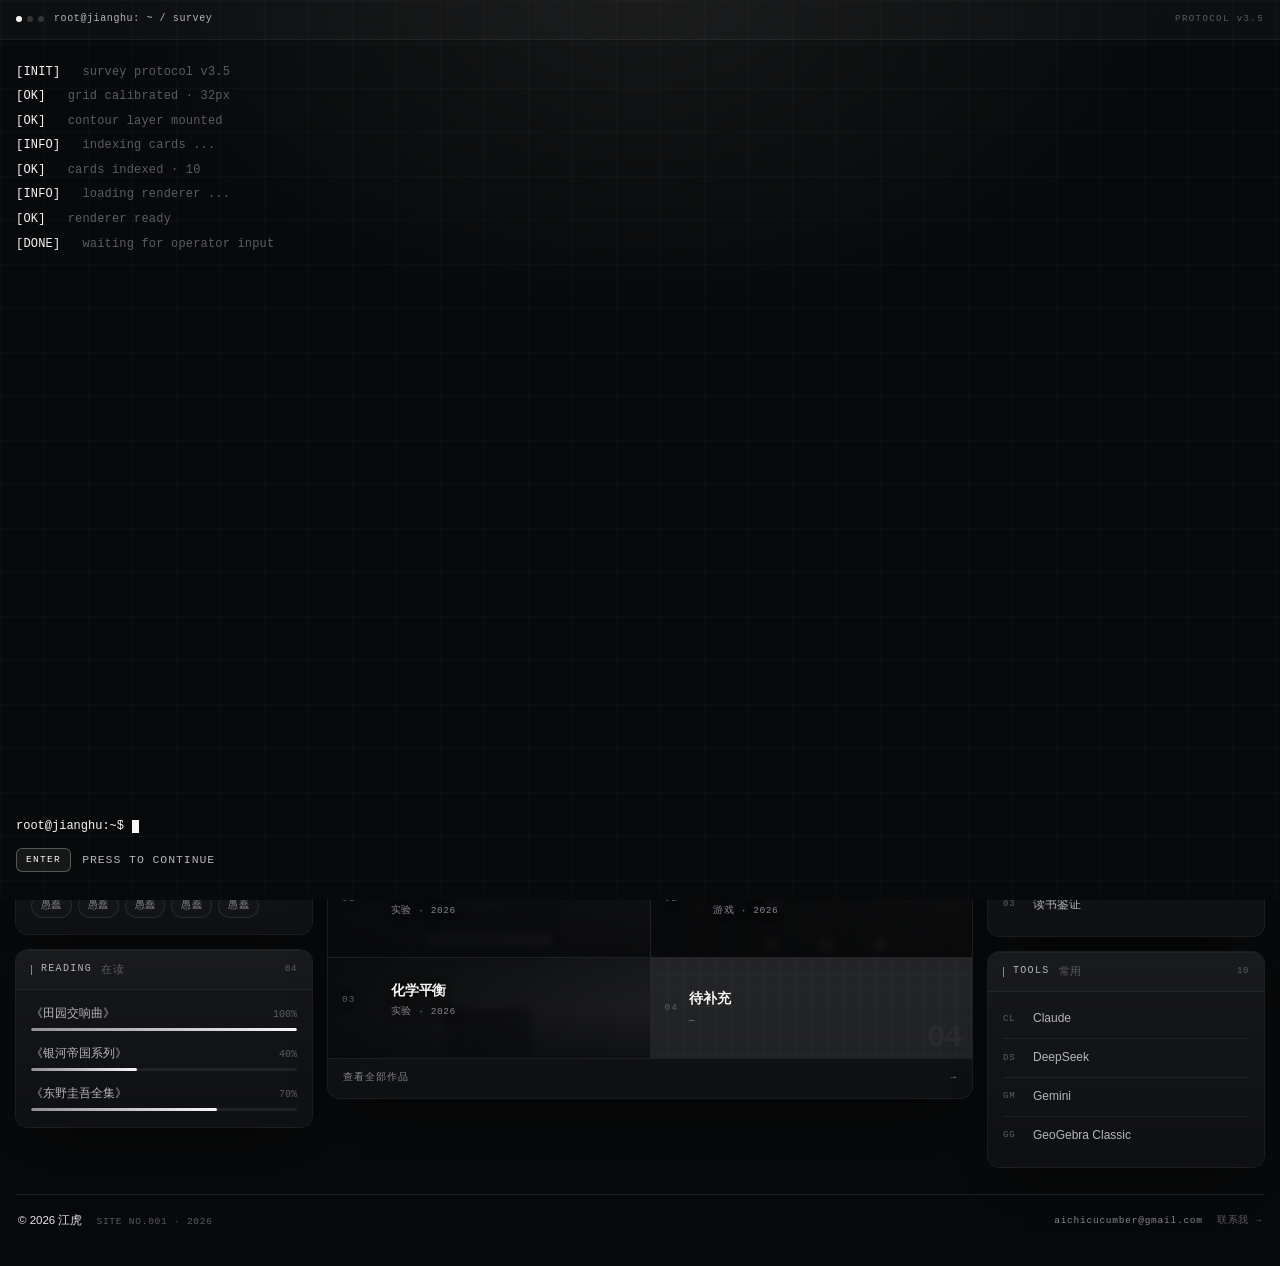
<file: index.html>
<!DOCTYPE html>
<html lang="zh-CN">
<head>
<meta charset="UTF-8" />
<meta name="viewport" content="width=device-width, initial-scale=1" />
<!-- ✏️【改这里】浏览器标签页标题 -->
<title>江虎 · JIANG HU / 个人站</title>
<!-- ✏️【改这里】分享和搜索时显示的简介 -->
<meta name="description" content="江虎的个人站点。记录日常、作品和正在做的事。" />
<meta property="og:title" content="江虎 · JIANG HU" />
<meta property="og:description" content="记录日常、作品和正在做的事。" />
<link rel="icon" href="data:image/svg+xml,%3Csvg xmlns='http://www.w3.org/2000/svg' viewBox='0 0 100 100'%3E%3Crect width='100' height='100' fill='%230A0A0A'/%3E%3Ctext x='50' y='71' font-size='52' font-family='monospace' font-weight='700' fill='%23F8F9FA' text-anchor='middle'%3EJH%3C/text%3E%3C/svg%3E" />
<meta name="theme-color" content="#0a0a0a" />
<link rel="stylesheet" href="assets/style.css" />
<script>
document.documentElement.classList.add('js');
/* 本次会话已经进过站：直接跳过启动遮罩，避免回主页时又弹一次 */
try {
  var _r = document.referrer || '';
  if (_r && _r.indexOf(location.host) !== -1) {
    document.documentElement.classList.add('boot-off');
  }
} catch (e) {}
/* 兜底：如果 main.js 没能执行（比如改坏了一个标签），3 秒后自动撤掉遮罩并显示内容 */
setTimeout(function () {
  if (!window.__bootOK) {
    var b = document.getElementById('boot');
    if (b && b.parentNode) b.parentNode.removeChild(b);
  }
  if (!window.__revealOK) {
    var els = document.querySelectorAll('.panel, .footer');
    for (var i = 0; i < els.length; i++) els[i].classList.add('in');
  }
}, 3000);
</script>
</head>
<body>

<!-- 启动遮罩：打字结束后按回车才会进入 -->
<div class="boot" id="boot" aria-hidden="true">
  <div class="boot-bar">
    <span class="boot-dots"><i></i><i></i><i></i></span>
    <span class="boot-title">root@jianghu: ~ / survey</span>
    <span class="boot-mode">PROTOCOL v3.5</span>
  </div>
  <pre class="boot-log" id="bootLog"></pre>
  <div class="boot-input"><span class="boot-ps">root@jianghu:~$</span><span class="boot-caret"></span></div>
</div>
<noscript><style>.boot{display:none!important}</style></noscript>

<div class="scroll-bar" id="scrollBar" aria-hidden="true"></div>
<canvas class="bg-contours" id="contours" aria-hidden="true"></canvas>
<div class="bg-grid" aria-hidden="true"></div>

<!-- ================= 顶栏 ================= -->
<header class="topbar" id="top">
  <div class="topbar-inner">
    <a class="brand" href="index.html">
      <span class="brand-mark"></span>
      <span class="brand-text">
        <strong>江虎<span class="en"> · JIANG HU</span></strong>
        <small>SITE NO.001 / <span id="clock">--:--:--</span> CST</small>
      </span>
    </a>

    <div class="topbar-stat" aria-hidden="true">
      <span><i class="live"></i>ONLINE</span>
      <span>PAGE 01/05</span>
      <span>BUILD 261021</span>
    </div>

    <nav class="tabs" id="tabs" aria-label="主导航">
      <a href="index.html" class="active">主页</a>
      <a href="about.html">关于</a>
      <a href="work.html">作品</a>
      <a href="updates.html">动态</a>
      <a href="contact.html">联系</a>
    </nav>

  </div>
</header>

<section class="banner">
  <img src="assets/banner.jpg" alt="" aria-hidden="true" />
  <div class="banner-inner">
      <p class="banner-slogan">我是数字</p>
    <span class="banner-tag">SURVEY · 2026</span>
  </div>
</section>

<!-- ================= 主体三栏 ================= -->
<main class="layout">

  <!-- ---------- 左栏 ---------- -->
  <aside class="col-left">

    <section class="panel" id="about">
      <div class="panel-head"><span>PROFILE</span><span class="zh">个人信息</span><span class="idx"></span></div>

      <div class="profile-body">
        <img class="avatar" src="assets/avatar.jpg" alt="江虎" />

        <!-- ✏️【改这里】名字、英文名、职位 -->
        <h1 class="name">江虎</h1>
        <p class="name-en">JIANG HU</p>
        <p class="role">高三学生</p>

        <!-- ✏️【改这里】两三行自我介绍 -->
        <p class="bio">
          我是高三生，我不想做题，我不是做题区，我想上名校，我不想复读。
        </p>
      </div>

      <!-- ✏️【改这里】状态条文字，跑马灯效果 -->
      <div class="ticker"><div class="ticker-track">
        <span>慢一点没关系，别停就行 · KEEP GOING · 高三备考中 ·</span>
        <span aria-hidden="true">慢一点没关系，别停就行 · KEEP GOING · 高三备考中 ·</span>
      </div></div>
    </section>

    <section class="panel">
      <div class="panel-head"><span>LINKS</span><span class="zh">链接</span><span class="idx"></span></div>
      <!-- ✏️【改这里】邮箱地址 -->
      <div class="link-grid link-grid-single">
        <a href="mailto:aichicucumber@gmail.com">
          <svg viewBox="0 0 24 24" width="16" height="16" fill="none" stroke="currentColor" stroke-width="1.5"><rect x="3" y="5" width="18" height="14" rx="1.5"/><path d="m3.5 6.5 8.5 6.5 8.5-6.5"/></svg>
          <span>aichicucumber@gmail.com</span>
        </a>
        <a href="#" class="qq-entry" id="qqEntry">
          <svg viewBox="0 0 24 24" width="16" height="16" fill="none" stroke="currentColor" stroke-width="1.5"><path d="M21 11.5a8.4 8.4 0 0 1-9 8.4 9.6 9.6 0 0 1-3.5-.6L3 21l1.6-4.6A8.3 8.3 0 0 1 3.4 11.5a8.4 8.4 0 0 1 9-8.4 8.4 8.4 0 0 1 8.6 8.4Z"/></svg>
          <span>QQ</span>
          <i class="lock-tag">LOCKED</i>
        </a>
      </div>
    </section>



      <section class="panel">
      <div class="panel-head"><span>TAGS</span><span class="zh">标签</span><span class="idx"></span></div>
      <!-- ✏️【改这里】标签列表，复制一个 span 加一个 -->
      <div class="tags">
        <span>愚蠢</span><span>愚蠢</span><span>愚蠢</span><span>愚蠢</span><span>愚蠢</span>
        <span>愚蠢</span><span>愚蠢</span><span>愚蠢</span><span>愚蠢</span><span>愚蠢</span>
      </div>
    </section>

    <section class="panel">
      <div class="panel-head"><span>READING</span><span class="zh">在读</span><span class="idx"></span></div>
      <!-- ✏️【改这里】书名和读到哪了，--w 要和数字一致 -->
      <div class="bars">
        <div class="bar"><span class="bar-name">《田园交响曲》</span><span class="bar-val">100%</span><i style="--w:100%"></i></div>
        <div class="bar"><span class="bar-name">《银河帝国系列》</span><span class="bar-val">40%</span><i style="--w:40%"></i></div>
        <div class="bar"><span class="bar-name">《东野圭吾全集》</span><span class="bar-val">70%</span><i style="--w:70%"></i></div>
      </div>
    </section>

</aside>

  <!-- ---------- 中栏 ---------- -->
  <div class="col-mid">

    <section class="panel quote">
      <!-- ✏️【改这里】一句你自己的话 -->
      <p class="quote-text" data-split>本质从现象内化而来，行为从现象外化而来。</p>
      <div class="quote-foot">
        <span class="mono">2026.10.21</span>
        <span class="mono dim">/ NOTE-001</span>
      </div>
    </section>

    <section class="panel" id="updates">
      <div class="panel-head"><span>UPDATES</span><span class="zh">更新记录</span><span class="idx"></span></div>
      <!-- ✏️【改这里】每条 = 日期 + 分类 + 标题。复制一行 <li> 就能加一条 -->
      <ul class="updates">
      <li>
        <span class="date">261021</span>
        <span class="tag">日常</span>
        <span class="title">个人站正式上线
          <span class="sub">换了新的样子</span>
        </span>
      </li>
      <li>
        <span class="date">261021</span>
        <span class="tag">日常</span>
        <span class="title">换成自己的头像和邮箱
        </span>
      </li>
      <li>
        <span class="date">261018</span>
        <span class="tag">日常</span>
        <span class="title">开始整理以前做过的东西
          <span class="sub">准备陆续搬到作品页</span>
        </span>
      </li>
      <li>
        <span class="date">261012</span>
        <span class="tag">记录</span>
        <span class="title">重新翻了一遍高一的书
          <span class="sub">发现当时根本没懂</span>
        </span>
      </li>
      <li>
        <span class="date">260928</span>
        <span class="tag">心情</span>
        <span class="title">连续一周没睡好
          <span class="sub">晚上躺下脑子停不下来</span>
        </span>
      </li>
      <li>
        <span class="date">260915</span>
        <span class="tag">日常</span>
        <span class="title">把手机调成黑白
          <span class="sub">确实没那么想玩了</span>
        </span>
      </li>
      <li>
        <span class="date">260901</span>
        <span class="tag">心情</span>
        <span class="title">开学第一周
          <span class="sub">作息还没倒过来</span>
        </span>
      </li>
    </ul>
      <a class="more-link" href="updates.html"><span>查看全部动态</span><span>→</span></a>
    </section>

    <section class="panel" id="gallery">
      <div class="panel-head"><span>GALLERY</span><span class="zh">作品集</span><span class="idx"></span></div>
      <!-- ✏️【改这里】每格作品：改编号、名字、类型、年份、链接 -->
      <div class="gallery">
        <a class="shot shot-a has-img" data-idx="01" href="works/terrain-survey.html" target="_blank" rel="noopener">
          <img class="shot-img" src="works/thumbs/terrain-survey.jpg" alt="" loading="lazy" />
          <span class="shot-idx">01</span>
          <span class="shot-name">地形测绘</span>
          <span class="shot-meta">实验 · 2026</span>
          <span class="shot-go">VIEW →</span>
        </a>

        <a class="shot shot-b has-img" data-idx="02" href="works/tank-aim.html" target="_blank" rel="noopener">
          <img class="shot-img" src="works/thumbs/tank-aim.jpg" alt="" loading="lazy" />
          <span class="shot-idx">02</span>
          <span class="shot-name">装甲坦克</span>
          <span class="shot-meta">游戏 · 2026</span>
          <span class="shot-go">VIEW →</span>
        </a>

        <a class="shot shot-c has-img" data-idx="03" href="works/chem-equilibrium.html" target="_blank" rel="noopener">
          <img class="shot-img" src="works/thumbs/chem-equilibrium.jpg" alt="" loading="lazy" />
          <span class="shot-idx">03</span>
          <span class="shot-name">化学平衡</span>
          <span class="shot-meta">实验 · 2026</span>
          <span class="shot-go">VIEW →</span>
        </a>

        <a class="shot shot-d" data-idx="04" href="#" target="_blank" rel="noopener">
          <span class="shot-idx">04</span>
          <span class="shot-name">待补充</span>
          <span class="shot-meta">—</span>
          <span class="shot-go">VIEW →</span>
        </a>
      </div>
      <a class="more-link" href="work.html"><span>查看全部作品</span><span>→</span></a>
    </section>

  </div>

  <!-- ---------- 右栏 ---------- -->
  <aside class="col-right">

    <section class="panel">
      <div class="panel-head"><span>MANIFEST</span><span class="zh">档案</span><span class="idx"></span></div>
      <!-- ✏️【改这里】右侧档案读数 -->
      <dl class="readout">
        <div><dt>坐标</dt><dd>江苏 · 北京</dd></div>
        <div><dt>身份</dt><dd>高三学生</dd></div>
        <div><dt>开始</dt><dd>2009</dd></div>
        <div><dt>状态</dt><dd><i class="live"></i>备考中</dd></div>
      </dl>
    </section>

    <section class="panel">
      <div class="panel-head"><span>SKILLS</span><span class="zh">能力</span><span class="idx"></span></div>
      <!-- ✏️【改这里】技能条：改名字、数字，以及 --w 的百分比 -->
      <div class="bars">
        <div class="bar"><span class="bar-name">睡觉</span><span class="bar-val">40%</span><i style="--w:40%"></i></div>
        <div class="bar"><span class="bar-name">数学</span><span class="bar-val">10%</span><i style="--w:10%"></i></div>
        <div class="bar"><span class="bar-name">物理</span><span class="bar-val">30%</span><i style="--w:30%"></i></div>
        <div class="bar"><span class="bar-name">偷懒</span><span class="bar-val">90%</span><i style="--w:90%"></i></div>
        <div class="bar"><span class="bar-name">抑郁</span><span class="bar-val">70%</span><i style="--w:70%"></i></div>
      </div>
    </section>

    <section class="panel">
      <div class="panel-head"><span>HOBBY</span><span class="zh">爱好</span><span class="idx"></span></div>
      <!-- ✏️【改这里】爱好列表，复制一行 <li> 加一项 -->
      <ul class="tools">
        <li><span class="mono dim">01</span>明日方舟 · 终末地</li>
        <li><span class="mono dim">02</span>戒番</li>
        <li><span class="mono dim">03</span>读书鉴证</li>
      </ul>
    </section>

    <section class="panel">
      <div class="panel-head"><span>TOOLS</span><span class="zh">常用</span><span class="idx"></span></div>
      <!-- ✏️【改这里】常用工具清单 -->
      <ul class="tools">
        <li><span class="mono dim">CL</span>Claude</li>
        <li><span class="mono dim">DS</span>DeepSeek</li>
        <li><span class="mono dim">GM</span>Gemini</li>
        <li><span class="mono dim">GG</span>GeoGebra Classic</li>
      </ul>
    </section>

  </aside>

</main>

<!-- ================= 页脚 ================= -->
<footer class="footer" id="contact">
  <div class="footer-left">
    <!-- ✏️【改这里】页脚名字 -->
    <strong>© 2026 江虎</strong>
    <span class="mono dim">SITE NO.001 · 2026</span>
  </div>
  <div class="footer-right">
    <a href="mailto:aichicucumber@gmail.com" class="mono">aichicucumber@gmail.com</a>
    <a href="contact.html" class="mono dim">联系我 →</a>
  </div>
</footer>


<div class="lock" id="qqLock" hidden>
  <div class="lock-box" role="dialog" aria-modal="true" aria-labelledby="qqQ">
    <div class="lock-head"><span>ACCESS CONTROL</span><span>QC-01</span></div>
    <p class="lock-q" id="qqQ">小明的炮友叫什么？</p>
    <form class="lock-form" id="qqForm" autocomplete="off">
      <input type="text" id="qqInput" placeholder="输入答案" aria-label="答案" />
      <button type="submit">解锁</button>
    </form>
    <p class="lock-msg" id="qqMsg"></p>
    <button class="lock-close" id="qqClose" type="button">关闭</button>
  </div>
</div>

<script src="assets/contours.js"></script>
<script src="assets/fog.js"></script>
<script src="assets/main.js"></script>
</body>
</html>
</file>
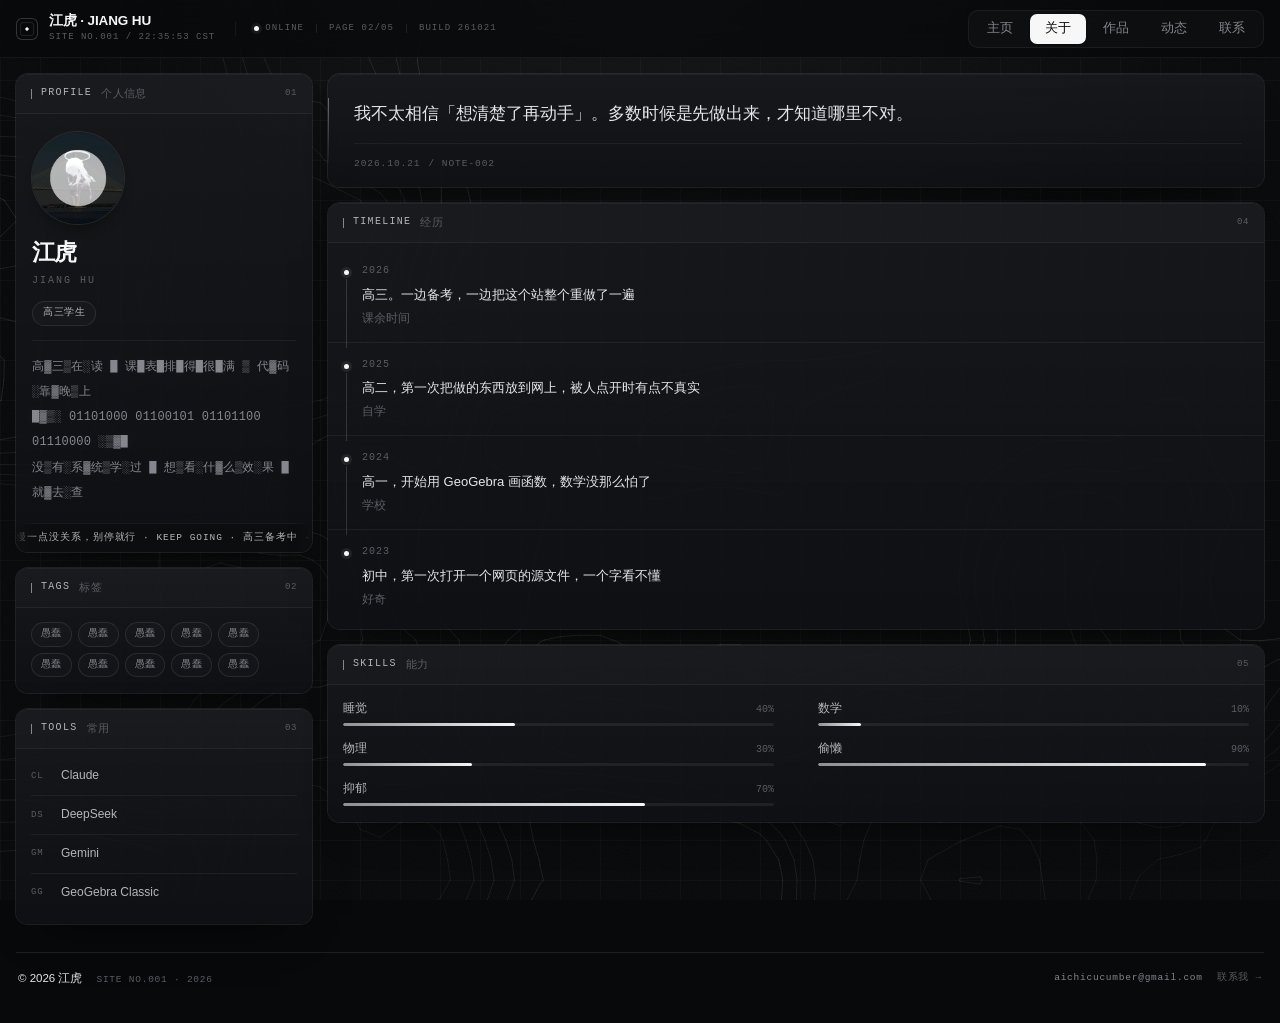
<file: about.html>
<!DOCTYPE html>
<html lang="zh-CN">
<head>
<meta charset="UTF-8" />
<meta name="viewport" content="width=device-width, initial-scale=1" />
<!-- ✏️【改这里】浏览器标签页标题 -->
<title>关于 · 江虎 JIANG HU</title>
<meta name="description" content="关于江虎：经历、在做的事、常用的工具。" />
<link rel="icon" href="data:image/svg+xml,%3Csvg xmlns='http://www.w3.org/2000/svg' viewBox='0 0 100 100'%3E%3Crect width='100' height='100' fill='%230A0A0A'/%3E%3Ctext x='50' y='71' font-size='52' font-family='monospace' font-weight='700' fill='%23F8F9FA' text-anchor='middle'%3EJH%3C/text%3E%3C/svg%3E" />
<meta name="theme-color" content="#0a0a0a" />
<link rel="stylesheet" href="assets/style.css" />
<script>
document.documentElement.classList.add('js');
/* 兜底：main.js 没跑起来时也要显示内容 */
setTimeout(function () {
  if (!window.__revealOK) {
    var els = document.querySelectorAll('.panel, .footer');
    for (var i = 0; i < els.length; i++) els[i].classList.add('in');
  }
}, 3000);
</script>
</head>
<body>

<div class="scroll-bar" id="scrollBar" aria-hidden="true"></div>
<canvas class="bg-contours" id="contours" aria-hidden="true"></canvas>
<div class="bg-grid" aria-hidden="true"></div>

<header class="topbar" id="top">
  <div class="topbar-inner">
    <a class="brand" href="index.html">
      <span class="brand-mark"></span>
      <span class="brand-text">
        <strong>江虎<span class="en"> · JIANG HU</span></strong>
        <small>SITE NO.001 / <span id="clock">--:--:--</span> CST</small>
      </span>
    </a>

    <div class="topbar-stat" aria-hidden="true">
      <span><i class="live"></i>ONLINE</span>
      <span>PAGE 02/05</span>
      <span>BUILD 261021</span>
    </div>

    <nav class="tabs" id="tabs" aria-label="主导航">
      <a href="index.html">主页</a>
      <a href="about.html" class="active">关于</a>
      <a href="work.html">作品</a>
      <a href="updates.html">动态</a>
      <a href="contact.html">联系</a>
    </nav>

  </div>
</header>

<main class="layout layout-2">

  <!-- ---------- 左栏 ---------- -->
  <aside class="col-left">

    <section class="panel">
      <div class="panel-head"><span>PROFILE</span><span class="zh">个人信息</span><span class="idx"></span></div>

      <div class="profile-body">
        <img class="avatar" src="assets/avatar.jpg" alt="江虎" />

        <!-- ✏️【改这里】名字、英文名、职位 -->
        <h1 class="name">江虎</h1>
        <p class="name-en">JIANG HU</p>
        <p class="role">高三学生</p>

        <!-- ✏️【改这里】自我介绍 -->
        <p class="bio bio-glitch">
          高▓三▒在░读 █ 课█表█排█得█很█满 ▒ 代▓码░靠▓晚▒上<br />
          █▓▒░ 01101000 01100101 01101100 01110000 ░▒▓█<br />
          没▒有░系▓统▒学░过 █ 想▒看░什▓么▒效░果 █ 就▓去░查
        </p>
      </div>

      <!-- ✏️【改这里】状态条文字 -->
      <div class="ticker"><div class="ticker-track">
        <span>慢一点没关系，别停就行 · KEEP GOING · 高三备考中 ·</span>
        <span aria-hidden="true">慢一点没关系，别停就行 · KEEP GOING · 高三备考中 ·</span>
      </div></div>
    </section>

    <section class="panel">
      <div class="panel-head"><span>TAGS</span><span class="zh">标签</span><span class="idx"></span></div>
      <!-- ✏️【改这里】标签 -->
            <div class="tags">
        <span>愚蠢</span><span>愚蠢</span><span>愚蠢</span><span>愚蠢</span><span>愚蠢</span>
        <span>愚蠢</span><span>愚蠢</span><span>愚蠢</span><span>愚蠢</span><span>愚蠢</span>
      </div>
    </section>

    <section class="panel">
      <div class="panel-head"><span>TOOLS</span><span class="zh">常用</span><span class="idx"></span></div>
      <!-- ✏️【改这里】常用工具 -->
      <ul class="tools">
        <li><span class="mono dim">CL</span>Claude</li>
        <li><span class="mono dim">DS</span>DeepSeek</li>
        <li><span class="mono dim">GM</span>Gemini</li>
        <li><span class="mono dim">GG</span>GeoGebra Classic</li>
      </ul>
    </section>

  </aside>

  <!-- ---------- 中栏 ---------- -->
  <div class="col-mid">

    <section class="panel quote">
      <!-- ✏️【改这里】一段你自己的话 -->
      <p class="quote-text" data-split>我不太相信「想清楚了再动手」。多数时候是先做出来，才知道哪里不对。</p>
      <div class="quote-foot">
        <span class="mono">2026.10.21</span>
        <span class="mono dim">/ NOTE-002</span>
      </div>
    </section>

    <section class="panel">
      <div class="panel-head"><span>TIMELINE</span><span class="zh">经历</span><span class="idx"></span></div>
      <!-- ✏️【改这里】每条 = 年份 + 做了什么 + 在哪。复制一行 <li> 加一条 -->
            <ul class="timeline">
        <li>
          <span class="year">2026</span>
          <div class="what">高三。一边备考，一边把这个站整个重做了一遍</div>
          <div class="where">课余时间</div>
        </li>
        <li>
          <span class="year">2025</span>
          <div class="what">高二，第一次把做的东西放到网上，被人点开时有点不真实</div>
          <div class="where">自学</div>
        </li>
        <li>
          <span class="year">2024</span>
          <div class="what">高一，开始用 GeoGebra 画函数，数学没那么怕了</div>
          <div class="where">学校</div>
        </li>
        <li>
          <span class="year">2023</span>
          <div class="what">初中，第一次打开一个网页的源文件，一个字看不懂</div>
          <div class="where">好奇</div>
        </li>
      </ul>
    </section>

    <section class="panel">
      <div class="panel-head"><span>SKILLS</span><span class="zh">能力</span><span class="idx"></span></div>
      <!-- ✏️【改这里】技能名、百分比，--w 要和数字一致 -->
      <div class="bars">
        <div class="bar"><span class="bar-name">睡觉</span><span class="bar-val">40%</span><i style="--w:40%"></i></div>
        <div class="bar"><span class="bar-name">数学</span><span class="bar-val">10%</span><i style="--w:10%"></i></div>
        <div class="bar"><span class="bar-name">物理</span><span class="bar-val">30%</span><i style="--w:30%"></i></div>
        <div class="bar"><span class="bar-name">偷懒</span><span class="bar-val">90%</span><i style="--w:90%"></i></div>
        <div class="bar"><span class="bar-name">抑郁</span><span class="bar-val">70%</span><i style="--w:70%"></i></div>
      </div>
    </section>

  </div>

</main>

<footer class="footer">
  <div class="footer-left">
    <strong>© 2026 江虎</strong>
    <span class="mono dim">SITE NO.001 · 2026</span>
  </div>
  <div class="footer-right">
    <a href="mailto:aichicucumber@gmail.com" class="mono">aichicucumber@gmail.com</a>
    <a href="contact.html" class="mono dim">联系我 →</a>
  </div>
</footer>

<script src="assets/contours.js"></script>
<script src="assets/main.js"></script>
</body>
</html>
</file>
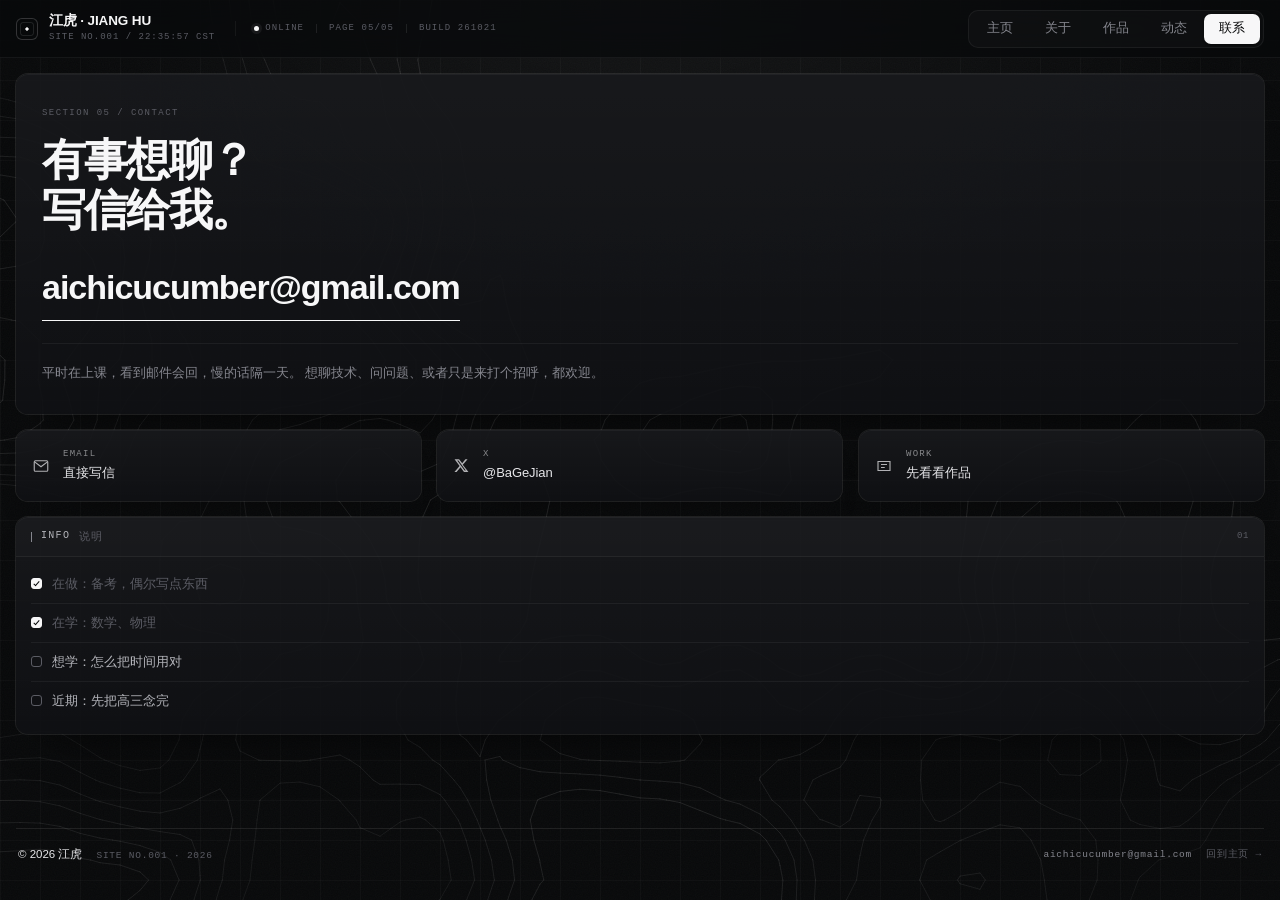
<file: contact.html>
<!DOCTYPE html>
<html lang="zh-CN">
<head>
<meta charset="UTF-8" />
<meta name="viewport" content="width=device-width, initial-scale=1" />
<!-- ✏️【改这里】浏览器标签页标题 -->
<title>联系 · 江虎 JIANG HU</title>
<meta name="description" content="找江虎：邮箱、GitHub、合作的几种方式。" />
<link rel="icon" href="data:image/svg+xml,%3Csvg xmlns='http://www.w3.org/2000/svg' viewBox='0 0 100 100'%3E%3Crect width='100' height='100' fill='%230A0A0A'/%3E%3Ctext x='50' y='71' font-size='52' font-family='monospace' font-weight='700' fill='%23F8F9FA' text-anchor='middle'%3EJH%3C/text%3E%3C/svg%3E" />
<meta name="theme-color" content="#0a0a0a" />
<link rel="stylesheet" href="assets/style.css" />
<script>
document.documentElement.classList.add('js');
setTimeout(function () {
  if (!window.__revealOK) {
    var els = document.querySelectorAll('.panel, .footer, .contact-card');
    for (var i = 0; i < els.length; i++) els[i].classList.add('in');
  }
}, 3000);
</script>
</head>
<body>

<div class="scroll-bar" id="scrollBar" aria-hidden="true"></div>
<canvas class="bg-contours" id="contours" aria-hidden="true"></canvas>
<div class="bg-grid" aria-hidden="true"></div>

<header class="topbar" id="top">
  <div class="topbar-inner">
    <a class="brand" href="index.html">
      <span class="brand-mark"></span>
      <span class="brand-text">
        <strong>江虎<span class="en"> · JIANG HU</span></strong>
        <small>SITE NO.001 / <span id="clock">--:--:--</span> CST</small>
      </span>
    </a>

    <div class="topbar-stat" aria-hidden="true">
      <span><i class="live"></i>ONLINE</span>
      <span>PAGE 05/05</span>
      <span>BUILD 261021</span>
    </div>

    <nav class="tabs" id="tabs" aria-label="主导航">
      <a href="index.html">主页</a>
      <a href="about.html">关于</a>
      <a href="work.html">作品</a>
      <a href="updates.html">动态</a>
      <a href="contact.html" class="active">联系</a>
    </nav>

  </div>
</header>

<main class="page">

  <section class="panel">
    <div class="contact-hero">
      <p class="eyebrow-mono">SECTION 05 / CONTACT</p>
      <!-- ✏️【改这里】标题和说明 -->
      <h1>有事想聊？<br />写信给我。</h1>
      <!-- ✏️【改这里】邮箱（两处都要改） -->
      <a class="contact-mail" href="mailto:aichicucumber@gmail.com">aichicucumber@gmail.com</a>
      <p class="contact-note">
        平时在上课，看到邮件会回，慢的话隔一天。
        想聊技术、问问题、或者只是来打个招呼，都欢迎。
      </p>
    </div>
  </section>

  <div class="contact-grid">

    <!-- ✏️【改这里】把 href 换成你自己的地址 -->
    <a class="contact-card" href="mailto:aichicucumber@gmail.com">
      <svg viewBox="0 0 24 24" width="18" height="18" fill="none" stroke="currentColor" stroke-width="1.5"><rect x="3" y="5" width="18" height="14" rx="1.5"/><path d="m3.5 6.5 8.5 6.5 8.5-6.5"/></svg>
      <span><span class="k">EMAIL</span><span class="v">直接写信</span></span>
    </a>

    <a class="contact-card" href="https://x.com/BaGeJian" target="_blank" rel="noopener">
      <svg viewBox="0 0 24 24" width="17" height="17" fill="currentColor"><path d="M17.5 3h3.1l-6.8 7.8L21.8 21h-6.3l-4.9-6.4L5.1 21H2l7.3-8.3L2.2 3h6.4l4.4 5.9L17.5 3Zm-1.1 16.1h1.7L7.7 4.8H5.9l10.5 14.3Z"/></svg>
      <span><span class="k">X</span><span class="v">@BaGeJian</span></span>
    </a>

    <a class="contact-card" href="work.html">
      <svg viewBox="0 0 24 24" width="18" height="18" fill="none" stroke="currentColor" stroke-width="1.5"><path d="M4 6h16v12H4z"/><path d="M8 10h8M8 14h5"/></svg>
      <span><span class="k">WORK</span><span class="v">先看看作品</span></span>
    </a>

  </div>

  <section class="panel">
    <div class="panel-head"><span>INFO</span><span class="zh">说明</span><span class="idx"></span></div>
    <!-- ✏️【改这里】在做什么、在学什么 -->
        <ul class="now">
      <li class="done"><span class="box"></span>在做：备考，偶尔写点东西</li>
      <li class="done"><span class="box"></span>在学：数学、物理</li>
      <li><span class="box"></span>想学：怎么把时间用对</li>
      <li><span class="box"></span>近期：先把高三念完</li>
    </ul>
  </section>

</main>

<footer class="footer">
  <div class="footer-left">
    <strong>© 2026 江虎</strong>
    <span class="mono dim">SITE NO.001 · 2026</span>
  </div>
  <div class="footer-right">
    <a href="mailto:aichicucumber@gmail.com" class="mono">aichicucumber@gmail.com</a>
    <a href="index.html" class="mono dim">回到主页 →</a>
  </div>
</footer>

<script src="assets/contours.js"></script>
<script src="assets/main.js"></script>
</body>
</html>
</file>
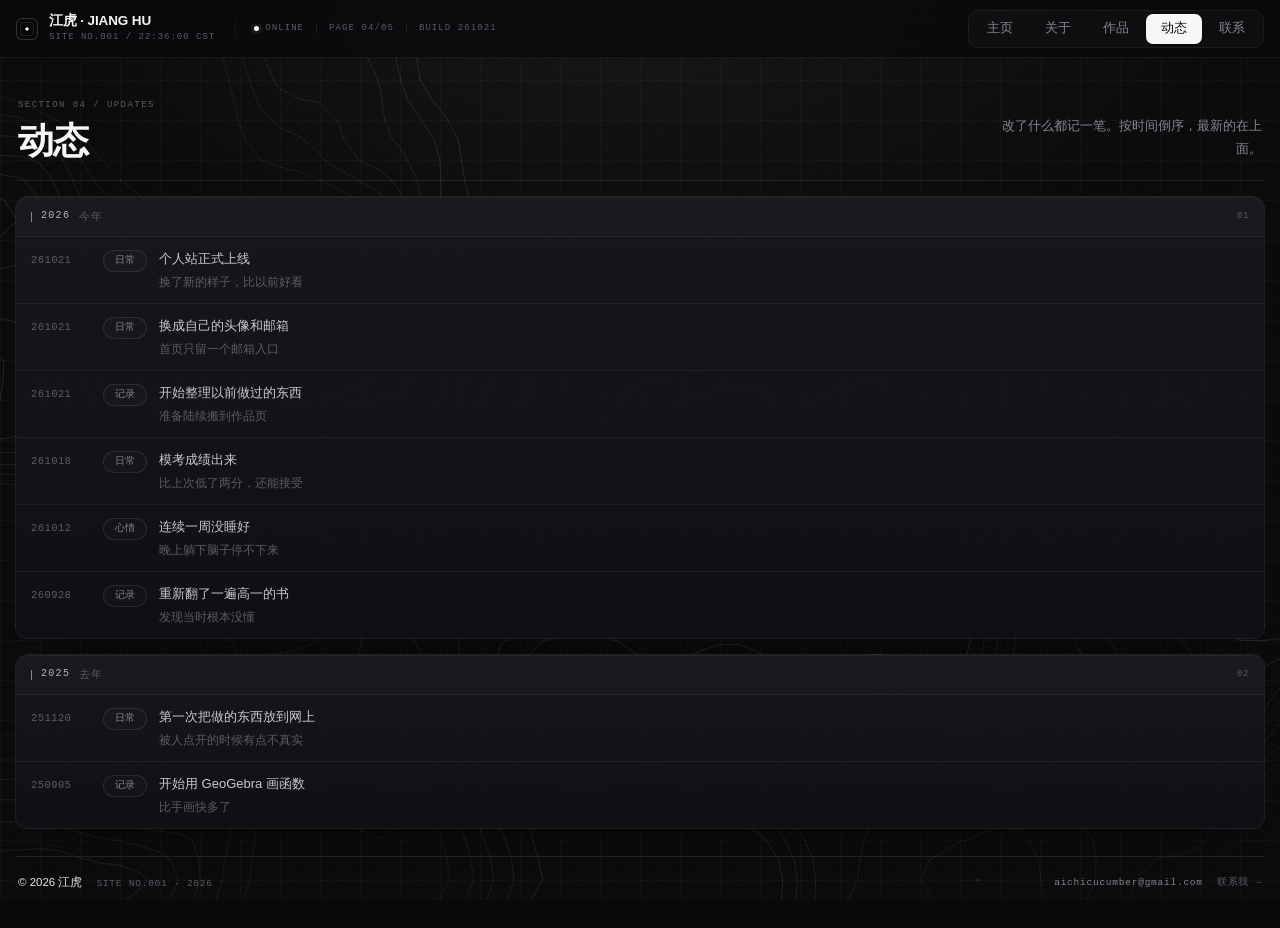
<file: updates.html>
<!DOCTYPE html>
<html lang="zh-CN">
<head>
<meta charset="UTF-8" />
<meta name="viewport" content="width=device-width, initial-scale=1" />
<!-- ✏️【改这里】浏览器标签页标题 -->
<title>动态 · 江虎 JIANG HU</title>
<meta name="description" content="最近在做什么、改了什么、踩了什么坑。" />
<link rel="icon" href="data:image/svg+xml,%3Csvg xmlns='http://www.w3.org/2000/svg' viewBox='0 0 100 100'%3E%3Crect width='100' height='100' fill='%230A0A0A'/%3E%3Ctext x='50' y='71' font-size='52' font-family='monospace' font-weight='700' fill='%23F8F9FA' text-anchor='middle'%3EJH%3C/text%3E%3C/svg%3E" />
<meta name="theme-color" content="#0a0a0a" />
<link rel="stylesheet" href="assets/style.css" />
<script>
document.documentElement.classList.add('js');
setTimeout(function () {
  if (!window.__revealOK) {
    var els = document.querySelectorAll('.panel, .footer');
    for (var i = 0; i < els.length; i++) els[i].classList.add('in');
  }
}, 3000);
</script>
</head>
<body>

<div class="scroll-bar" id="scrollBar" aria-hidden="true"></div>
<canvas class="bg-contours" id="contours" aria-hidden="true"></canvas>
<div class="bg-grid" aria-hidden="true"></div>

<header class="topbar" id="top">
  <div class="topbar-inner">
    <a class="brand" href="index.html">
      <span class="brand-mark"></span>
      <span class="brand-text">
        <strong>江虎<span class="en"> · JIANG HU</span></strong>
        <small>SITE NO.001 / <span id="clock">--:--:--</span> CST</small>
      </span>
    </a>

    <div class="topbar-stat" aria-hidden="true">
      <span><i class="live"></i>ONLINE</span>
      <span>PAGE 04/05</span>
      <span>BUILD 261021</span>
    </div>

    <nav class="tabs" id="tabs" aria-label="主导航">
      <a href="index.html">主页</a>
      <a href="about.html">关于</a>
      <a href="work.html">作品</a>
      <a href="updates.html" class="active">动态</a>
      <a href="contact.html">联系</a>
    </nav>

  </div>
</header>

<main class="page">

  <div class="page-head">
    <div>
      <p class="eyebrow-mono">SECTION 04 / UPDATES</p>
      <h1>动态</h1>
    </div>
    <!-- ✏️【改这里】页面右上角的一句说明 -->
    <p class="page-desc">改了什么都记一笔。按时间倒序，最新的在上面。</p>
  </div>

  <section class="panel">
    <div class="panel-head"><span>2026</span><span class="zh">今年</span><span class="idx"></span></div>
    <!-- ✏️【改这里】每条 = 日期（YYMMDD）+ 分类 + 标题 + 一行摘要。复制一行 <li> 加一条 -->
    <ul class="updates updates-full">
      <li>
        <span class="date">261021</span>
        <span class="tag">日常</span>
        <span class="title">个人站正式上线
          <span class="sub">换了新的样子，比以前好看</span>
        </span>
      </li>
      <li>
        <span class="date">261021</span>
        <span class="tag">日常</span>
        <span class="title">换成自己的头像和邮箱
          <span class="sub">首页只留一个邮箱入口</span>
        </span>
      </li>
      <li>
        <span class="date">261021</span>
        <span class="tag">记录</span>
        <span class="title">开始整理以前做过的东西
          <span class="sub">准备陆续搬到作品页</span>
        </span>
      </li>
      <li>
        <span class="date">261018</span>
        <span class="tag">日常</span>
        <span class="title">模考成绩出来
          <span class="sub">比上次低了两分，还能接受</span>
        </span>
      </li>
      <li>
        <span class="date">261012</span>
        <span class="tag">心情</span>
        <span class="title">连续一周没睡好
          <span class="sub">晚上躺下脑子停不下来</span>
        </span>
      </li>
      <li>
        <span class="date">260928</span>
        <span class="tag">记录</span>
        <span class="title">重新翻了一遍高一的书
          <span class="sub">发现当时根本没懂</span>
        </span>
      </li>
    </ul>
  </section>

  <section class="panel">
    <div class="panel-head"><span>2025</span><span class="zh">去年</span><span class="idx"></span></div>
    <!-- ✏️【改这里】往年的记录，不要就整段删掉 -->
    <ul class="updates updates-full">
      <li>
        <span class="date">251120</span>
        <span class="tag">日常</span>
        <span class="title">第一次把做的东西放到网上
          <span class="sub">被人点开的时候有点不真实</span>
        </span>
      </li>
      <li>
        <span class="date">250905</span>
        <span class="tag">记录</span>
        <span class="title">开始用 GeoGebra 画函数
          <span class="sub">比手画快多了</span>
        </span>
      </li>
    </ul>
  </section>

</main>

<footer class="footer">
  <div class="footer-left">
    <strong>© 2026 江虎</strong>
    <span class="mono dim">SITE NO.001 · 2026</span>
  </div>
  <div class="footer-right">
    <a href="mailto:aichicucumber@gmail.com" class="mono">aichicucumber@gmail.com</a>
    <a href="contact.html" class="mono dim">联系我 →</a>
  </div>
</footer>

<script src="assets/contours.js"></script>
<script src="assets/main.js"></script>
</body>
</html>
</file>
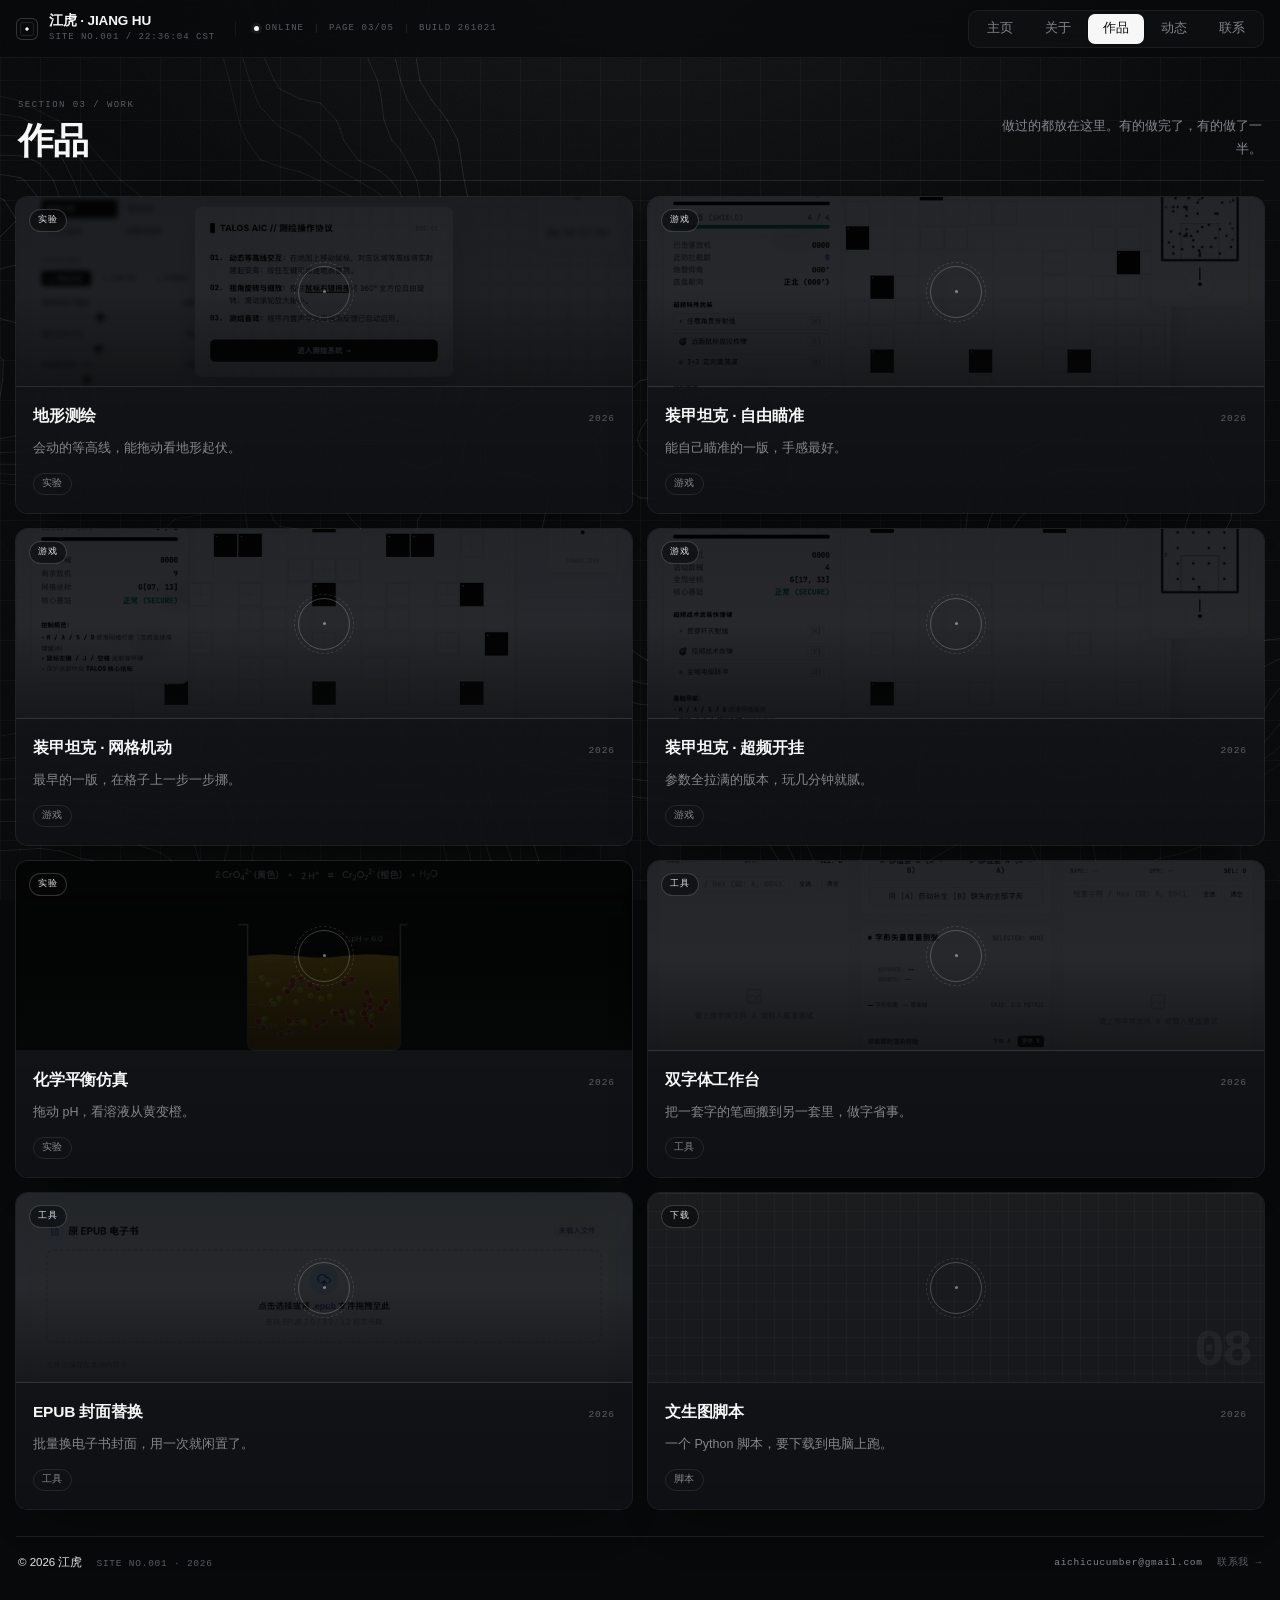
<file: work.html>
<!DOCTYPE html>
<html lang="zh-CN">
<head>
<meta charset="UTF-8" />
<meta name="viewport" content="width=device-width, initial-scale=1" />
<!-- ✏️【改这里】浏览器标签页标题 -->
<title>作品 · 江虎 JIANG HU</title>
<meta name="description" content="做过的东西：网页、交互实验、小工具。" />
<link rel="icon" href="data:image/svg+xml,%3Csvg xmlns='http://www.w3.org/2000/svg' viewBox='0 0 100 100'%3E%3Crect width='100' height='100' fill='%230A0A0A'/%3E%3Ctext x='50' y='71' font-size='52' font-family='monospace' font-weight='700' fill='%23F8F9FA' text-anchor='middle'%3EJH%3C/text%3E%3C/svg%3E" />
<meta name="theme-color" content="#0a0a0a" />
<link rel="stylesheet" href="assets/style.css" />
<script>
document.documentElement.classList.add('js');
setTimeout(function () {
  if (!window.__revealOK) {
    var els = document.querySelectorAll('.panel, .footer, .work-card');
    for (var i = 0; i < els.length; i++) els[i].classList.add('in');
  }
}, 3000);
</script>
</head>
<body>

<div class="scroll-bar" id="scrollBar" aria-hidden="true"></div>
<canvas class="bg-contours" id="contours" aria-hidden="true"></canvas>
<div class="bg-grid" aria-hidden="true"></div>

<header class="topbar" id="top">
  <div class="topbar-inner">
    <a class="brand" href="index.html">
      <span class="brand-mark"></span>
      <span class="brand-text">
        <strong>江虎<span class="en"> · JIANG HU</span></strong>
        <small>SITE NO.001 / <span id="clock">--:--:--</span> CST</small>
      </span>
    </a>

    <div class="topbar-stat" aria-hidden="true">
      <span><i class="live"></i>ONLINE</span>
      <span>PAGE 03/05</span>
      <span>BUILD 261021</span>
    </div>

    <nav class="tabs" id="tabs" aria-label="主导航">
      <a href="index.html">主页</a>
      <a href="about.html">关于</a>
      <a href="work.html" class="active">作品</a>
      <a href="updates.html">动态</a>
      <a href="contact.html">联系</a>
    </nav>

  </div>
</header>

<main class="page">

  <div class="page-head">
    <div>
      <p class="eyebrow-mono">SECTION 03 / WORK</p>
      <h1>作品</h1>
    </div>
    <!-- ✏️【改这里】页面右上角的一句话说明 -->
    <p class="page-desc">做过的都放在这里。有的做完了，有的做了一半。</p>
  </div>

  <div class="work-grid">

    <a class="work-card" href="works/terrain-survey.html" target="_blank" rel="noopener">
      <div class="work-thumb has-img" style="background-image:url('works/thumbs/terrain-survey.jpg')"><b>01</b><span class="badge">实验</span></div>
      <div class="work-body">
        <div class="work-title">地形测绘<span>2026</span></div>
        <p class="work-desc">会动的等高线，能拖动看地形起伏。</p>
        <div class="work-tags"><i>实验</i></div>
      </div>
    </a>

    <a class="work-card" href="works/tank-aim.html" target="_blank" rel="noopener">
      <div class="work-thumb has-img" style="background-image:url('works/thumbs/tank-aim.jpg')"><b>02</b><span class="badge">游戏</span></div>
      <div class="work-body">
        <div class="work-title">装甲坦克 · 自由瞄准<span>2026</span></div>
        <p class="work-desc">能自己瞄准的一版，手感最好。</p>
        <div class="work-tags"><i>游戏</i></div>
      </div>
    </a>

    <a class="work-card" href="works/tank-grid.html" target="_blank" rel="noopener">
      <div class="work-thumb has-img" style="background-image:url('works/thumbs/tank-grid.jpg')"><b>03</b><span class="badge">游戏</span></div>
      <div class="work-body">
        <div class="work-title">装甲坦克 · 网格机动<span>2026</span></div>
        <p class="work-desc">最早的一版，在格子上一步一步挪。</p>
        <div class="work-tags"><i>游戏</i></div>
      </div>
    </a>

    <a class="work-card" href="works/tank-overclock.html" target="_blank" rel="noopener">
      <div class="work-thumb has-img" style="background-image:url('works/thumbs/tank-overclock.jpg')"><b>04</b><span class="badge">游戏</span></div>
      <div class="work-body">
        <div class="work-title">装甲坦克 · 超频开挂<span>2026</span></div>
        <p class="work-desc">参数全拉满的版本，玩几分钟就腻。</p>
        <div class="work-tags"><i>游戏</i></div>
      </div>
    </a>

    <a class="work-card" href="works/chem-equilibrium.html" target="_blank" rel="noopener">
      <div class="work-thumb has-img" style="background-image:url('works/thumbs/chem-equilibrium.jpg')"><b>05</b><span class="badge">实验</span></div>
      <div class="work-body">
        <div class="work-title">化学平衡仿真<span>2026</span></div>
        <p class="work-desc">拖动 pH，看溶液从黄变橙。</p>
        <div class="work-tags"><i>实验</i></div>
      </div>
    </a>

    <a class="work-card" href="works/font-workbench.html" target="_blank" rel="noopener">
      <div class="work-thumb has-img" style="background-image:url('works/thumbs/font-workbench.jpg')"><b>06</b><span class="badge">工具</span></div>
      <div class="work-body">
        <div class="work-title">双字体工作台<span>2026</span></div>
        <p class="work-desc">把一套字的笔画搬到另一套里，做字省事。</p>
        <div class="work-tags"><i>工具</i></div>
      </div>
    </a>

    <a class="work-card" href="works/epub-cover.html" target="_blank" rel="noopener">
      <div class="work-thumb has-img" style="background-image:url('works/thumbs/epub-cover.jpg')"><b>07</b><span class="badge">工具</span></div>
      <div class="work-body">
        <div class="work-title">EPUB 封面替换<span>2026</span></div>
        <p class="work-desc">批量换电子书封面，用一次就闲置了。</p>
        <div class="work-tags"><i>工具</i></div>
      </div>
    </a>

    <a class="work-card" href="works/text2image.py" download target="_blank" rel="noopener">
      <div class="work-thumb"><b>08</b><span class="badge">下载</span></div>
      <div class="work-body">
        <div class="work-title">文生图脚本<span>2026</span></div>
        <p class="work-desc">一个 Python 脚本，要下载到电脑上跑。</p>
        <div class="work-tags"><i>脚本</i></div>
      </div>
    </a>

  </div>

</main>

<footer class="footer">
  <div class="footer-left">
    <strong>© 2026 江虎</strong>
    <span class="mono dim">SITE NO.001 · 2026</span>
  </div>
  <div class="footer-right">
    <a href="mailto:aichicucumber@gmail.com" class="mono">aichicucumber@gmail.com</a>
    <a href="contact.html" class="mono dim">联系我 →</a>
  </div>
</footer>

<script src="assets/contours.js"></script>
<script src="assets/main.js"></script>
</body>
</html>
</file>
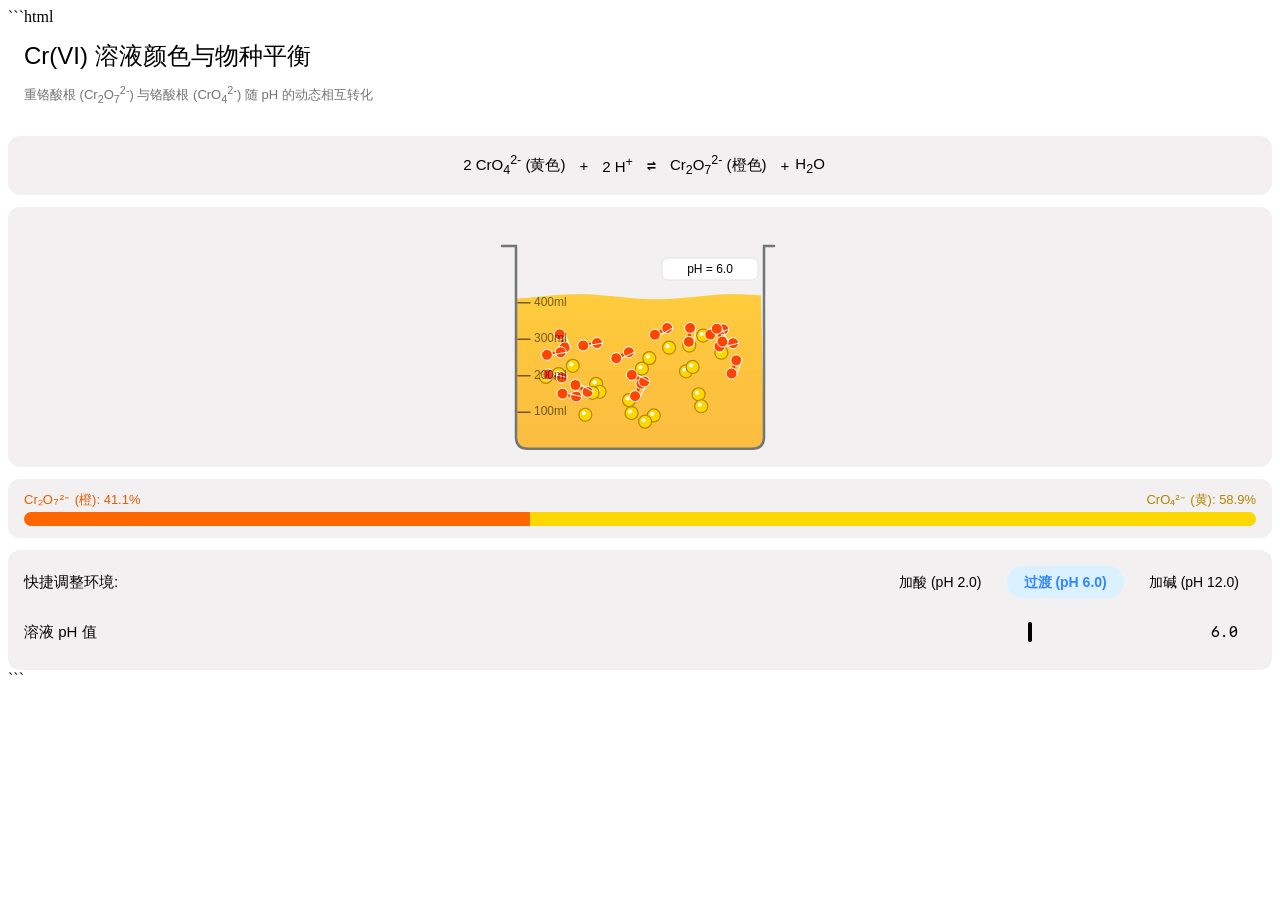
<file: works/chem-equilibrium.html>
```html
<!DOCTYPE html>
<html lang="zh-CN">
<head>
<script id="lumi-getcssvar">
window.getCssVar = window.getCssVar || function(name) {
  try {
    return getComputedStyle(document.documentElement).getPropertyValue(name).trim();
  } catch (e) { return ''; }
};
</script>

<script id="lumi-canvas-guard">
(function() {
  if (window.__lumiCanvasGuard) return;
  window.__lumiCanvasGuard = true;
  var MAX_PX = 4096, MIN_FONT_PX = 12;
  try {
    var CP = HTMLCanvasElement.prototype;
    var BOX = {width: 'clientWidth', height: 'clientHeight'}, D = {};
    Object.keys(BOX).forEach(function(p) {
      D[p] = Object.getOwnPropertyDescriptor(CP, p);
    });
    var tracking = function(el, p) {
      var box = el[BOX[p]];
      return !el.style[p] && box > 0 && box === D[p].get.call(el) &&
          box === el['__lumiLast' + p];
    };
    var MAX = {width: 'maxWidth', height: 'maxHeight'};
    var PAD = {width: ['paddingLeft', 'paddingRight'],
               height: ['paddingTop', 'paddingBottom']};
    var avail = function(el, p) {
      var pe = el.parentElement;
      if (!pe) return 0;
      var cs = getComputedStyle(pe);
      return pe[BOX[p]] - parseFloat(cs[PAD[p][0]]) -
          parseFloat(cs[PAD[p][1]]);
    };
    Object.keys(BOX).forEach(function(p) {
      var d = D[p];
      if (!d || !d.set || !d.get) return;
      Object.defineProperty(CP, p, {
        configurable: true, enumerable: d.enumerable, get: d.get,
        set: function(v) {
          var n = +v, box = this[BOX[p]];
          if (n > MAX_PX) n = MAX_PX;
          if (n > box && tracking(this, p)) {
            var el = this, pins = {};
            Object.keys(BOX).forEach(function(q) {
              if (tracking(el, q)) pins[q] = avail(el, q) ||
                  el['__lumiBox' + q];
            });
            Object.keys(pins).forEach(function(q) {
              el.style[q] = '100%';
              el.style[MAX[q]] = pins[q] + 'px';
            });
            n = box;
          }
          this['__lumiBox' + p] = box;
          this['__lumiLast' + p] = n;
          d.set.call(this, isNaN(n) ? v : n);
        }
      });
    });
  } catch (e) {}
  try {
    var XP = CanvasRenderingContext2D.prototype;
    var px = /(\d*\.?\d+)px/;
    var floorFont = function(ctx) {
      var f = ctx.font, m = px.exec(f);
      if (m && +m[1] >= 4 && +m[1] < MIN_FONT_PX) ctx.font = f.replace(px, MIN_FONT_PX + 'px');
    };
    ['fillText', 'strokeText', 'measureText'].forEach(function(k) {
      var o = XP[k];
      if (typeof o !== 'function') return;
      XP[k] = function() { floorFont(this); return o.apply(this, arguments); };
    });
  } catch (e) {}
})();
</script>

<style id="lumi-runtime">
/* luminous.css */
/*
 * Luminous runtime stylesheet — injected once into every generated widget's
 * <head> by the C++ widget agent (id="lumi-runtime"). Single Source of Truth
 * for ALL design tokens and pre-baked .lumi-* component classes. The SI prompts
 * (design.md / html_generation.jinja2 / chart.jinja2) must NOT re-declare these
 * tokens or component CSS; they only reference them.
 *
 * Sections:
 *   1. Web fonts (Google Sans Flex + Google Sans Code)
 *   2. Light token :root (from previewer tokens.css, verbatim)
 *   3. Dark token overrides — REMAPPED to :root so canvas/D3 readers of
 *      getComputedStyle(document.documentElement) resolve dark values (D3).
 *   4. Short diagram/chart aliases (bridge legacy --surface / --chart-N names).
 *   5. In-scope pre-baked .lumi-* component classes.
 */

/* ============================================================
 * 1. WEB FONTS  (Google Sans Flex + Google Sans Code only)
 *    Material Symbols Outlined is intentionally NOT loaded: no in-scope
 *    .lumi-* control has a functional CSS glyph dependency on it, and the
 *    icon ban forbids decorative icons (Decision D2).
 * ============================================================ */
@import url('https://fonts.googleapis.com/css2?family=Google+Sans+Flex:ital,wght@0,300..700;1,300..700&family=Google+Sans+Code:ital,wght,MONO@0,300..700,0..1;1,300..700,0..1&display=swap');

/* ============================================================
 * 2. LIGHT TOKENS (:root)
 * ============================================================ */
:root {
  --body-bg: transparent;
  --ff-sans: 'Google Sans Flex', 'Google Sans Text', 'Google Sans', sans-serif;
  --ff-mono: 'Google Sans Code', 'Google Sans Mono', monospace;

  --lumi-sys-spacing--xxs: 2px;
  --lumi-sys-spacing--xs: 4px;
  --lumi-sys-spacing--s: 8px;
  --lumi-sys-spacing--m: 12px;
  --lumi-sys-spacing--l: 16px;
  --lumi-sys-spacing--xl: 20px;
  --lumi-sys-spacing--xxl: 24px;
  --lumi-sys-spacing--3xl: 28px;
  --lumi-sys-spacing--4xl: 36px;

  --lumi-sys-shape--none: 0px;
  --lumi-sys-shape--extra-small: 4px;
  --lumi-sys-shape--small: 8px;
  --lumi-sys-shape--medium: 12px;
  --lumi-sys-shape--large: 16px;
  --lumi-sys-shape--large-increased: 20px;
  --lumi-sys-shape--large-max: 24px;
  --lumi-sys-shape--xl: 28px;
  --lumi-sys-shape--xl-increased: 32px;
  --lumi-sys-shape--xl-max: 40px;
  --lumi-sys-shape--xxl: 48px;
  --lumi-sys-shape--xxl-increased: 56px;
  --lumi-sys-shape--full: 999px;

  --lumi-sys-elevation--level1: 0 0 20px 0 rgba(0, 0, 0, 0.04);
  --lumi-sys-elevation--level2: 0 0 20px 0 rgba(0, 0, 0, 0.11);

  --lumi-sys-color--surface: #fdfcfc;
  --lumi-sys-color--surface-dim: #f2f0f0;
  --lumi-sys-color--surface-bright: #ffffff;
  --lumi-sys-color--surface-background: #fdfcfc;
  --lumi-sys-color--surface-accent: #9dd2ff;
  --lumi-sys-color--surface-container: #f2f0f0;
  --lumi-sys-color--surface-container-high: #e6e6e6;
  --lumi-sys-color--surface-translucent: rgba(255, 255, 255, 0.88);
  --lumi-sys-color--on-surface: #000000;
  --lumi-sys-color--on-surface-default: #000000;
  --lumi-sys-color--on-surface-variant: rgba(0, 0, 0, 0.55);
  --lumi-sys-color--on-surface-de-emphasis: rgba(0, 0, 0, 0.55);
  --lumi-sys-color--on-surface-low: rgba(0, 0, 0, 0.08);
  --lumi-sys-color--positive: #008052;
  --lumi-sys-color--positive-container: #daf9d4;
  --lumi-sys-color--on-positive-container: #009954;
  --lumi-sys-color--error: #de2d29;
  --lumi-sys-color--error-container: #ffdeec;
  --lumi-sys-color--on-error-container: #de2d29;
  --lumi-sys-color--accent: #9dd2ff;
  --lumi-sys-color--accent-container: #dcf1ff;
  --lumi-sys-color--accent-fixed: #3186ff;
  --lumi-sys-color--primary: #3186ff;
  --lumi-sys-color--on-primary: #ffffff;
  --lumi-sys-color--black: #000000;
  --lumi-sys-color--white: #ffffff;
  --lumi-sys-color--outline: #727676;
  --lumi-sys-color--stroke-default: #e3e3e3;

  --lumi-sys-opacity-state--hover: 0.08;
  --lumi-sys-opacity-state--focus: 0.08;
  --lumi-sys-opacity-state--pressed: 0.12;
  --lumi-sys-opacity-state--disabled: 0.12;
  --lumi-sys-opacity-state--disabled-label: 0.38;

  --lumi-sys-color--code-background: #000000;
  --lumi-sys-color--code-primary-text: #ffffff;
  --lumi-sys-color--code-blue-text: #4fa0ff;
  --lumi-sys-color--code-green-text: #60d673;
  --lumi-sys-color--code-grey-text: #808080;
  --lumi-sys-color--code-pink-text: #ff96da;
  --lumi-sys-color--code-purple-text: #969dff;
  --lumi-sys-color--code-red-text: #ff5a59;
  --lumi-sys-color--code-yellow-text: #ffdb0f;

  --lumi-sys-color--chart-series-1: #2575fc;
  --lumi-sys-color--chart-series-2: #5b6e9e;
  --lumi-sys-color--chart-series-3: #228a49;
  --lumi-sys-color--chart-series-4: #62991b;
  --lumi-sys-color--chart-series-5: #1e564d;
  --lumi-sys-color--chart-series-6: #526a45;
  --lumi-sys-color--chart-series-7: #2780c4;
  --lumi-sys-color--chart-series-8: #997112;
  --lumi-sys-color--chart-series-9: #705ec2;
  --lumi-sys-color--chart-series-10: #c84288;
}

/* ============================================================
 * 3. DARK TOKENS  (REMAPPED to :root — Decision D3)
 *    Canvas / Chart.js / D3 read getComputedStyle(document.documentElement);
 *    the theme-sync listener sets data-theme="dark" on <html>, so dark values
 *    MUST live on :root (not scoped to body) to prevent black-chart regressions.
 * ============================================================ */
:root[data-theme="dark"],
body.dark-mode,
:root[data-theme="dark"] body {
  --body-bg: #0f0f0f;
  --lumi-sys-elevation--level1: 0 0 20px 0 rgba(0, 0, 0, 0.28);
  --lumi-sys-elevation--level2: 0 0 20px 0 rgba(0, 0, 0, 0.40);

  --lumi-sys-color--surface: #0f0f0f;
  --lumi-sys-color--surface-dim: #141414;
  --lumi-sys-color--surface-bright: #1c1c1c;
  --lumi-sys-color--surface-background: #0f0f0f;
  --lumi-sys-color--surface-accent: #14204f;
  --lumi-sys-color--surface-container: #141414;
  --lumi-sys-color--surface-container-high: #1c1c1c;
  --lumi-sys-color--surface-translucent: rgba(24, 24, 27, 0.88);
  --lumi-sys-color--on-surface: #e0e0e0;
  --lumi-sys-color--on-surface-default: #e0e0e0;
  --lumi-sys-color--on-surface-variant: rgba(255, 255, 255, 0.55);
  --lumi-sys-color--on-surface-de-emphasis: rgba(255, 255, 255, 0.55);
  --lumi-sys-color--on-surface-low: rgba(255, 255, 255, 0.12);
  --lumi-sys-color--positive: #0ebc5f;
  --lumi-sys-color--positive-container: #002220;
  --lumi-sys-color--on-positive-container: #0ebc5f;
  --lumi-sys-color--error: #ff4c45;
  --lumi-sys-color--error-container: #3c0202;
  --lumi-sys-color--on-error-container: #ff4c45;
  --lumi-sys-color--accent: #1f3b9b;
  --lumi-sys-color--accent-container: #192967;
  --lumi-sys-color--accent-fixed: #3186ff;
  --lumi-sys-color--primary: #9dd2ff;
  --lumi-sys-color--on-primary: #192967;
  --lumi-sys-color--black: #000000;
  --lumi-sys-color--white: #ffffff;
  --lumi-sys-color--outline: #9a9b9c;
  --lumi-sys-color--stroke-default: #2d2f38;

  --lumi-sys-color--code-background: #141414;
  --lumi-sys-color--code-primary-text: #ffffff;
  --lumi-sys-color--code-blue-text: #4fa0ff;
  --lumi-sys-color--code-green-text: #60d673;
  --lumi-sys-color--code-grey-text: #808080;
  --lumi-sys-color--code-pink-text: #ff96da;
  --lumi-sys-color--code-purple-text: #969dff;
  --lumi-sys-color--code-red-text: #ff5a59;
  --lumi-sys-color--code-yellow-text: #ffdb0f;

  --lumi-sys-color--chart-series-1: #9dd2ff;
  --lumi-sys-color--chart-series-2: #96a7d6;
  --lumi-sys-color--chart-series-3: #50e389;
  --lumi-sys-color--chart-series-4: #c8f585;
  --lumi-sys-color--chart-series-5: #f5f2e6;
  --lumi-sys-color--chart-series-6: #dcd8c0;
  --lumi-sys-color--chart-series-7: #82c7ff;
  --lumi-sys-color--chart-series-8: #f5d77f;
  --lumi-sys-color--chart-series-9: #d9ceff;
  --lumi-sys-color--chart-series-10: #ffa6d7;
}

/* ============================================================
 * 3b. OS-LEVEL DARK FALLBACK  (prefers-color-scheme)
 *     A prior refactor introduced this stylesheet and moved the dark tokens onto
 *     :root[data-theme="dark"], but dropped the @media (prefers-color-scheme:
 *     dark) trigger that widgets previously carried in their own <style>.
 *     Inline widgets whose host sends no set-theme / data-theme message therefore
 *     stayed on the light --surface (#fdfcfc), rendering white in dark mode.
 *     Re-apply the dark values on OS dark; an explicit host data-theme="light"
 *     still opts back to light. Keep in sync with the :root[data-theme="dark"]
 *     block above.
 * ============================================================ */
@media (prefers-color-scheme: dark) {
  :root:not([data-theme="light"]) {
    --body-bg: #0f0f0f;
    --lumi-sys-elevation--level1: 0 0 20px 0 rgba(0, 0, 0, 0.28);
    --lumi-sys-elevation--level2: 0 0 20px 0 rgba(0, 0, 0, 0.40);

    --lumi-sys-color--surface: #0f0f0f;
    --lumi-sys-color--surface-dim: #141414;
    --lumi-sys-color--surface-bright: #1c1c1c;
    --lumi-sys-color--surface-background: #0f0f0f;
    --lumi-sys-color--surface-accent: #14204f;
    --lumi-sys-color--surface-container: #141414;
    --lumi-sys-color--surface-container-high: #1c1c1c;
    --lumi-sys-color--surface-translucent: rgba(24, 24, 27, 0.88);
    --lumi-sys-color--on-surface: #e0e0e0;
    --lumi-sys-color--on-surface-default: #e0e0e0;
    --lumi-sys-color--on-surface-variant: rgba(255, 255, 255, 0.55);
    --lumi-sys-color--on-surface-de-emphasis: rgba(255, 255, 255, 0.55);
    --lumi-sys-color--on-surface-low: rgba(255, 255, 255, 0.12);
    --lumi-sys-color--positive: #0ebc5f;
    --lumi-sys-color--positive-container: #002220;
    --lumi-sys-color--on-positive-container: #0ebc5f;
    --lumi-sys-color--error: #ff4c45;
    --lumi-sys-color--error-container: #3c0202;
    --lumi-sys-color--on-error-container: #ff4c45;
    --lumi-sys-color--accent: #1f3b9b;
    --lumi-sys-color--accent-container: #192967;
    --lumi-sys-color--accent-fixed: #3186ff;
    --lumi-sys-color--primary: #9dd2ff;
    --lumi-sys-color--on-primary: #192967;
    --lumi-sys-color--black: #000000;
    --lumi-sys-color--white: #ffffff;
    --lumi-sys-color--outline: #9a9b9c;
    --lumi-sys-color--stroke-default: #2d2f38;

    --lumi-sys-color--code-background: #141414;
    --lumi-sys-color--code-primary-text: #ffffff;
    --lumi-sys-color--code-blue-text: #4fa0ff;
    --lumi-sys-color--code-green-text: #60d673;
    --lumi-sys-color--code-grey-text: #808080;
    --lumi-sys-color--code-pink-text: #ff96da;
    --lumi-sys-color--code-purple-text: #969dff;
    --lumi-sys-color--code-red-text: #ff5a59;
    --lumi-sys-color--code-yellow-text: #ffdb0f;

    --lumi-sys-color--chart-series-1: #9dd2ff;
    --lumi-sys-color--chart-series-2: #96a7d6;
    --lumi-sys-color--chart-series-3: #50e389;
    --lumi-sys-color--chart-series-4: #c8f585;
    --lumi-sys-color--chart-series-5: #f5f2e6;
    --lumi-sys-color--chart-series-6: #dcd8c0;
    --lumi-sys-color--chart-series-7: #82c7ff;
    --lumi-sys-color--chart-series-8: #f5d77f;
    --lumi-sys-color--chart-series-9: #d9ceff;
    --lumi-sys-color--chart-series-10: #ffa6d7;
  }
}

/* ============================================================
 * 4. SHORT DIAGRAM / CHART ALIASES
 *    Legacy diagram.md and chart.jinja2 reference short names such as
 *    --surface, --on-surface, --chart-1..10, --primary, --r-full. These MUST
 *    resolve to the canonical --lumi-sys-color--* tokens (which flip in dark
 *    mode) — otherwise every diagram var() falls back to black (historical
 *    mass-regression bug #4). Light-hex fallbacks are a last resort only.
 * ============================================================ */
:root {
  /* surfaces */
  --surface: var(--lumi-sys-color--surface, #fdfcfc);
  --surface-dim: var(--lumi-sys-color--surface-dim, #f2f0f0);
  --surface-bright: var(--lumi-sys-color--surface-bright, #ffffff);
  --surface-container: var(--lumi-sys-color--surface-container, #f2f0f0);
  --surface-container-high: var(--lumi-sys-color--surface-container-high, #e6e6e6);
  --surface-container-lowest: var(--lumi-sys-color--surface, #ffffff);
  --surface-accent: var(--lumi-sys-color--surface-accent, #9dd2ff);
  --surface-translucent: var(--lumi-sys-color--surface-translucent, rgba(255, 255, 255, 0.88));
  --surface-glass: var(--lumi-sys-color--surface-translucent, rgba(255, 255, 255, 0.88));
  /* foreground */
  --on-surface: var(--lumi-sys-color--on-surface, #000000);
  --on-surface-variant: var(--lumi-sys-color--on-surface-variant, rgba(0, 0, 0, 0.55));
  --on-surface-low: var(--lumi-sys-color--on-surface-low, rgba(0, 0, 0, 0.08));
  /* accents / brand */
  --primary: var(--lumi-sys-color--primary, #3186ff);
  --primary-container: var(--lumi-sys-color--accent-container, #dcf1ff);
  --accent: var(--lumi-sys-color--accent, #9dd2ff);
  --accent-container: var(--lumi-sys-color--accent-container, #dcf1ff);
  --accent-fixed: var(--lumi-sys-color--accent-fixed, #3186ff);
  /* status */
  --positive: var(--lumi-sys-color--positive, #008052);
  --positive-container: var(--lumi-sys-color--positive-container, #daf9d4);
  --error: var(--lumi-sys-color--error, #de2d29);
  --error-container: var(--lumi-sys-color--error-container, #ffdeec);
  /* structure */
  --outline: var(--lumi-sys-color--outline, #727676);
  --stroke-default: var(--lumi-sys-color--stroke-default, #e3e3e3);
  /* chart series 1..10 */
  --chart-1: var(--lumi-sys-color--chart-series-1, #2575fc);
  --chart-2: var(--lumi-sys-color--chart-series-2, #5b6e9e);
  --chart-3: var(--lumi-sys-color--chart-series-3, #228a49);
  --chart-4: var(--lumi-sys-color--chart-series-4, #62991b);
  --chart-5: var(--lumi-sys-color--chart-series-5, #1e564d);
  --chart-6: var(--lumi-sys-color--chart-series-6, #526a45);
  --chart-7: var(--lumi-sys-color--chart-series-7, #2780c4);
  --chart-8: var(--lumi-sys-color--chart-series-8, #997112);
  --chart-9: var(--lumi-sys-color--chart-series-9, #705ec2);
  --chart-10: var(--lumi-sys-color--chart-series-10, #c84288);
  /* code palette */
  --code-background: var(--lumi-sys-color--code-background, #000000);
  --code-primary-text: var(--lumi-sys-color--code-primary-text, #ffffff);
  /* spacing shorthands */
  --spacing-xs: var(--lumi-sys-spacing--xs, 4px);
  --spacing-s: var(--lumi-sys-spacing--s, 8px);
  --spacing-m: var(--lumi-sys-spacing--m, 12px);
  --spacing-l: var(--lumi-sys-spacing--l, 16px);
  --spacing-xl: var(--lumi-sys-spacing--xl, 20px);
  /* radius shorthands */
  --r-s: var(--lumi-sys-shape--small, 8px);
  --r-m: var(--lumi-sys-shape--medium, 12px);
  --r-l: var(--lumi-sys-shape--large, 16px);
  --r-full: var(--lumi-sys-shape--full, 999px);
}

/* ============================================================
 * 5. IN-SCOPE PRE-BAKED COMPONENT CLASSES
 *    Interactive controls + simple display components only (Decision D5).
 *    Complex components (timeline, sequence, stepper, pros-cons, hero, HUD,
 *    hotspot, media grid) are intentionally excluded.
 * ============================================================ */

/* Global font rendering quality + themed surface backdrop.
 * background/color MUST be set here (SSoT) so the widget backdrop follows the
 * light/dark surface token deterministically. Without this, a widget whose
 * model-generated markup forgets `background: var(--surface)` on its root
 * container falls back to the browser-default white body, producing a broken
 * dark mode (light header/chart area behind a dark card). Regression source:
 * batch1 PB-A02 dark. */
html, body {
  background: var(--body-bg, transparent) !important;
  color: var(--on-surface) !important;
  /* Auto-resizing iframe: content grows the frame, never scrolls the document.
   * Model widgets already emit this; declared here as the SSoT default. */
  overflow-y: hidden;
  -webkit-font-smoothing: antialiased;
  -moz-osx-font-smoothing: grayscale;
  font-optical-sizing: auto;
  text-rendering: optimizeLegibility;
}

.widget-container {
  width: 100% !important;
  max-width: 100% !important;
  padding-inline: 0 !important;
  box-sizing: border-box;
}

/* ============================================================
 * SCROLLBAR DISCIPLINE (single source of truth)
 *   Long lists/cards flow and let the iframe auto-resize (see the C++
 *   NeutralizeInnerScroll pass, which removes accidental tiny scroll boxes).
 *   For LEGITIMATE overflow that remains (wide tables, code, pan-containers,
 *   large >=240px viewports) render a slim, theme-aware scrollbar.
 *   One token carries the correct light/dark contrast (the auto-flipped
 *   stroke token is too dark on #0f0f0f), referenced once = SSoT.
 * ============================================================ */
:root { --lumi-scrollbar-thumb: rgba(0, 0, 0, 0.20); }
:root[data-theme="dark"], body.dark-mode { --lumi-scrollbar-thumb: rgba(255, 255, 255, 0.20); }
@media (prefers-color-scheme: dark) {
  :root:not([data-theme="light"]) { --lumi-scrollbar-thumb: rgba(255, 255, 255, 0.20); }
}
* {
  scrollbar-width: thin;
  scrollbar-color: var(--lumi-scrollbar-thumb) transparent;
}
::-webkit-scrollbar { width: 6px; height: 6px; }
::-webkit-scrollbar-track { background: transparent; }
::-webkit-scrollbar-thumb {
  background-color: var(--lumi-scrollbar-thumb);
  border-radius: var(--lumi-sys-shape--full, 999px);
}

/* --- Buttons --- */
/* Universal button fallback (element specificity 0,0,1) — beats `* { padding: 0 }`
   author resets (0,0,0) while still yielding to any author class selector (0,1,0). */
button {
  appearance: none;
  -webkit-appearance: none;
  display: inline-flex;
  align-items: center;
  justify-content: center;
  gap: var(--lumi-sys-spacing--xs, 6px);
  min-height: 36px;
  padding: 6px 16px;
  font-family: var(--ff-sans, 'Google Sans Flex', 'Google Sans', sans-serif);
  font-size: 13px;
  font-weight: 500;
  line-height: 18px;
  color: var(--on-surface, #000000);
  background-color: var(--surface-bright, #ffffff);
  border: 1px solid var(--stroke-default, #e3e3e3);
  border-radius: var(--lumi-sys-shape--full, 999px);
  cursor: pointer;
  user-select: none;
  box-sizing: border-box;
  transition: background-color 0.15s, color 0.15s, border-color 0.15s;
}
button:hover {
  background-color: var(--surface-container-high, #e6e6e6);
}
button.active, button.is-active, button.selected, button.is-selected, button[aria-pressed="true"], button[aria-selected="true"] {
  background-color: var(--accent-container, #dcf1ff);
  color: var(--accent-fixed, #3186ff);
  border-color: transparent;
}

.lumi-btn, [class^="lumi-btn-"], [class*=" lumi-btn-"] { display: inline-flex; align-items: center; justify-content: center; gap: var(--lumi-sys-spacing--s, 8px); min-height: 40px; padding: 0px 20px; font-family: var(--ff-sans, 'Google Sans Flex', 'Google Sans', sans-serif); font-size: 14px; font-weight: 500; line-height: 20px; border-radius: var(--lumi-sys-shape--full, 999px); border: 1px solid var(--lumi-sys-color--stroke-default, #e3e3e3); cursor: pointer; user-select: none; transition: background-color 0.15s, color 0.15s, border-color 0.15s, box-shadow 0.15s, transform 0.1s; text-decoration: none; box-sizing: border-box; white-space: nowrap; }
.lumi-btn:active, .lumi-btn.is-pressed, [class^="lumi-btn-"]:active, [class*=" lumi-btn-"]:active { transform: scale(0.98); }
.lumi-btn--tonal, .lumi-btn-tonal, .lumi-btn--secondary, .lumi-btn-secondary, [class^="lumi-btn-"], [class*=" lumi-btn-"] { background-color: var(--lumi-sys-color--surface-bright, #ffffff); color: var(--lumi-sys-color--on-surface-default, #000000); }
.lumi-btn--tonal:hover, .lumi-btn-tonal:hover, .lumi-btn--secondary:hover, .lumi-btn-secondary:hover, [class^="lumi-btn-"]:hover, [class*=" lumi-btn-"]:hover { background-color: var(--lumi-sys-color--surface-container-high, #e6e6e6); }
.lumi-btn--accent, .lumi-btn-accent, .lumi-btn--primary, .lumi-btn-primary { background-color: var(--lumi-sys-color--accent, #9dd2ff); color: var(--lumi-sys-color--on-surface-default, #000000); border-color: transparent; }
.lumi-btn--accent:hover, .lumi-btn-accent:hover, .lumi-btn--primary:hover, .lumi-btn-primary:hover { background-color: var(--lumi-sys-color--accent-container, #dcf1ff); }
.lumi-btn--bright, .lumi-btn-bright { background-color: var(--lumi-sys-color--surface-bright, #ffffff); color: var(--lumi-sys-color--on-surface-default, #000000); border-color: var(--lumi-sys-color--stroke-default, #e3e3e3); box-shadow: none; }
.lumi-btn--bright:hover, .lumi-btn-bright:hover { background-color: var(--lumi-sys-color--surface-container-high, #e6e6e6); }
.lumi-btn--ghost, .lumi-btn-ghost, .lumi-btn--on-surface { background-color: var(--lumi-sys-color--on-surface-low, rgba(0, 0, 0, 0.04)); color: var(--lumi-sys-color--on-surface-default, #000000); border-color: transparent; }
.lumi-btn--ghost:hover, .lumi-btn-ghost:hover, .lumi-btn--on-surface:hover { background-color: var(--lumi-sys-color--on-surface-low, rgba(0, 0, 0, 0.08)); }
.lumi-btn--translucent { background-color: rgba(255, 255, 255, 0.25); backdrop-filter: blur(12px); color: var(--lumi-sys-color--on-surface-default, #000000); border-color: rgba(255, 255, 255, 0.3); }
.lumi-btn--translucent:hover { background-color: rgba(255, 255, 255, 0.35); }
.lumi-btn--small, .lumi-btn-small { min-height: 36px; padding: 0px 16px; font-size: 13px; line-height: 18px; gap: var(--lumi-sys-spacing--xs, 4px); }
.lumi-btn--xsmall, .lumi-btn-xsmall { min-height: 24px; padding: 0px 10px; font-size: 11px; line-height: 16px; gap: 4px; }
.lumi-btn:disabled, .lumi-btn.is-disabled, [class^="lumi-btn-"]:disabled, [class*=" lumi-btn-"]:disabled { opacity: var(--lumi-sys-opacity-state--disabled, 0.38); cursor: not-allowed; pointer-events: none; }
.lumi-btn.is-selected, .lumi-btn.selected, .lumi-btn.is-active, .lumi-btn.active, .lumi-btn[aria-pressed="true"], .lumi-btn[aria-selected="true"] { background-color: var(--lumi-sys-color--accent-container, #dcf1ff); color: var(--lumi-sys-color--on-surface-default, #000000); border-color: transparent; }
.lumi-btn.is-selected:hover, .lumi-btn.selected:hover, .lumi-btn.is-active:hover, .lumi-btn.active:hover, .lumi-btn[aria-pressed="true"]:hover, .lumi-btn[aria-selected="true"]:hover { background-color: var(--lumi-sys-color--accent, #9dd2ff); }

/* --- Switch --- */
.lumi-switch { display: inline-flex; align-items: center; gap: var(--lumi-sys-spacing--s, 8px); cursor: pointer; font-family: var(--ff-sans, 'Google Sans Flex', 'Google Sans', sans-serif); font-size: 15px; color: var(--lumi-sys-color--on-surface-default, #000000); user-select: none; }
.lumi-switch input[type="checkbox"] { position: absolute; opacity: 0; width: 0px; height: 0px; pointer-events: none; }
.lumi-switch__track { position: relative; display: inline-flex; align-items: center; width: 52px; height: 32px; background-color: var(--lumi-sys-color--surface-dim, #f2f0f0); border: 2px solid var(--lumi-sys-color--stroke-default, rgba(0, 0, 0, 0.12)); border-radius: var(--lumi-sys-shape--full, 999px); transition: background-color 0.2s, border-color 0.2s; flex-shrink: 0; box-sizing: border-box; }
.lumi-switch__thumb, .lumi-switch__track::after { content: ""; position: absolute; top: 50%; left: 6px; transform: translateY(-50%); width: 16px; height: 16px; border-radius: 50%; background-color: var(--lumi-sys-color--on-surface-variant, #757575); transition: 0.2s cubic-bezier(0.4, 0, 0.2, 1); display: flex; align-items: center; justify-content: center; box-sizing: border-box; }
.lumi-switch input[type="checkbox"]:checked + .lumi-switch__track { background-color: var(--lumi-sys-color--accent-fixed, #3186ff); border-color: transparent; }
.lumi-switch input[type="checkbox"]:checked + .lumi-switch__track .lumi-switch__thumb, .lumi-switch input[type="checkbox"]:checked + .lumi-switch__track::after { left: 22px; width: 24px; height: 24px; background-color: rgb(255, 255, 255); }
.lumi-switch input[type="checkbox"]:disabled + .lumi-switch__track { opacity: var(--lumi-sys-opacity-state--disabled, 0.38); cursor: not-allowed; }
.lumi-switch--small .lumi-switch__track, .lumi-switch--mini .lumi-switch__track { width: 32px; height: 20px; }
.lumi-switch--small .lumi-switch__thumb, .lumi-switch--small .lumi-switch__track::after, .lumi-switch--mini .lumi-switch__thumb, .lumi-switch--mini .lumi-switch__track::after { width: 12px; height: 12px; left: 2px; }
.lumi-switch--small input[type="checkbox"]:checked + .lumi-switch__track .lumi-switch__thumb, .lumi-switch--small input[type="checkbox"]:checked + .lumi-switch__track::after, .lumi-switch--mini input[type="checkbox"]:checked + .lumi-switch__track .lumi-switch__thumb, .lumi-switch--mini input[type="checkbox"]:checked + .lumi-switch__track::after { left: 12px; width: 16px; height: 16px; }

/* --- Checkbox --- */
.lumi-checkbox-label { display: inline-flex; align-items: center; gap: var(--lumi-sys-spacing--s, 8px); cursor: pointer; font-family: var(--ff-sans, 'Google Sans Flex', 'Google Sans', sans-serif); font-size: 15px; color: var(--lumi-sys-color--on-surface-default, #000000); user-select: none; }
.lumi-checkbox-label input[type="checkbox"] { position: absolute; opacity: 0; width: 0px; height: 0px; pointer-events: none; }
.lumi-checkbox { position: relative; width: 24px; height: 24px; border-radius: var(--lumi-sys-shape--small, 8px); border: 2px solid var(--lumi-sys-color--on-surface-variant, rgba(0, 0, 0, 0.55)); background-color: transparent; transition: background-color 0.15s, border-color 0.15s, box-shadow 0.15s; display: flex; align-items: center; justify-content: center; flex-shrink: 0; box-sizing: border-box; }
.lumi-checkbox-label:hover .lumi-checkbox { background-color: var(--lumi-sys-color--on-surface-low, rgba(0, 0, 0, 0.04)); border-color: var(--lumi-sys-color--on-surface-default, #000000); }
.lumi-checkbox-label input[type="checkbox"]:checked ~ .lumi-checkbox, .lumi-checkbox-label input[type="checkbox"]:indeterminate ~ .lumi-checkbox, .lumi-checkbox.is-indeterminate { background-color: var(--lumi-sys-color--on-surface-default, #000000); border-color: transparent; }
.lumi-checkbox .lumi-checkmark { font-size: 18px; line-height: 1; color: var(--lumi-sys-color--surface, #ffffff); fill: var(--lumi-sys-color--surface, #ffffff); display: none; user-select: none; }
.lumi-checkbox-label input[type="checkbox"]:checked ~ .lumi-checkbox .lumi-checkmark, .lumi-checkbox-label input[type="checkbox"]:checked ~ .lumi-checkbox .lumi-checkbox__check { display: block; }
.lumi-checkbox-label input[type="checkbox"]:indeterminate ~ .lumi-checkbox .lumi-checkbox__indeterminate, .lumi-checkbox.is-indeterminate .lumi-checkbox__indeterminate { display: block; }
.lumi-checkbox-label input[type="checkbox"]:disabled ~ .lumi-checkbox, .lumi-checkbox-label input[type="checkbox"]:disabled ~ span { opacity: var(--lumi-sys-opacity-state--disabled, 0.38); cursor: not-allowed; }

/* --- Slider --- */
.lumi-slider-container { display: flex; align-items: center; gap: var(--lumi-sys-spacing--m, 16px); width: 100%; }
.lumi-slider-row { display: flex; flex-direction: column; gap: var(--lumi-sys-spacing--xs, 4px); width: 100%; }
.lumi-slider-label { font-family: var(--ff-sans, 'Google Sans Flex', 'Google Sans', sans-serif); font-size: 15px; font-weight: 400; color: var(--lumi-sys-color--on-surface-default, #000000); white-space: nowrap; overflow: hidden; text-overflow: ellipsis; }
.lumi-slider { appearance: none; width: calc(100% + 28px); margin-left: -14px; margin-right: -14px; height: 40px; background: transparent; cursor: pointer; box-sizing: border-box; }
.lumi-slider:focus { outline: none; }
.lumi-slider::-webkit-slider-runnable-track { height: 4px; --thumb-center: calc(14px + (100% - 28px) * (var(--progress, 50%) / 100%)); --active-end: calc(var(--thumb-center) - 8px + (var(--progress, 50%) / 100%) * 6px); background-image: radial-gradient(circle at calc(100% - 18px) center, var(--lumi-sys-color--on-surface-variant, #757575) 2px, transparent 2.5px), linear-gradient( to right, transparent 0, transparent 14px, var(--lumi-sys-color--on-surface-default, #000000) 14px, var(--lumi-sys-color--on-surface-default, #000000) var(--active-end), transparent var(--active-end), transparent calc(var(--thumb-center) + 8px), var(--lumi-sys-color--stroke-default, rgba(0, 0, 0, 0.12)) calc(var(--thumb-center) + 8px), var(--lumi-sys-color--stroke-default, rgba(0, 0, 0, 0.12)) calc(100% - 16px), transparent calc(100% - 16px), transparent 100% ); border-radius: var(--lumi-sys-shape--full, 999px); border-width: medium; border-style: none; border-color: currentcolor; border-image: none; }
.lumi-slider::-webkit-slider-thumb { appearance: none; width: 32px; height: 32px; border-radius: 50%; background-color: transparent; background-image: url("data:image/svg+xml,%3Csvg xmlns='http://www.w3.org/2000/svg' width='32' height='32' viewBox='0 0 32 32'%3E%3Crect x='14' y='6' width='4' height='20' rx='2' fill='%23000000'/%3E%3C/svg%3E"); background-size: 32px 32px; background-repeat: no-repeat; background-position: center center; border-width: medium; border-style: none; border-color: currentcolor; border-image: none; box-sizing: border-box; margin-top: -14px; cursor: pointer; transition: background-color 0.15s; }
.lumi-slider:hover::-webkit-slider-thumb { background-color: var(--lumi-sys-color--on-surface-low, rgba(0, 0, 0, 0.08)); }
.lumi-slider:active::-webkit-slider-thumb { background-color: var(--lumi-sys-color--on-surface-low, rgba(0, 0, 0, 0.12)); }
.lumi-slider:disabled { opacity: var(--lumi-sys-opacity-state--disabled, 0.38); cursor: not-allowed; }
.lumi-slider:disabled::-webkit-slider-thumb { cursor: not-allowed; box-shadow: none; }
.lumi-slider-value { display: flex; align-items: center; justify-content: center; min-width: 64px; height: 40px; padding: 0px 12px; background-color: var(--lumi-sys-color--surface-dim, #f2f0f0); border-radius: var(--lumi-sys-shape--medium, 16px); font-family: var(--ff-mono, 'Google Sans Code', 'Google Sans Mono', monospace); font-size: 15px; font-weight: 400; color: var(--lumi-sys-color--on-surface-default, #000000); flex-shrink: 0; box-sizing: border-box; }

/* --- Text input --- */
.lumi-input-group { display: flex; flex-direction: column; gap: var(--lumi-sys-spacing--xs, 4px); width: 100%; }
.lumi-input-label { font-family: var(--ff-sans, 'Google Sans Flex', 'Google Sans', sans-serif); font-size: 14px; font-weight: 500; line-height: 20px; color: var(--lumi-sys-color--on-surface-default, #000000); }
.lumi-input { appearance: none; width: 100%; min-height: 48px; padding: 0px 16px; font-family: var(--ff-sans, 'Google Sans Flex', 'Google Sans', sans-serif); font-size: 15px; font-weight: 400; line-height: 22px; color: var(--lumi-sys-color--on-surface-default, #000000); background-color: var(--lumi-sys-color--surface-bright, #ffffff); border: 1px solid var(--lumi-sys-color--stroke-default, rgba(0, 0, 0, 0.12)); border-radius: var(--lumi-sys-shape--large, 16px); background-clip: padding-box; outline: none; box-sizing: border-box; transition: border-color 0.15s, box-shadow 0.15s, background-color 0.15s; }
.lumi-input::placeholder { color: var(--lumi-sys-color--on-surface-variant, rgba(0, 0, 0, 0.55)); opacity: 0.7; }
.lumi-input:hover { border-color: var(--lumi-sys-color--on-surface-default, #000000); }
.lumi-input:focus, .lumi-input:focus-visible { border-color: var(--lumi-sys-color--accent-fixed, #3186ff); box-shadow: 0 0 0 2px var(--lumi-sys-color--accent-container, rgba(49, 134, 255, 0.25)); }
textarea.lumi-input, .lumi-input--area { min-height: 100px; padding: 12px 16px; resize: vertical; line-height: 22px; }
.lumi-input.is-error, .lumi-input-group.is-error .lumi-input { border-color: var(--lumi-sys-color--error, #ff4c45); }
.lumi-input-helper { font-family: var(--ff-sans, 'Google Sans Flex', 'Google Sans', sans-serif); font-size: 12px; line-height: 16px; color: var(--lumi-sys-color--on-surface-variant, rgba(0, 0, 0, 0.55)); }
.lumi-input-group.is-error .lumi-input-helper, .lumi-input-helper--error { color: var(--lumi-sys-color--error, #ff4c45); }
.lumi-input:disabled, .lumi-input.is-disabled { opacity: var(--lumi-sys-opacity-state--disabled, 0.38); background-color: var(--lumi-sys-color--surface-dim, #f2f0f0); cursor: not-allowed; }

/* --- Focus ring --- */
:focus-visible { outline: 2px solid var(--lumi-sys-color--on-surface-default, #000000) !important; outline-offset: 2px !important; box-shadow: none !important; }
.lumi-btn:focus-visible, .lumi-switch input[type="checkbox"]:focus-visible + .lumi-switch__track, .lumi-checkbox-label input[type="checkbox"]:focus-visible ~ .lumi-checkbox, .lumi-slider:focus-visible::-webkit-slider-thumb, .lumi-input:focus-visible { outline: 2px solid var(--lumi-sys-color--on-surface-default, #000000); outline-offset: 2px; box-shadow: none; }

/* --- Typography: Display / Headline / Body / Label --- */
.lumi-display-l { font-family: var(--ff-sans, 'Google Sans Flex', sans-serif); font-size: 42px; line-height: 48px; font-weight: 280; font-variation-settings: "wght" 280, "wdth" 100, "opsz" 42, "ROND" 100; }
.lumi-display-l-emphasized { font-family: var(--ff-sans, 'Google Sans Flex', sans-serif); font-size: 42px; line-height: 48px; font-weight: 450; font-variation-settings: "wght" 450, "wdth" 100, "opsz" 42, "ROND" 100; }
.lumi-display-m { font-family: var(--ff-sans, 'Google Sans Flex', sans-serif); font-size: 36px; line-height: 44px; font-weight: 320; font-variation-settings: "wght" 320, "wdth" 100, "opsz" 36, "ROND" 100; }
.lumi-display-m-emphasized { font-family: var(--ff-sans, 'Google Sans Flex', sans-serif); font-size: 36px; line-height: 44px; font-weight: 480; font-variation-settings: "wght" 480, "wdth" 100, "opsz" 36, "ROND" 100; }
.lumi-display-s { font-family: var(--ff-sans, 'Google Sans Flex', sans-serif); font-size: 32px; line-height: 38px; font-weight: 360; font-variation-settings: "wght" 360, "wdth" 100, "opsz" 32, "ROND" 100; }
.lumi-display-s-emphasized { font-family: var(--ff-sans, 'Google Sans Flex', sans-serif); font-size: 32px; line-height: 38px; font-weight: 500; font-variation-settings: "wght" 500, "wdth" 100, "opsz" 32, "ROND" 100; }
.lumi-headline-l { font-family: var(--ff-sans, 'Google Sans Flex', sans-serif); font-size: 28px; line-height: 36px; font-weight: 350; font-variation-settings: "wght" 350, "wdth" 100, "opsz" 28, "ROND" 20; }
.lumi-headline-l-emphasized { font-family: var(--ff-sans, 'Google Sans Flex', sans-serif); font-size: 28px; line-height: 36px; font-weight: 520; font-variation-settings: "wght" 520, "wdth" 100, "opsz" 28, "ROND" 20; }
.lumi-headline-m { font-family: var(--ff-sans, 'Google Sans Flex', sans-serif); font-size: 24px; line-height: 28px; font-weight: 380; font-variation-settings: "wght" 380, "wdth" 100, "opsz" 24, "ROND" 20; }
.lumi-headline-m-emphasized { font-family: var(--ff-sans, 'Google Sans Flex', sans-serif); font-size: 24px; line-height: 28px; font-weight: 540; font-variation-settings: "wght" 540, "wdth" 100, "opsz" 24, "ROND" 20; }
.lumi-headline-s { font-family: var(--ff-sans, 'Google Sans Flex', sans-serif); font-size: 20px; line-height: 24px; font-weight: 470; font-variation-settings: "wght" 470, "wdth" 94, "opsz" 20, "ROND" 20; }
.lumi-headline-s-emphasized { font-family: var(--ff-sans, 'Google Sans Flex', sans-serif); font-size: 20px; line-height: 24px; font-weight: 580; font-variation-settings: "wght" 580, "wdth" 94, "opsz" 20, "ROND" 20; }
.lumi-body-l { font-family: var(--ff-sans, 'Google Sans Flex', sans-serif); font-size: 17px; line-height: 24px; font-weight: 400; font-variation-settings: "wght" 400, "wdth" 92, "opsz" 17; }
.lumi-body-l-emphasized { font-family: var(--ff-sans, 'Google Sans Flex', sans-serif); font-size: 17px; line-height: 24px; font-weight: 540; font-variation-settings: "wght" 540, "wdth" 92, "opsz" 17; font-variant-numeric: tabular-nums; }
.lumi-body-m { font-family: var(--ff-sans, 'Google Sans Flex', sans-serif); font-size: 15px; line-height: 20px; font-weight: 400; font-variation-settings: "wght" 400, "wdth" 92, "opsz" 15; }
.lumi-body-m-emphasized { font-family: var(--ff-sans, 'Google Sans Flex', sans-serif); font-size: 15px; line-height: 20px; font-weight: 540; font-variation-settings: "wght" 540, "wdth" 92, "opsz" 15; font-variant-numeric: tabular-nums; }
.lumi-body-s { font-family: var(--ff-sans, 'Google Sans Flex', sans-serif); font-size: 13px; line-height: 17px; font-weight: 400; font-variation-settings: "wght" 400, "wdth" 92, "opsz" 13; }
.lumi-body-s-emphasized { font-family: var(--ff-sans, 'Google Sans Flex', sans-serif); font-size: 13px; line-height: 17px; font-weight: 540; font-variation-settings: "wght" 540, "wdth" 92, "opsz" 13; font-variant-numeric: tabular-nums; }
.lumi-label-l { font-family: var(--ff-sans, 'Google Sans Flex', sans-serif); font-size: 17px; line-height: 24px; font-weight: 370; font-variation-settings: "wght" 370, "wdth" 92, "opsz" 17; }
.lumi-label-l-emphasized { font-family: var(--ff-sans, 'Google Sans Flex', sans-serif); font-size: 17px; line-height: 24px; font-weight: 510; font-variation-settings: "wght" 510, "wdth" 92, "opsz" 17; }
.lumi-label-m { font-family: var(--ff-sans, 'Google Sans Flex', sans-serif); font-size: 15px; line-height: 20px; font-weight: 370; font-variation-settings: "wght" 370, "wdth" 92, "opsz" 15; }
.lumi-label-m-emphasized { font-family: var(--ff-sans, 'Google Sans Flex', sans-serif); font-size: 15px; line-height: 20px; font-weight: 510; font-variation-settings: "wght" 510, "wdth" 92, "opsz" 15; }
.lumi-label-s { font-family: var(--ff-sans, 'Google Sans Flex', sans-serif); font-size: 13px; line-height: 20px; font-weight: 370; font-variation-settings: "wght" 370, "wdth" 92, "opsz" 13; }
.lumi-label-s-emphasized { font-family: var(--ff-sans, 'Google Sans Flex', sans-serif); font-size: 13px; line-height: 20px; font-weight: 510; font-variation-settings: "wght" 510, "wdth" 92, "opsz" 13; }

/* --- Typography: Monospace / Extended (Google Sans Code) --- */
.lumi-blockquote { font-family: var(--ff-mono, 'Google Sans Code', monospace); font-style: italic; font-size: 22px; line-height: 30px; font-weight: 300; font-variation-settings: "wght" 300, "opsz" 22, "MONO" 0; }
.lumi-takeaway { font-family: var(--ff-mono, 'Google Sans Code', monospace); font-style: italic; font-size: 17px; line-height: 24px; font-weight: 400; font-variation-settings: "wght" 400, "opsz" 17, "MONO" 0; }
.lumi-caption { font-family: var(--ff-mono, 'Google Sans Code', monospace); font-style: italic; font-size: 13px; line-height: 20px; font-weight: 400; font-variation-settings: "wght" 400, "opsz" 13, "MONO" 0; }
.lumi-code { font-family: var(--ff-mono, 'Google Sans Code', monospace); font-size: 15px; line-height: 20px; font-weight: 400; font-variation-settings: "wght" 400, "MONO" 1; }
.lumi-bullet { font-family: var(--ff-mono, 'Google Sans Code', monospace); font-size: 15px; line-height: 24px; font-weight: 650; font-variation-settings: "wght" 650, "MONO" 1; }

/* --- Cards & attribution --- */
.lumi-summary-card { padding: var(--lumi-sys-spacing--l, 16px); background-color: var(--lumi-sys-color--surface-container, #f2f0f0); border-radius: var(--lumi-sys-shape--medium, 12px); color: var(--lumi-sys-color--on-surface-default, #000000); font-family: var(--ff-sans, 'Google Sans Flex', sans-serif); font-size: 15px; line-height: 20px; box-sizing: border-box; }
.lumi-link-card { display: flex; align-items: center; justify-content: space-between; padding: var(--lumi-sys-spacing--l, 16px); background-color: var(--lumi-sys-color--surface-container, #f2f0f0); border-radius: var(--lumi-sys-shape--medium, 12px); text-decoration: none; color: var(--lumi-sys-color--on-surface-default, #000000); transition: background-color 0.15s; box-sizing: border-box; }
.lumi-link-card:hover { background-color: var(--lumi-sys-color--surface-container-high, #e6e6e6); }
.lumi-attribution-buffer { margin-top: var(--lumi-sys-spacing--xxl, 24px); font-family: var(--ff-sans, 'Google Sans Flex', sans-serif); font-size: 13px; color: var(--lumi-sys-color--on-surface-de-emphasis, rgba(0, 0, 0, 0.55)); }
.lumi-card { background-color: var(--lumi-sys-color--surface-dim, #f2f0f0); border-radius: var(--lumi-sys-shape--large-max, 24px); padding: var(--lumi-sys-spacing--3xl, 28px); display: flex; flex-direction: column; gap: var(--lumi-sys-spacing--s, 8px); width: 100%; box-sizing: border-box; }
.lumi-card-title { font-family: var(--ff-sans, 'Google Sans Flex', sans-serif); font-size: 20px; font-weight: 500; font-variation-settings: "wght" 470, "wdth" 94, "opsz" 20; color: var(--lumi-sys-color--on-surface, #000000); margin: 0px; }
.lumi-card-subtitle { font-family: var(--ff-sans, 'Google Sans Flex', sans-serif); font-size: 13px; font-weight: 400; font-variation-settings: "wght" 400, "wdth" 92, "opsz" 13; color: var(--lumi-sys-color--on-surface-variant, rgba(0, 0, 0, 0.55)); margin: 0px; }
.lumi-card-body { font-family: var(--ff-sans, 'Google Sans Flex', sans-serif); font-size: 15px; font-weight: 400; font-variation-settings: "wght" 400, "wdth" 92, "opsz" 15; color: var(--lumi-sys-color--on-surface, #000000); margin: var(--lumi-sys-spacing--xs, 4px) 0 0 0; }
.lumi-overlay-card { background-color: var(--surface-translucent, rgba(255, 255, 255, 0.88)); backdrop-filter: blur(12px); -webkit-backdrop-filter: blur(12px); border: 1px solid var(--stroke-default); border-radius: var(--lumi-sys-shape--medium, 12px); padding: var(--lumi-sys-spacing--m, 12px) var(--lumi-sys-spacing--l, 16px); color: var(--on-surface); box-shadow: var(--lumi-sys-elevation--level1); box-sizing: border-box; }

/* --- Progress bar --- */
.lumi-progress-tracker { display: flex; flex-direction: column; gap: var(--lumi-sys-spacing--xs, 4px); width: 100%; }
.lumi-progress-bar { width: 100%; height: 8px; background-color: var(--lumi-sys-color--stroke-default, #e3e3e3); border-radius: var(--lumi-sys-shape--full, 999px); overflow: hidden; }
.lumi-progress-fill { height: 100%; background-color: var(--lumi-sys-color--accent-fixed, #3186ff); border-radius: var(--lumi-sys-shape--full, 999px); transition: width 0.3s; }

/* --- Accordion (card group variant) --- */
.lumi-accordion-group { display: flex; flex-direction: column; gap: var(--lumi-sys-spacing--s, 8px); }
.lumi-accordion-group .lumi-accordion-item { background-color: var(--lumi-sys-color--surface-container, #f2f0f0); border-radius: var(--lumi-sys-shape--medium, 12px); overflow: hidden; transition: background-color 0.15s; }
.lumi-accordion-group .lumi-accordion-header { padding: var(--lumi-sys-spacing--l, 16px); font-family: var(--ff-sans, sans-serif); font-size: 15px; font-weight: 540; cursor: pointer; user-select: none; display: flex; justify-content: space-between; align-items: center; color: var(--lumi-sys-color--on-surface-default, #000000); }
.lumi-accordion-group .lumi-accordion-chevron { transition: transform 0.2s; font-size: 12px; }
.lumi-accordion-group .lumi-accordion-item.active .lumi-accordion-chevron { transform: rotate(180deg); }
.lumi-accordion-group .lumi-accordion-body { display: none; padding: 0 var(--lumi-sys-spacing--l, 16px) var(--lumi-sys-spacing--l, 16px) var(--lumi-sys-spacing--l, 16px); font-family: var(--ff-sans, sans-serif); font-size: 15px; color: var(--lumi-sys-color--on-surface-de-emphasis, rgba(0, 0, 0, 0.55)); line-height: 20px; }
.lumi-accordion-group .lumi-accordion-item.active .lumi-accordion-body { display: block; }

/* --- Accordion (borderless list variant) --- */
.lumi-accordion { display: flex; flex-direction: column; width: 100%; border-top: 1px solid var(--lumi-sys-color--on-surface-low, rgba(0, 0, 0, 0.08)); }
.lumi-accordion-item { display: flex; flex-direction: column; width: 100%; background: transparent; border-radius: 0px; border-bottom: 1px solid var(--lumi-sys-color--on-surface-low, rgba(0, 0, 0, 0.08)); }
.lumi-accordion-header { display: flex; justify-content: space-between; align-items: center; padding: var(--lumi-sys-spacing--xl, 20px) 0; cursor: pointer; user-select: none; }
.lumi-accordion-title { margin: 0px; color: var(--lumi-sys-color--on-surface-default, #000000); }
.lumi-accordion-item.active .lumi-accordion-content { display: flex; flex-direction: column; gap: var(--lumi-sys-spacing--l, 16px); }
.lumi-accordion-content { display: none; padding-bottom: var(--lumi-sys-spacing--xxl, 24px); }
.lumi-accordion-field { display: flex; flex-direction: column; gap: var(--lumi-sys-spacing--xxs, 2px); }
.lumi-accordion-field-label { margin: 0px; color: var(--lumi-sys-color--on-surface-default, #000000); }
.lumi-accordion-field-val { margin: 0px; color: var(--lumi-sys-color--on-surface-default, #000000); }

/* --- Segmented control --- */
.lumi-segmented-group { display: flex; background-color: var(--lumi-sys-color--surface-container, #f2f0f0); padding: 4px; border-radius: var(--lumi-sys-shape--full, 999px); gap: 4px; }
.lumi-segmented-btn { flex: 1 1 0%; padding: 8px 16px; border-width: medium; border-style: none; border-color: currentcolor; border-image: none; border-radius: var(--lumi-sys-shape--full, 999px); background-color: transparent; font-family: var(--ff-sans, sans-serif); font-size: 14px; font-weight: 510; cursor: pointer; color: var(--lumi-sys-color--on-surface-de-emphasis, rgba(0, 0, 0, 0.55)); transition: 0.2s; }
.lumi-segmented-btn.is-active { background-color: var(--lumi-sys-color--surface-bright, #ffffff); color: var(--lumi-sys-color--on-surface-default, #000000); box-shadow: var(--lumi-sys-elevation--level1); }

/* --- Tabs --- */
.lumi-tab-group { display: flex; flex-direction: column; gap: var(--lumi-sys-spacing--4xl, 36px); width: 100%; }
.lumi-tab-bar { display: flex; gap: var(--lumi-sys-spacing--l, 16px); padding-bottom: 0px; overflow-x: auto; scrollbar-width: none; }
.lumi-tab-bar::-webkit-scrollbar { display: none; }
.lumi-tab { height: 40px; padding: 0 var(--lumi-sys-spacing--xl, 20px); display: flex; align-items: center; justify-content: center; font-family: var(--ff-sans, 'Google Sans Flex', sans-serif); font-size: 17px; line-height: 24px; font-weight: 370; font-variation-settings: "wght" 370, "wdth" 92, "opsz" 17; color: var(--lumi-sys-color--on-surface-de-emphasis, rgba(0, 0, 0, 0.55)); background: transparent; border-width: medium; border-style: none; border-color: currentcolor; border-image: none; border-radius: var(--lumi-sys-shape--full, 999px); cursor: pointer; white-space: nowrap; transition: background-color 0.15s, color 0.15s; }
.lumi-tab:hover { color: var(--lumi-sys-color--on-surface-default, #000000); }
.lumi-tab.active { background-color: var(--lumi-sys-color--surface-container-high, #f2f0f0); color: var(--lumi-sys-color--on-surface-default, #000000); font-weight: 510; font-variation-settings: "wght" 510, "wdth" 92, "opsz" 17; }
.lumi-tab-content { display: flex; flex-direction: column; gap: var(--lumi-sys-spacing--m, 12px); padding-top: 0px; padding-bottom: 0px; }
.lumi-tab-content .lumi-body-l-emphasized, .lumi-tab-content .lumi-headline-s { margin: 0px; }
.lumi-tab-content .lumi-body-l { margin: 0px; color: var(--lumi-sys-color--on-surface-default, #000000); }

/* --- Callout / pullquote --- */
.lumi-callout { display: flex; flex-direction: column; gap: var(--lumi-sys-spacing--xs, 4px); width: 100%; }
.lumi-callout .lumi-body-l-emphasized { margin: 0px; }
.lumi-pullquote { display: flex; gap: var(--lumi-sys-spacing--xl, 20px); width: 100%; margin: 0px; }
.lumi-pullquote-mark { width: 30px; height: 22px; flex-shrink: 0; margin-top: 4px; color: var(--lumi-sys-color--on-surface-default, #000000); }
.lumi-pullquote-body { display: flex; flex-direction: column; gap: var(--lumi-sys-spacing--l, 16px); flex: 1 1 0%; min-width: 0px; }
p.lumi-pullquote-text, .lumi-pullquote-text { font-family: var(--ff-mono, 'Google Sans Code', monospace); font-style: italic; font-weight: 300; font-variation-settings: "wght" 300, "opsz" 22, "MONO" 0; color: var(--lumi-sys-color--on-surface-default, #000000); margin: 0px; font-size: 22px !important; line-height: 30px !important; }
.lumi-pullquote-cite { display: flex; flex-direction: column; font-style: normal; }
.lumi-pullquote-cite .lumi-de-emphasis { color: var(--lumi-sys-color--on-surface-de-emphasis, rgba(0, 0, 0, 0.55)); }

/* --- Data table (simple) --- */
.lumi-data-table-container { width: 100%; overflow-x: auto; border-radius: var(--lumi-sys-shape--medium, 12px); border: 1px solid var(--lumi-sys-color--stroke-default, rgba(0, 0, 0, 0.12)); }
.lumi-data-table { width: 100%; border-collapse: collapse; font-family: var(--ff-sans, sans-serif); font-size: 14px; text-align: left; }
.lumi-data-table th { padding: 12px 16px; font-weight: 600; background-color: var(--lumi-sys-color--surface-container, #f2f0f0); border-bottom: 1px solid var(--lumi-sys-color--stroke-default, rgba(0, 0, 0, 0.12)); color: var(--lumi-sys-color--on-surface-default, #000000); }
.lumi-data-table td { padding: 12px 16px; border-bottom: 1px solid var(--lumi-sys-color--stroke-default, rgba(0, 0, 0, 0.12)); color: var(--lumi-sys-color--on-surface-default, #000000); }
.lumi-data-table tr:last-child td { border-bottom-width: medium; border-bottom-style: none; border-bottom-color: currentcolor; }

/* --- Table widget (prose-style) --- */
.lumi-table-widget { display: flex; flex-direction: column; gap: var(--lumi-sys-spacing--xxl, 24px); width: 100%; }
.lumi-table-title { margin: 0px; color: var(--lumi-sys-color--on-surface-default, #000000); }
.lumi-table { width: 100%; border-collapse: collapse; font-family: var(--ff-sans, 'Google Sans Flex', sans-serif); text-align: left; }
.lumi-table th { padding: 12px 16px 12px 0px; font-size: 17px; line-height: 24px; font-weight: 540; font-variation-settings: "wght" 540, "wdth" 92, "opsz" 17; color: var(--lumi-sys-color--on-surface-default, #000000); border-bottom: 1px solid var(--lumi-sys-color--on-surface-low, rgba(0, 0, 0, 0.08)); }
.lumi-table td { padding: 16px 16px 16px 0px; font-size: 17px; line-height: 24px; font-weight: 400; font-variation-settings: "wght" 400, "wdth" 92, "opsz" 17; color: var(--lumi-sys-color--on-surface-default, #000000); border-bottom: 1px solid var(--lumi-sys-color--on-surface-low, rgba(0, 0, 0, 0.08)); }
.lumi-table td:last-child, .lumi-table th:last-child { padding-right: 0px; }
.lumi-table tr.lumi-table-ellipsis-row td { padding: 16px 0px 0px; border-bottom-width: medium; border-bottom-style: none; border-bottom-color: currentcolor; color: var(--lumi-sys-color--on-surface-variant, rgba(0, 0, 0, 0.55)); }

/* --- Code block --- */
.lumi-code-block { background-color: var(--lumi-sys-color--code-background, #000000); border-radius: var(--lumi-sys-shape--xl-max, 40px); padding: 32px; display: flex; flex-direction: column; gap: var(--lumi-sys-spacing--l, 16px); width: 100%; box-sizing: border-box; }
.lumi-code-header { display: flex; justify-content: space-between; align-items: center; width: 100%; }
.lumi-code-lang { font-family: var(--ff-sans, 'Google Sans Flex', sans-serif); font-size: 15px; font-weight: 500; font-variation-settings: "wght" 540, "wdth" 92, "opsz" 15; color: var(--lumi-sys-color--code-primary-text, #ffffff); }
.lumi-code-copy { background: transparent; border-width: medium; border-style: none; border-color: currentcolor; border-image: none; color: var(--lumi-sys-color--code-primary-text, #ffffff); cursor: pointer; display: flex; align-items: center; justify-content: center; padding: 4px; border-radius: var(--lumi-sys-shape--full, 999px); transition: background-color 0.2s; }
.lumi-code-copy:hover { background-color: rgba(255, 255, 255, 0.1); }
.lumi-code-snippet { margin: 0px; overflow-x: auto; width: 100%; }
.lumi-code-snippet code { font-family: var(--ff-mono, 'Google Sans Code', monospace); font-size: 15px; line-height: 20px; color: var(--lumi-sys-color--code-primary-text, #ffffff); display: block; white-space: pre; }

/* --- Section / prose --- */
.lumi-section { display: flex; flex-direction: column; align-items: flex-start; width: 100%; }
.lumi-section h1 { font-family: var(--ff-sans, 'Google Sans Flex', sans-serif); font-size: 28px; line-height: 36px; font-weight: 350; font-variation-settings: "wght" 350, "wdth" 100, "opsz" 28; color: var(--lumi-sys-color--on-surface, #000000); margin-top: var(--lumi-sys-spacing--m, 12px); margin-bottom: var(--lumi-sys-spacing--xxl, 24px); }
.lumi-section h1:first-child { margin-top: 0px; }
.lumi-section h2 { font-family: var(--ff-sans, 'Google Sans Flex', sans-serif); font-size: 24px; line-height: 28px; font-weight: 380; font-variation-settings: "wght" 380, "wdth" 100, "opsz" 24; color: var(--lumi-sys-color--on-surface, #000000); margin-top: var(--lumi-sys-spacing--m, 12px); margin-bottom: var(--lumi-sys-spacing--m, 12px); }
.lumi-section h2:first-child { margin-top: 0px; }
.lumi-section h3 { font-family: var(--ff-sans, 'Google Sans Flex', sans-serif); font-size: 20px; line-height: 24px; font-weight: 470; font-variation-settings: "wght" 470, "wdth" 94, "opsz" 20; color: var(--lumi-sys-color--on-surface, #000000); margin-top: var(--lumi-sys-spacing--m, 12px); margin-bottom: var(--lumi-sys-spacing--xs, 4px); }
.lumi-section h3:first-child { margin-top: 0px; }
.lumi-section p { font-family: var(--ff-sans, 'Google Sans Flex', sans-serif); font-size: 17px; line-height: 24px; font-weight: 400; font-variation-settings: "wght" 400, "wdth" 92, "opsz" 17; color: var(--lumi-sys-color--on-surface, #000000); margin-top: 0px; margin-bottom: var(--lumi-sys-spacing--m, 12px); }
.lumi-section p:last-child { margin-bottom: 0px; }
.lumi-section ul { list-style: none; padding: 0px; margin: 0 0 var(--lumi-sys-spacing--m, 12px) 0; width: 100%; }
.lumi-section ul:last-child { margin-bottom: 0px; }
.lumi-section li { position: relative; padding-left: 40px; padding-bottom: 12px; font-family: var(--ff-sans, 'Google Sans Flex', sans-serif); font-size: 17px; line-height: 24px; font-weight: 400; font-variation-settings: "wght" 400, "wdth" 92, "opsz" 17; color: var(--lumi-sys-color--on-surface, #000000); box-sizing: border-box; }
.lumi-section li:last-child { padding-bottom: 0px; }
.lumi-section li::before { content: "○"; position: absolute; left: 3.5px; top: 0px; width: 24px; height: 24px; display: flex; align-items: center; justify-content: center; font-family: var(--ff-mono, 'Google Sans Code', monospace); font-size: 15px; font-weight: 650; font-variation-settings: "MONO" 1, "wght" 650; color: var(--lumi-sys-color--on-surface, #000000); }
.lumi-section li ul { margin-top: 12px; margin-bottom: 0px; padding-left: 40px; }

/* --- Chart legend (1:1 series color match) --- */
.lumi-chart-header, .lumi-chart-title { margin-bottom: 32px; }
.lumi-chart-legend { display: flex; justify-content: center; align-items: center; gap: 24px; margin-top: 32px; padding-top: 0px; width: 100%; flex-wrap: wrap; }
.lumi-legend-item { display: inline-flex; align-items: center; gap: 8px; }
.lumi-legend-dot { width: 20px; height: 20px; display: inline-flex; align-items: center; justify-content: center; flex-shrink: 0; }
.lumi-legend-dot-swatch { width: 20px; height: 20px; border-radius: 50%; display: block; }
span.lumi-legend-dot[style*="background"] { width: 20px; height: 20px; border-radius: 50%; flex-shrink: 0; display: inline-block; }
.lumi-legend-label { font-family: var(--ff-mono, 'Google Sans Code', monospace); font-style: italic; font-size: 13px; font-weight: 400; line-height: 20px; color: var(--lumi-sys-color--on-surface, #000000); font-variation-settings: "MONO" 0; white-space: nowrap; }

/* Canonical themed <select>. Uses element+class specificity (select.lumi-select)
   so it intentionally wins over any model hand-rolled `.lumi-select` rule: the
   runtime stylesheet is injected before widget <style> blocks, so a bare
   `.lumi-select` (same specificity, later) would otherwise override it. This
   provides appearance:none + a theme-neutral chevron so no native OS arrow leaks. */
select.lumi-select {
  appearance: none;
  -webkit-appearance: none;
  -moz-appearance: none;
  width: 100%;
  padding: var(--lumi-sys-spacing--s, 8px) 40px var(--lumi-sys-spacing--s, 8px)
    var(--lumi-sys-spacing--m, 12px);
  border: 1px solid var(--stroke-default);
  border-radius: var(--r-full, 999px);
  background-color: var(--surface);
  color: var(--on-surface);
  font-family: var(--ff-sans, 'Google Sans Flex', sans-serif);
  font-size: 15px;
  line-height: 20px;
  cursor: pointer;
  background-image: url("data:image/svg+xml,%3Csvg xmlns='http://www.w3.org/2000/svg' width='16' height='16' viewBox='0 0 24 24' fill='none' stroke='%2380868b' stroke-width='2' stroke-linecap='round' stroke-linejoin='round'%3E%3Cpolyline points='6 9 12 15 18 9'/%3E%3C/svg%3E");
  background-repeat: no-repeat;
  background-position: right 14px center;
  background-size: 14px;
}
select.lumi-select:focus-visible {
  outline: 2px solid var(--lumi-sys-color--accent-fixed, #3186ff);
  outline-offset: 2px;
}

/* Toggle / filter chip. Models frequently emit `<button class="lumi-chip">`
   (or `.lumi-chip-btn`, `.lumi-filter-btn`, `[class^="lumi-chip-"]`, with
   `.is-active`/`.active`/`.is-selected`) for toggle pills; without a
   canonical rule these fall back to native (retro) browser button chrome.
   Theme-aware via runtime tokens so it is correct in light and dark. */
.lumi-chip,
[class^="lumi-chip"],
[class*=" lumi-chip"],
[class^="lumi-pill"],
[class*=" lumi-pill"] {
  display: inline-flex;
  align-items: center;
  justify-content: center;
  gap: var(--lumi-sys-spacing--s, 8px);
  min-height: 32px;
  padding: 0 16px;
  font-family: var(--ff-sans, 'Google Sans Flex', 'Google Sans', sans-serif);
  font-size: 14px;
  font-weight: 500;
  line-height: 20px;
  color: var(--lumi-sys-color--on-surface-default, #1f1f1f);
  background: var(--lumi-sys-color--surface-dim, #f2f0f0);
  border: 1px solid transparent;
  border-radius: var(--lumi-sys-shape--full, 999px);
  cursor: pointer;
  user-select: none;
  white-space: nowrap;
  box-sizing: border-box;
  transition: background-color 0.15s, color 0.15s, border-color 0.15s;
  -webkit-appearance: none;
  appearance: none;
}
.lumi-chip:hover,
[class^="lumi-chip"]:hover,
[class*=" lumi-chip"]:hover,
[class^="lumi-pill"]:hover,
[class*=" lumi-pill"]:hover {
  background: var(--lumi-sys-color--surface-container-high, #e6e6e6);
}
.lumi-chip.is-active,
.lumi-chip.active,
.lumi-chip.is-selected,
.lumi-chip.selected,
.lumi-chip[aria-pressed="true"],
.lumi-chip[aria-selected="true"],
[class^="lumi-chip"].is-active,
[class^="lumi-chip"].active,
[class^="lumi-chip"].is-selected,
[class^="lumi-chip"].selected,
[class^="lumi-chip"][aria-pressed="true"],
[class^="lumi-chip"][aria-selected="true"],
[class*=" lumi-chip"].is-active,
[class*=" lumi-chip"].active,
[class*=" lumi-chip"].is-selected,
[class*=" lumi-chip"].selected,
[class^="lumi-pill"].is-active,
[class^="lumi-pill"].active,
[class*=" lumi-pill"].is-active,
[class*=" lumi-pill"].active {
  color: var(--lumi-sys-color--accent-fixed, #3186ff);
  background: var(--lumi-sys-color--accent-container, rgba(49, 134, 255, 0.14));
  border-color: transparent;
  font-weight: 600;
}
.lumi-chip:focus-visible,
[class^="lumi-chip"]:focus-visible,
[class*=" lumi-chip"]:focus-visible,
[class^="lumi-pill"]:focus-visible,
[class*=" lumi-pill"]:focus-visible {
  outline: 2px solid var(--lumi-sys-color--accent-fixed, #3186ff);
  outline-offset: 2px;
}

/* ============================================================
 * DIAGRAM GUARD — SVG <text> is fill-only.
 *   An inherited group stroke (e.g. `.node:hover { stroke }` on a <g>)
 *   otherwise cascades into child <text>, thickening glyph outlines
 *   (fake-bold) and recoloring the label. Highlight strokes belong on
 *   shapes (rect/path); text never paints a stroke.
 * ============================================================ */
svg text { stroke: none; paint-order: fill; }

</style>
<style id="lumi-surface-button-fallbacks">
.widget-container {
  width: 100% !important;
  max-width: 100% !important;
  padding-inline: 0 !important;
  box-sizing: border-box;
}
:root {
  --lumi-sys-color--surface-translucent: rgba(255, 255, 255, 0.88);
  --surface-translucent: var(--lumi-sys-color--surface-translucent, rgba(255, 255, 255, 0.88));
  --surface-glass: var(--lumi-sys-color--surface-translucent, rgba(255, 255, 255, 0.88));
}
:root[data-theme="dark"], body.dark-mode {
  --lumi-sys-color--surface-translucent: rgba(24, 24, 27, 0.88);
  --surface-translucent: rgba(24, 24, 27, 0.88);
  --surface-glass: rgba(24, 24, 27, 0.88);
}
@media (prefers-color-scheme: dark) {
  :root:not([data-theme="light"]) {
    --lumi-sys-color--surface-translucent: rgba(24, 24, 27, 0.88);
    --surface-translucent: rgba(24, 24, 27, 0.88);
    --surface-glass: rgba(24, 24, 27, 0.88);
  }
}
button {
  appearance: none;
  -webkit-appearance: none;
  display: inline-flex;
  align-items: center;
  justify-content: center;
  gap: 6px;
  min-height: 36px;
  padding: 8px 18px;
  font-family: var(--ff-sans, 'Google Sans Flex', sans-serif);
  font-size: 13px;
  font-weight: 500;
  line-height: 18px;
  color: var(--on-surface, #000000);
  background-color: var(--lumi-sys-color--surface-bright, #ffffff);
  border: 1px solid var(--stroke-default, #e3e3e3);
  border-radius: 999px;
  cursor: pointer;
  box-sizing: border-box;
}
button:hover {
  background-color: var(--surface-container-high, #e6e6e6);
}
button.active, button.is-active, button.selected, button.is-selected, button[aria-pressed="true"], button[aria-selected="true"] {
  background-color: var(--accent-container, #dcf1ff);
  color: var(--accent-fixed, #3186ff);
  border-color: transparent;
}
.lumi-btn, [class^="lumi-btn-"], [class*=" lumi-btn-"] {
  display: inline-flex;
  align-items: center;
  justify-content: center;
  gap: 6px;
  min-height: 38px;
  padding: 8px 18px;
  background-color: var(--lumi-sys-color--surface-bright, #ffffff);
  color: var(--on-surface, #000000);
  border: 1px solid var(--stroke-default, #e3e3e3);
  border-radius: 999px;
  box-sizing: border-box;
}
.lumi-btn--primary, .lumi-btn-primary {
  background-color: var(--lumi-sys-color--accent, #9dd2ff);
  color: var(--lumi-sys-color--on-surface-default, #000000);
  border-color: transparent;
}
.lumi-btn--primary:hover, .lumi-btn-primary:hover {
  background-color: var(--lumi-sys-color--accent-container, #dcf1ff);
}
:where(.lumi-chip, [class^="lumi-chip"], [class*=" lumi-chip"], [class^="lumi-pill"], [class*=" lumi-pill"]) {
  display: inline-flex;
  align-items: center;
  justify-content: center;
  min-height: 32px;
  padding: 0 16px;
  font-family: var(--ff-sans, 'Google Sans Flex', sans-serif);
  font-size: 14px;
  font-weight: 500;
  color: var(--on-surface, #1f1f1f);
  background: var(--surface-dim, #f2f0f0);
  border: 1px solid transparent;
  border-radius: 999px;
  cursor: pointer;
}
:where(.lumi-chip.is-active, .lumi-chip.active, [class^="lumi-chip"].is-active, [class^="lumi-chip"].active, [class*=" lumi-chip"].is-active, [class*=" lumi-chip"].active, [class^="lumi-pill"].is-active, [class^="lumi-pill"].active) {
  color: var(--accent-fixed, #3186ff);
  background: var(--accent-container, rgba(49, 134, 255, 0.14));
  border-color: transparent;
  font-weight: 600;
}
</style>

  <meta charset="UTF-8">
  <meta name="viewport" content="width=device-width, initial-scale=1.0">
  <title>重铬酸根与铬酸根化学平衡仿真</title>
  <style>
    /* Widget specific structural glue */
    .widget-container {
      width: 100%;
      min-height: 280px;
      padding-inline: 0;
      overflow-x: hidden;
      display: flex;
      flex-direction: column;
      gap: var(--lumi-sys-spacing--m, 12px);
      box-sizing: border-box;
    }

    .eq-card {
      background: var(--surface-dim);
      border-radius: var(--r-m, 12px);
      padding: var(--lumi-sys-spacing--m, 12px) var(--lumi-sys-spacing--l, 16px);
      display: flex;
      flex-direction: column;
      gap: var(--lumi-sys-spacing--xs, 4px);
    }

    .eq-display {
      display: flex;
      align-items: center;
      justify-content: center;
      gap: 6px;
      flex-wrap: wrap;
      text-align: center;
      font-family: var(--ff-sans);
      font-size: 15px;
      line-height: 1.4;
    }

    .eq-part {
      padding: 4px 8px;
      border-radius: var(--r-s, 8px);
      transition: background-color 0.3s ease, color 0.3s ease, transform 0.2s ease;
      font-weight: 500;
    }

    .eq-part.active-orange {
      background: rgba(255, 102, 0, 0.18);
      color: #e65c00;
      font-weight: 600;
    }

    .eq-part.active-yellow {
      background: rgba(220, 160, 0, 0.2);
      color: #b38600;
      font-weight: 600;
    }

    .spec-distribution {
      display: flex;
      flex-direction: column;
      gap: var(--lumi-sys-spacing--xs, 4px);
      background: var(--surface-dim);
      border-radius: var(--r-m, 12px);
      padding: var(--lumi-sys-spacing--m, 12px) var(--lumi-sys-spacing--l, 16px);
    }

    .dist-bar-container {
      height: 14px;
      width: 100%;
      background: var(--surface-container-high);
      border-radius: var(--r-full, 999px);
      overflow: hidden;
      display: flex;
    }

    .dist-bar-dichromate {
      height: 100%;
      background: #ff6600;
      transition: width 0.15s ease-out;
    }

    .dist-bar-chromate {
      height: 100%;
      background: #ffd700;
      transition: width 0.15s ease-out;
    }

    .dist-labels {
      display: flex;
      justify-content: space-between;
      align-items: center;
    }

    .preset-btn-group {
      display: flex;
      gap: var(--lumi-sys-spacing--s, 8px);
      flex-wrap: wrap;
    }

      </style>
<script id="lumi-os-theme-init">
(function() {
  function syncBody() {
    var dt = document.documentElement.getAttribute('data-theme');
    if (document.body && (dt === 'dark' || dt === 'light')) {
      document.body.classList.toggle('dark-mode', dt === 'dark');
    }
  }
  function syncTheme(theme) {
    if (theme !== 'dark' && theme !== 'light') return;
    document.documentElement.setAttribute('data-theme', theme);
    syncBody();
  }
  if (typeof MutationObserver === 'function') {
    new MutationObserver(syncBody).observe(document.documentElement, {
      attributes: true, attributeFilter: ['data-theme']
    });
  }
  if (typeof document.addEventListener === 'function') {
    document.addEventListener('DOMContentLoaded', syncBody);
  }
  try {
    var mq = window.matchMedia && window.matchMedia('(prefers-color-scheme: dark)');
    if (mq) {
      var cur = document.documentElement.getAttribute('data-theme');
      if (!cur) {
        syncTheme(mq.matches ? 'dark' : 'light');
      } else {
        syncTheme(cur);
      }
      if (mq.addEventListener) {
        mq.addEventListener('change', function(e) {
          syncTheme(e.matches ? 'dark' : 'light');
        });
      }
    }
  } catch (e) {}
  window.addEventListener('message', function(e) {
    if (e.data && (e.data.type === 'set-theme' || e.data.type === 'APPLY_THEME') && e.data.theme) {
      syncTheme(e.data.theme);
    }
  });
})();
</script>
</head>
<body>
  <div class="widget-container">
    <!-- Header Title Card -->
    <div class="lumi-card" style="padding: var(--lumi-sys-spacing--l, 16px); background: var(--surface-bright); border-radius: var(--r-m, 12px);">
      <h2 class="lumi-headline-m" style="margin: 0; color: var(--on-surface);">Cr(VI) 溶液颜色与物种平衡</h2>
      <p class="lumi-body-s" style="margin: 4px 0 0 0; color: var(--on-surface-variant);">
        重铬酸根 (Cr<sub>2</sub>O<sub>7</sub><sup>2-</sup>) 与铬酸根 (CrO<sub>4</sub><sup>2-</sup>) 随 pH 的动态相互转化
      </p>
    </div>

    <!-- Chemical Equation Card -->
    <div class="eq-card" id="eq-card-zone">
      <div class="eq-display">
        <span class="eq-part" id="part-chromate">2 CrO<sub>4</sub><sup>2-</sup> (黄色)</span>
        <span>+</span>
        <span class="eq-part" id="part-proton">2 H<sup>+</sup></span>
        <span style="font-weight: bold; font-family: var(--ff-mono);">&rightleftharpoons;</span>
        <span class="eq-part" id="part-dichromate">Cr<sub>2</sub>O<sub>7</sub><sup>2-</sup> (橙色)</span>
        <span>+</span>
        <span>H<sub>2</sub>O</span>
      </div>
    </div>

    <!-- Simulation Canvas Container -->
    <div class="widget-viewport" style="position: relative; width: 100%; height: 260px; overflow: hidden; border-radius: var(--r-m, 12px); background: var(--surface-dim);">
      <div style="position: relative; width: 100%; height: 100%; min-height: 0; overflow: hidden;">
        <canvas id="simCanvas" style="display: block; width: 100%; height: 100%; outline: none;" tabindex="0"></canvas>
      </div>
    </div>

    <!-- Species Distribution Bar -->
    <div class="spec-distribution" id="dist-zone">
      <div class="dist-labels">
        <span class="lumi-body-s-emphasized" style="color: #e65c00;" id="label-dichromate">Cr₂O₇²⁻: 50.0%</span>
        <span class="lumi-body-s-emphasized" style="color: #b38600;" id="label-chromate">CrO₄²⁻: 50.0%</span>
      </div>
      <div class="dist-bar-container">
        <div class="dist-bar-dichromate" id="bar-dichromate" style="width: 50%;"></div>
        <div class="dist-bar-chromate" id="bar-chromate" style="width: 50%;"></div>
      </div>
    </div>

    <!-- Control Deck -->
    <div class="control-deck" style="display: flex; flex-direction: column; gap: var(--lumi-sys-spacing--m, 12px); padding: var(--lumi-sys-spacing--l, 16px); background: var(--surface-dim); border-radius: var(--r-m, 12px);">
      <!-- Quick Action Presets -->
      <div class="control-row" style="display: flex; align-items: center; justify-content: space-between; gap: var(--lumi-sys-spacing--m, 12px); flex-wrap: wrap;">
        <span class="lumi-body-m" style="color: var(--on-surface);">快捷调整环境:</span>
        <div class="preset-btn-group">
          <button class="lumi-chip" data-ph="2.0" id="btn-acid">加酸 (pH 2.0)</button>
          <button class="lumi-chip is-active" data-ph="6.0" id="btn-neutral">过渡 (pH 6.0)</button>
          <button class="lumi-chip" data-ph="12.0" id="btn-alkali">加碱 (pH 12.0)</button>
        </div>
      </div>

      <!-- pH Slider -->
      <div class="control-row" style="display: flex; align-items: center; justify-content: space-between; gap: var(--lumi-sys-spacing--m, 12px);">
        <label class="control-label lumi-body-m" for="ph-slider" style="color: var(--on-surface); font-weight: 500;">溶液 pH 值</label>
        <div class="lumi-slider-container" style="flex: 1; max-width: 320px;">
          <input type="range" id="ph-slider" class="lumi-slider" data-key="ph" min="1.0" max="14.0" step="0.1" value="6.0" style="--progress: 38.46%;">
          <div id="ph-slider-val" class="lumi-slider-value">6.0</div>
        </div>
      </div>
    </div>
  </div>

  <script>
    // Shared handles
    let canvas, ctx, animationFrameId;

    // State single source of truth
    const state = {
      ph: 6.0,
      dichromateRatio: 0.5,
      chromateRatio: 0.5
    };

    // Particles array for 2D microscopic simulation
    const TOTAL_PARTICLES = 36;
    let particles = [];
    let waveOffset = 0;

    function getCssVar(name) {
      if (!name) return '';
      const clean = name.replace(/^var\(/, '').replace(/\)$/, '').trim();
      return getComputedStyle(document.documentElement).getPropertyValue(clean.startsWith('--') ? clean : '--' + clean).trim();
    }

    // Calculate species fraction based on equilibrium formula
    // Transition centered around pH 5.8
    function calcFractions(ph) {
      const k = 1.8;
      const x = (ph - 5.8) * k;
      const alphaDichromate = 1 / (1 + Math.exp(x));
      const alphaChromate = 1 - alphaDichromate;
      return {
        dichromate: alphaDichromate,
        chromate: alphaChromate
      };
    }

    function initParticles() {
      particles = [];
      for (let i = 0; i < TOTAL_PARTICLES; i++) {
        particles.push({
          x: Math.random(),
          y: Math.random(),
          vx: (Math.random() - 0.5) * 0.003,
          vy: (Math.random() - 0.5) * 0.003,
          type: 'dichromate', // 'dichromate' or 'chromate'
          phase: Math.random() * Math.PI * 2
        });
      }
      syncParticleTypes();
    }

    function syncParticleTypes() {
      const targetDichromateCount = Math.round(state.dichromateRatio * TOTAL_PARTICLES);
      let currentDichromateCount = particles.filter(p => p.type === 'dichromate').length;

      if (currentDichromateCount < targetDichromateCount) {
        // Convert chromate to dichromate
        for (let p of particles) {
          if (currentDichromateCount >= targetDichromateCount) break;
          if (p.type === 'chromate') {
            p.type = 'dichromate';
            currentDichromateCount++;
          }
        }
      } else if (currentDichromateCount > targetDichromateCount) {
        // Convert dichromate to chromate
        for (let p of particles) {
          if (currentDichromateCount <= targetDichromateCount) break;
          if (p.type === 'dichromate') {
            p.type = 'chromate';
            currentDichromateCount--;
          }
        }
      }
    }

    function renderHeaderUI() {
      const pDichromate = (state.dichromateRatio * 100).toFixed(1);
      const pChromate = (state.chromateRatio * 100).toFixed(1);

      const labelDi = document.getElementById('label-dichromate');
      const labelCh = document.getElementById('label-chromate');
      const barDi = document.getElementById('bar-dichromate');
      const barCh = document.getElementById('bar-chromate');

      if (labelDi) labelDi.textContent = `Cr₂O₇²⁻ (橙): ${pDichromate}%`;
      if (labelCh) labelCh.textContent = `CrO₄²⁻ (黄): ${pChromate}%`;
      if (barDi) barDi.style.width = `${pDichromate}%`;
      if (barCh) barCh.style.width = `${pChromate}%`;

      // Equation highlighting
      const elChromate = document.getElementById('part-chromate');
      const elProton = document.getElementById('part-proton');
      const elDichromate = document.getElementById('part-dichromate');

      if (elChromate && elProton && elDichromate) {
        elChromate.classList.remove('active-yellow');
        elDichromate.classList.remove('active-orange');
        elProton.classList.remove('active-orange');

        if (state.ph > 7.5) {
          elChromate.classList.add('active-yellow');
        } else if (state.ph < 4.5) {
          elDichromate.classList.add('active-orange');
          elProton.classList.add('active-orange');
        }
      }

      // Sync preset buttons state
      document.querySelectorAll('.preset-btn-group .lumi-chip').forEach(btn => {
        const bPh = parseFloat(btn.dataset.ph);
        if (Math.abs(bPh - state.ph) < 0.2) {
          btn.classList.add('is-active');
        } else {
          btn.classList.remove('is-active');
        }
      });
    }

    function updateViz() {
      try {
        const fracs = calcFractions(state.ph);
        state.dichromateRatio = fracs.dichromate;
        state.chromateRatio = fracs.chromate;

        syncParticleTypes();
        renderHeaderUI();
      } catch (err) {
        showErrorFallback('eq-card-zone', err);
      }
    }

    function drawSimulation() {
      if (!canvas || !ctx) return;

      const viewport = canvas.parentElement;
      const width = viewport.clientWidth || 500;
      const height = viewport.clientHeight || 260;

      const dpr = window.devicePixelRatio || 1;
      if (canvas.width !== Math.floor(width * dpr) || canvas.height !== Math.floor(height * dpr)) {
        canvas.width = Math.floor(width * dpr);
        canvas.height = Math.floor(height * dpr);
      }
      ctx.setTransform(dpr, 0, 0, dpr, 0, 0);

      ctx.clearRect(0, 0, width, height);

      // Beaker dimensions
      const beakerW = Math.min(width * 0.55, 260);
      const beakerH = height * 0.78;
      const beakerX = (width - beakerW) / 2;
      const beakerY = height * 0.15;
      const liquidLevel = beakerY + beakerH * 0.25;

      // Color calculations
      // Dichromate Orange: rgb(255, 102, 0)
      // Chromate Yellow: rgb(255, 215, 0)
      const r = 255;
      const g = Math.round(102 * state.dichromateRatio + 215 * state.chromateRatio);
      const b = 0;
      const liquidColor = `rgba(${r}, ${g}, ${b}, 0.72)`;
      const liquidSurfaceColor = `rgba(${r}, ${Math.min(255, g + 30)}, 40, 0.9)`;

      // Draw Beaker Liquid Body
      ctx.save();
      
      // Liquid clipping region inside beaker
      ctx.beginPath();
      const radius = 12;
      ctx.moveTo(beakerX + 6, liquidLevel);
      
      // Wave surface
      waveOffset += 0.03;
      for (let x = beakerX + 6; x <= beakerX + beakerW - 6; x += 5) {
        const waveY = liquidLevel + Math.sin((x - beakerX) * 0.04 + waveOffset) * 2.5;
        ctx.lineTo(x, waveY);
      }
      
      ctx.lineTo(beakerX + beakerW - 6, beakerY + beakerH - radius);
      ctx.quadraticCurveTo(beakerX + beakerW - 6, beakerY + beakerH, beakerX + beakerW - 6 - radius, beakerY + beakerH);
      ctx.lineTo(beakerX + 6 + radius, beakerY + beakerH);
      ctx.quadraticCurveTo(beakerX + 6, beakerY + beakerH, beakerX + 6, beakerY + beakerH - radius);
      ctx.closePath();

      // Liquid Gradient Fill
      const grad = ctx.createLinearGradient(0, liquidLevel, 0, beakerY + beakerH);
      grad.addColorStop(0, liquidSurfaceColor);
      grad.addColorStop(1, liquidColor);
      ctx.fillStyle = grad;
      ctx.fill();

      // Render Microscopic Particles inside liquid
      const pad = 24;
      const pMinX = beakerX + pad;
      const pMaxX = beakerX + beakerW - pad;
      const pMinY = liquidLevel + pad;
      const pMaxY = beakerY + beakerH - pad;

      for (let p of particles) {
        // Move particle
        p.x += p.vx;
        p.y += p.vy;
        p.phase += 0.02;

        if (p.x < 0) { p.x = 0; p.vx *= -1; }
        if (p.x > 1) { p.x = 1; p.vx *= -1; }
        if (p.y < 0) { p.y = 0; p.vy *= -1; }
        if (p.y > 1) { p.y = 1; p.vy *= -1; }

        const px = pMinX + p.x * (pMaxX - pMinX);
        const py = pMinY + p.y * (pMaxY - pMinY) + Math.sin(p.phase) * 1.5;

        if (p.type === 'dichromate') {
          // Cr2O7(2-) : Twin Orange spheres connected
          const angle = p.phase;
          const dist = 7;
          const x1 = px - Math.cos(angle) * dist;
          const y1 = py - Math.sin(angle) * dist;
          const x2 = px + Math.cos(angle) * dist;
          const y2 = py + Math.sin(angle) * dist;

          // Connection bond
          ctx.beginPath();
          ctx.moveTo(x1, y1);
          ctx.lineTo(x2, y2);
          ctx.strokeStyle = "rgba(200, 50, 0, 0.8)";
          ctx.lineWidth = 3;
          ctx.stroke();

          // Two orange spheres
          ctx.beginPath();
          ctx.arc(x1, y1, 5.5, 0, Math.PI * 2);
          ctx.arc(x2, y2, 5.5, 0, Math.PI * 2);
          ctx.fillStyle = "#ff4500";
          ctx.fill();
          ctx.strokeStyle = "#ffffff";
          ctx.lineWidth = 1;
          ctx.stroke();
        } else {
          // CrO4(2-) : Single Bright Yellow sphere
          ctx.beginPath();
          ctx.arc(px, py, 6.5, 0, Math.PI * 2);
          ctx.fillStyle = "#ffd700";
          ctx.fill();
          ctx.strokeStyle = "#b38600";
          ctx.lineWidth = 1.2;
          ctx.stroke();

          // Center glow dot
          ctx.beginPath();
          ctx.arc(px - 1.5, py - 1.5, 2, 0, Math.PI * 2);
          ctx.fillStyle = "#ffffff";
          ctx.fill();
        }
      }

      // Draw H+ Protons floating if acidic (pH < 5)
      if (state.ph < 5.5) {
        const protonCount = Math.round((5.5 - state.ph) * 3);
        ctx.fillStyle = "rgba(255, 255, 255, 0.85)";
        for (let i = 0; i < protonCount; i++) {
          const hx = pMinX + ((Math.sin(i * 37 + waveOffset) + 1) / 2) * (pMaxX - pMinX);
          const hy = pMinY + ((Math.cos(i * 19 + waveOffset * 0.8) + 1) / 2) * (pMaxY - pMinY);
          ctx.beginPath();
          ctx.arc(hx, hy, 2.5, 0, Math.PI * 2);
          ctx.fill();
        }
      }

      ctx.restore();

      // Draw Glass Beaker Outline & Measurement Lines
      ctx.save();
      ctx.lineWidth = 2.5;
      ctx.strokeStyle = getCssVar('--outline') || '#727676';
      ctx.lineCap = 'round';

      // Spout & Lip
      ctx.beginPath();
      ctx.moveTo(beakerX - 8, beakerY);
      ctx.lineTo(beakerX + 6, beakerY);
      ctx.lineTo(beakerX + 6, beakerY + beakerH - radius);
      ctx.quadraticCurveTo(beakerX + 6, beakerY + beakerH, beakerX + 6 + radius, beakerY + beakerH);
      ctx.lineTo(beakerX + beakerW - 6 - radius, beakerY + beakerH);
      ctx.quadraticCurveTo(beakerX + beakerW - 6, beakerY + beakerH, beakerX + beakerW - 6, beakerY + beakerH - radius);
      ctx.lineTo(beakerX + beakerW - 6, beakerY);
      ctx.lineTo(beakerX + beakerW + 4, beakerY);
      ctx.stroke();

      // Graduation ticks (Measurement marks)
      ctx.lineWidth = 1.5;
      ctx.strokeStyle = getCssVar('--on-surface-variant') || 'rgba(0,0,0,0.4)';
      ctx.fillStyle = getCssVar('--on-surface-variant') || 'rgba(0,0,0,0.55)';
      ctx.font = "10px var(--ff-mono, monospace)";
      
      const ticks = ['100ml', '200ml', '300ml', '400ml'];
      ticks.forEach((label, idx) => {
        const ty = beakerY + beakerH - (idx + 1) * (beakerH * 0.18);
        ctx.beginPath();
        ctx.moveTo(beakerX + 8, ty);
        ctx.lineTo(beakerX + 20, ty);
        ctx.stroke();
        ctx.fillText(label, beakerX + 24, ty + 3);
      });

      // Beaker Title Overlay Badge
      ctx.fillStyle = getCssVar('--surface-bright') || '#ffffff';
      ctx.beginPath();
      const badgeW = 96, badgeH = 22;
      const badgeX = beakerX + beakerW - badgeW - 12;
      const badgeY = beakerY + 12;
      ctx.roundRect(badgeX, badgeY, badgeW, badgeH, 6);
      ctx.fill();
      ctx.strokeStyle = getCssVar('--stroke-default') || '#e3e3e3';
      ctx.lineWidth = 1;
      ctx.stroke();

      ctx.fillStyle = getCssVar('--on-surface') || '#000000';
      ctx.font = "11px var(--ff-sans, sans-serif)";
      ctx.textAlign = "center";
      ctx.fillText(`pH = ${state.ph.toFixed(1)}`, badgeX + badgeW / 2, badgeY + 15);

      ctx.restore();

      animationFrameId = requestAnimationFrame(drawSimulation);
    }

    function showErrorFallback(containerId, error) {
      console.error(`Render error in ${containerId}:`, error);
      const container = document.getElementById(containerId);
      if (container) {
        if (container) container.innerHTML = `
          <div class="error-fallback-card" style="padding: var(--lumi-sys-spacing--l, 16px); background: var(--surface-dim); border-radius: var(--r-m, 12px); text-align: center; color: var(--on-surface-variant);">
            <p style="margin: 0;" class="lumi-body-m">数据渲染异常</p>
            <p style="margin: 4px 0 0 0;" class="lumi-body-s">无法正常加载化学平衡仿真模块。</p>
          </div>`;
      }
    }

    // Initialize Widget
    function init() {
      canvas = document.getElementById('simCanvas');
      if (canvas) {
        ctx = canvas.getContext('2d');
      }

      initParticles();

      // Bind Slider Controls
      const slider = document.getElementById('ph-slider');
      if (slider) {
        slider.addEventListener('input', (e) => {
          const val = parseFloat(e.target.value);
          state.ph = val;

          const pct = (val - slider.min) / (slider.max - slider.min) * 100;
          slider.style.setProperty('--progress', pct + '%');

          const valBadge = document.getElementById('ph-slider-val');
          if (valBadge) valBadge.textContent = val.toFixed(1);

          updateViz();
        });
      }

      // Bind Preset Buttons
      document.querySelectorAll('.preset-btn-group .lumi-chip').forEach(btn => {
        btn.addEventListener('click', (e) => {
          const targetPh = parseFloat(e.currentTarget.dataset.ph);
          state.ph = targetPh;

          if (slider) {
            slider.value = targetPh;
            const pct = (targetPh - slider.min) / (slider.max - slider.min) * 100;
            slider.style.setProperty('--progress', pct + '%');
            const valBadge = document.getElementById('ph-slider-val');
            if (valBadge) valBadge.textContent = targetPh.toFixed(1);
          }

          updateViz();
        });
      });

      // Render First Frame
      updateViz();

      // Start Simulation Loop
      if (animationFrameId) cancelAnimationFrame(animationFrameId);
      animationFrameId = requestAnimationFrame(drawSimulation);
    }

    // Direct invocation
    init();

    // Host Context & Theme Adaptation + Auto Resize
    const applyTheme = t => {
      document.documentElement.setAttribute('data-theme', t);
      if (typeof updateViz === 'function') updateViz();
    };

    if (!document.documentElement.hasAttribute('data-theme') && window.matchMedia?.('(prefers-color-scheme: dark)').matches) {
      applyTheme('dark');
    }

    window.addEventListener('message', e => {
      if (e.data?.type === 'set-theme' || e.data?.type === 'APPLY_THEME') {
        applyTheme(e.data.theme);
      }
    });

    (function autoResize() {
      function notifyHeight() {
        const c = document.querySelector('.widget-container') || document.body;
        if (!c) return;
        const h = Math.ceil(Math.max(c.getBoundingClientRect().bottom, c.scrollHeight));
        window.parent.postMessage({type: 'widget-resize', height: h}, '*');
      }
      window.addEventListener('load', () => setTimeout(notifyHeight, 120));
      new ResizeObserver(() => notifyHeight()).observe(document.querySelector('.widget-container') || document.body);
    })();
  </script>

<script>/*luminous-slider-normalizer*/(function(){function f(r){if(!r||r.type!=='range')return;var mn=parseFloat(r.min||'0'),mx=parseFloat(r.max||'100'),v=parseFloat(r.value);if(isNaN(v))v=(mn+mx)/2;var p=mx>mn?((v-mn)/(mx-mn))*100:50;r.style.setProperty('--progress',p+'%');r.style.removeProperty('--slider-fill');}function all(){document.querySelectorAll('input[type="range"], .lumi-slider').forEach(f);}document.addEventListener('input',function(e){f(e.target);});if(document.readyState==='loading')document.addEventListener('DOMContentLoaded',all);else all();})();</script>
</body>
</html>
```
</file>
<file: assets/style.css>
/* ============================================================
   江虎 · 个人站  —  UI v2
   设计参照：Vercel Geist（开源设计系统）
     · 黑白双色，只用一条红做强调
     · 1px 发丝线 + “阴影当边框”，不用粗描边
     · 负字距随字号缩放，字重只用 400 / 500 / 600
     · 8px 间距网格，圆角 6 / 8 / 12 / 全圆
   仍然是零依赖：不引外部字体、不引框架。
   改色改字体只需动下面 :root。
   ============================================================ */

/* ---------- tokens ---------- */
:root {
  color-scheme: dark;

  /* 表面：越靠上越亮，做出层叠，而不是一堆同样的黑块 */
  --bg: #08090a;
  --panel: rgba(15, 16, 19, .93);
  --panel-solid: #101113;
  --panel-hi: rgba(255, 255, 255, .045);

  /* 墨色（Geist Neutral 的深色版） */
  --ink: #f7f7f8;
  --ink-1: #e6e6e9;
  --ink-2: #b4b5bb;
  --ink-3: #85868e;
  --ink-4: #5b5c64;

  /* 线 */
  --line: rgba(255, 255, 255, .09);
  --line-soft: rgba(255, 255, 255, .055);
  --line-strong: rgba(255, 255, 255, .18);
  --grid: rgba(255, 255, 255, .022);
  --hover: rgba(255, 255, 255, .04);

  /* 唯一强调色：Geist Ship Red */
  --red: #ff5a4f;
  --red-soft: rgba(255, 90, 79, .1);
  --red-line: rgba(255, 90, 79, .3);

  --inv: #08090a;
  --tick-bg: #0c0d0f;
  --tick-fg: #b4b5bb;

  --mono: ui-monospace, "SF Mono", SFMono-Regular, Menlo, Consolas, "Liberation Mono", monospace;
  --sans: -apple-system, BlinkMacSystemFont, "Segoe UI", "PingFang SC", "Hiragino Sans GB", "Microsoft YaHei", sans-serif;

  --r: 12px;
  --r-sm: 8px;
  --r-xs: 6px;
  --gap: 16px;
  --max: 1280px;

  --ring: 0 0 0 1px var(--line), inset 0 1px 0 var(--panel-hi);
  --ring-hover: 0 0 0 1px var(--line-strong), inset 0 1px 0 rgba(255, 255, 255, .07);
  --shadow: 0 24px 48px -32px rgba(0, 0, 0, .9);
  --shadow-hover: 0 32px 60px -30px rgba(0, 0, 0, 1);

  --ease: cubic-bezier(.22, .61, .36, 1);
  --ease-out: cubic-bezier(.16, 1, .3, 1);
}

/* ---------- base ---------- */
*, *::before, *::after { box-sizing: border-box; }

html {
  scroll-behavior: smooth;
  scroll-padding-top: 74px;
  -webkit-text-size-adjust: 100%;
}

body {
  margin: 0;
  min-height: 100vh;
  display: flex;
  flex-direction: column;
  background: var(--bg);
  color: var(--ink-1);
  font-family: var(--sans);
  font-size: 13.5px;
  line-height: 1.65;
  -webkit-font-smoothing: antialiased;
  -moz-osx-font-smoothing: grayscale;
  font-feature-settings: "kern" 1;
  overflow-x: hidden;
}

/* 顶部一层极淡的顶光，避免整页死黑 */
body::before {
  content: "";
  position: fixed;
  inset: 0 0 auto;
  height: 420px;
  z-index: 0;
  pointer-events: none;
  background: radial-gradient(70% 100% at 50% 0%, rgba(255, 255, 255, .05), transparent 72%);
}

img { max-width: 100%; display: block; }
a { color: inherit; text-decoration: none; }
p { margin: 0; }
h1, h2, h3 { margin: 0; font-weight: 600; }
ul, dl, dd { margin: 0; padding: 0; list-style: none; }

.mono { font-family: var(--mono); font-variant-numeric: tabular-nums; }
.dim { color: var(--ink-4); }

::selection { background: var(--ink); color: var(--bg); }

::-webkit-scrollbar { width: 11px; height: 11px; }
::-webkit-scrollbar-track { background: var(--bg); }
::-webkit-scrollbar-thumb {
  background: rgba(255, 255, 255, .13);
  border: 3px solid var(--bg);
  border-radius: 99px;
}
::-webkit-scrollbar-thumb:hover { background: rgba(255, 255, 255, .24); }

/* ---------- 背景层 ---------- */
.bg-contours {
  position: fixed;
  inset: 0;
  z-index: 0;
  display: block;
  pointer-events: none;
  opacity: .85;
  -webkit-mask-image: radial-gradient(130% 110% at 50% 32%, #000 42%, rgba(0, 0, 0, .5) 100%);
  mask-image: radial-gradient(130% 110% at 50% 32%, #000 42%, rgba(0, 0, 0, .5) 100%);
}

.bg-grid {
  position: fixed;
  inset: 0;
  z-index: 0;
  pointer-events: none;
  background-image:
    linear-gradient(to right, var(--grid) 1px, transparent 1px),
    linear-gradient(to bottom, var(--grid) 1px, transparent 1px),
    url("data:image/svg+xml,%3Csvg xmlns='http://www.w3.org/2000/svg' width='160' height='160'%3E%3Cfilter id='n'%3E%3CfeTurbulence type='fractalNoise' baseFrequency='.85' numOctaves='3' stitchTiles='stitch'/%3E%3C/filter%3E%3Crect width='160' height='160' filter='url(%23n)' opacity='.035'/%3E%3C/svg%3E");
  background-size: 40px 40px, 40px 40px, 160px 160px;
}

/* ---------- 入场迷雾（仅主页） ---------- */
.fog-layer {
  position: fixed;
  inset: 0;
  z-index: 45;
  width: 100%;
  height: 100%;
  display: block;
  pointer-events: none;
  opacity: 0;
  transition: opacity 1.1s var(--ease-out);
  will-change: opacity;
}

/* ---------- 顶栏 ---------- */
.topbar {
  position: sticky;
  top: 0;
  z-index: 40;
  height: 58px;
  border-bottom: 1px solid var(--line-soft);
  background: rgba(8, 9, 10, .72);
  backdrop-filter: saturate(180%) blur(18px);
  -webkit-backdrop-filter: saturate(180%) blur(18px);
}

.topbar-inner {
  display: flex;
  align-items: center;
  gap: 20px;
  height: 100%;
  width: min(100% - 32px, var(--max));
  margin: 0 auto;
}

.brand {
  display: flex;
  align-items: center;
  gap: 11px;
  flex: none;
}

/* 准星方块：比原来那根竖条更像仪器铭牌 */
.brand-mark {
  position: relative;
  width: 22px;
  height: 22px;
  flex: none;
  border: 1px solid var(--line-strong);
  border-radius: var(--r-xs);
  background-image: radial-gradient(circle at 50% 50%, var(--ink) 0 1.5px, transparent 1.7px);
  transition: border-color .22s var(--ease);
}
.brand-mark::after {
  content: "";
  position: absolute;
  inset: 3px;
  border: 1px solid rgba(255, 255, 255, .1);
  border-radius: 3px;
}
.brand:hover .brand-mark { border-color: var(--ink); }

.brand-text { display: flex; flex-direction: column; line-height: 1.25; }
.brand-text strong {
  font-size: 13.5px;
  font-weight: 600;
  letter-spacing: -.01em;
  color: var(--ink);
}
.brand-text small {
  margin-top: 2px;
  font-family: var(--mono);
  font-size: 9px;
  letter-spacing: .11em;
  color: var(--ink-4);
  font-variant-numeric: tabular-nums;
}

.topbar-stat {
  display: flex;
  align-items: center;
  gap: 12px;
  padding-left: 18px;
  border-left: 1px solid var(--line-soft);
  font-family: var(--mono);
  font-size: 9px;
  letter-spacing: .12em;
  color: var(--ink-4);
  white-space: nowrap;
}
.topbar-stat span { display: inline-flex; align-items: center; }
.topbar-stat span + span::before {
  content: "";
  width: 1px;
  height: 9px;
  margin-right: 12px;
  background: var(--line);
}
.topbar-stat .live { margin-right: 6px; }

/* 导航：分段控件，而不是整条反色 */
.tabs {
  display: flex;
  gap: 2px;
  margin-left: auto;
  padding: 3px;
  border: 1px solid var(--line-soft);
  border-radius: 10px;
  background: rgba(255, 255, 255, .022);
  overflow-x: auto;
  scrollbar-width: none;
}
.tabs::-webkit-scrollbar { display: none; }

.tabs a {
  display: grid;
  place-items: center;
  height: 30px;
  padding: 0 15px;
  border-radius: 7px;
  font-size: 12.5px;
  color: var(--ink-3);
  white-space: nowrap;
  transition: background .18s var(--ease), color .18s var(--ease);
}
.tabs a:hover { background: var(--hover); color: var(--ink); }
.tabs a.active {
  background: var(--ink);
  color: var(--inv);
  font-weight: 500;
  box-shadow: 0 1px 2px rgba(0, 0, 0, .45);
}

/* ---------- 顶部氛围图 ---------- */
.banner {
  position: relative;
  height: clamp(150px, 15vw, 198px);
  overflow: hidden;
  border-bottom: 1px solid var(--line-soft);
  z-index: 1;
}
.banner img {
  position: absolute;
  inset: 0;
  width: 100%;
  height: 100%;
  object-fit: cover;
  object-position: center 42%;
  filter: brightness(.6) contrast(1.12);
  transform: translate3d(var(--bx, 0px), var(--by, 0px), 0) scale(1.02);
  transition: transform .55s var(--ease-out);
  will-change: transform;
}
/* 鼠标放上去，大图缓慢放大一点 */
.banner:hover img {
  transform: translate3d(var(--bx, 0px), var(--by, 0px), 0) scale(1.06);
}
.banner::after {
  content: "";
  position: absolute;
  inset: 0;
  background:
    linear-gradient(90deg, rgba(8, 9, 10, .78) 0%, rgba(8, 9, 10, .3) 46%, rgba(8, 9, 10, .62) 100%),
    linear-gradient(180deg, rgba(8, 9, 10, .6) 0%, rgba(8, 9, 10, .28) 44%, rgba(8, 9, 10, .88) 86%, var(--bg) 100%);
}
.banner-inner {
  position: relative;
  z-index: 2;
  width: min(100% - 32px, var(--max));
  margin: 0 auto;
  height: 100%;
  display: flex;
  align-items: flex-end;
  justify-content: space-between;
  gap: 20px;
  padding-bottom: 18px;
}
.banner-slogan {
  font-size: clamp(17px, 2.1vw, 24px);
  font-weight: 500;
  letter-spacing: -.02em;
  color: var(--ink);
  text-shadow: 0 1px 18px rgba(0, 0, 0, .9);
}
.banner-tag {
  font-family: var(--mono);
  font-size: 9px;
  letter-spacing: .16em;
  color: var(--ink-2);
  white-space: nowrap;
  padding: 4px 9px;
  border: 1px solid rgba(255, 255, 255, .16);
  border-radius: 99px;
  background: rgba(8, 9, 10, .35);
  backdrop-filter: blur(8px);
  -webkit-backdrop-filter: blur(8px);
}

/* ---------- 三栏布局 ---------- */
.layout {
  position: relative;
  z-index: 1;
  flex: 1 0 auto;
  display: grid;
  grid-template-columns: 296px minmax(0, 1fr) 276px;
  gap: var(--gap);
  align-items: start;
  width: min(100% - 32px, var(--max));
  margin: 0 auto;
  padding: var(--gap) 0 28px;
  counter-reset: pn;
}

.col-left, .col-mid, .col-right { display: grid; gap: var(--gap); align-content: start; }

/* ---------- 独立页面容器 ---------- */
.page {
  position: relative;
  z-index: 1;
  flex: 1 0 auto;
  width: min(100% - 32px, var(--max));
  margin: 0 auto;
  padding: var(--gap) 0 28px;
  counter-reset: pn;
  display: grid;
  gap: var(--gap);
  align-content: start;
}

.layout-2 { grid-template-columns: 296px minmax(0, 1fr); }

.page-head {
  display: flex;
  align-items: flex-end;
  justify-content: space-between;
  gap: 32px;
  padding: 24px 2px 20px;
  border-bottom: 1px solid var(--line);
}
.page-head h1 {
  font-size: clamp(28px, 3.4vw, 36px);
  font-weight: 600;
  letter-spacing: -.035em;
  line-height: 1.1;
  margin-top: 8px;
  color: var(--ink);
}
.eyebrow-mono {
  font-family: var(--mono);
  font-size: 9px;
  letter-spacing: .16em;
  color: var(--ink-4);
  text-transform: uppercase;
}
.page-desc {
  max-width: 40ch;
  font-size: 12.5px;
  line-height: 1.8;
  color: var(--ink-3);
  text-align: right;
}

/* 查看全部 */
.more-link {
  display: flex;
  align-items: center;
  justify-content: space-between;
  gap: 10px;
  padding: 11px 15px;
  border-top: 1px solid var(--line-soft);
  font-family: var(--mono);
  font-size: 10px;
  letter-spacing: .1em;
  color: var(--ink-3);
  transition: background .18s var(--ease), color .18s var(--ease);
}
.more-link:hover { background: rgba(255, 255, 255, .045); color: var(--ink); }
.more-link span:last-child { transition: transform .22s var(--ease-out); }
.more-link:hover span:last-child { transform: translateX(3px); }

/* ---------- 卡片 ---------- */
.panel {
  position: relative;
  background-color: var(--panel);
  background-image: linear-gradient(180deg, rgba(255, 255, 255, .04), rgba(255, 255, 255, .008));
  border-radius: var(--r);
  box-shadow: var(--ring), var(--shadow);
  overflow: hidden;
  transform: perspective(900px) rotateX(var(--rx, 0deg)) rotateY(var(--ry, 0deg));
  transition: transform .12s var(--ease-out);
}

.panel-head {
  display: flex;
  align-items: center;
  gap: 9px;
  padding: 11px 15px;
  border-bottom: 1px solid var(--line-soft);
  background: rgba(255, 255, 255, .012);
  font-family: var(--mono);
  font-size: 10px;
  font-weight: 500;
  letter-spacing: .13em;
  text-transform: uppercase;
  color: var(--ink-2);
}
.panel-head::before {
  content: "";
  width: 1px;
  height: 10px;
  flex: none;
  background: var(--ink-3);
}
.panel-head .zh {
  font-family: var(--sans);
  font-size: 10.5px;
  letter-spacing: .04em;
  color: var(--ink-4);
}
.panel-head .idx {
  margin-left: auto;
  font-size: 9px;
  letter-spacing: .06em;
  color: var(--ink-4);
  counter-increment: pn;
}
.panel-head .idx::before { content: counter(pn, decimal-leading-zero); }

/* ---------- 个人信息 ---------- */
.profile-body { padding: 18px 16px 17px; }

.avatar {
  width: 92px;
  height: 92px;
  border-radius: 50%;
  overflow: hidden;
  background-color: var(--hover);
}
img.avatar {
  object-fit: cover;
  filter: saturate(.95) brightness(1.02);
  box-shadow: 0 0 0 1px var(--line), 0 10px 26px -14px rgba(0, 0, 0, .9);
  transition: filter .5s var(--ease), box-shadow .3s var(--ease), transform .45s var(--ease-out);
}
img.avatar:hover {
  filter: saturate(1.15) brightness(1.1);
  transform: scale(1.04);
  box-shadow: 0 0 0 1px var(--line-strong), 0 12px 30px -14px rgba(0, 0, 0, .95);
}

.name {
  margin-top: 15px;
  font-size: 23px;
  font-weight: 600;
  letter-spacing: -.025em;
  line-height: 1.2;
  color: var(--ink);
}

.name-en {
  margin-top: 6px;
  font-family: var(--mono);
  font-size: 10px;
  letter-spacing: .2em;
  color: var(--ink-4);
}

.role {
  display: inline-block;
  margin-top: 12px;
  padding: 3px 10px;
  font-family: var(--mono);
  font-size: 10px;
  letter-spacing: .05em;
  color: var(--ink-2);
  border: 1px solid var(--line);
  border-radius: 99px;
  background: rgba(255, 255, 255, .02);
}

.bio {
  margin-top: 14px;
  padding-top: 14px;
  border-top: 1px solid var(--line-soft);
  font-size: 12.8px;
  line-height: 1.95;
  color: #9a9ba3;
}

/* 状态跑马灯 */
.ticker {
  border-top: 1px solid var(--line-soft);
  background: var(--tick-bg);
  color: var(--tick-fg);
  overflow: hidden;
  padding: 6px 0;
  -webkit-mask-image: linear-gradient(90deg, transparent, #000 7%, #000 93%, transparent);
  mask-image: linear-gradient(90deg, transparent, #000 7%, #000 93%, transparent);
}
.ticker-track {
  display: flex;
  width: max-content;
  animation: slide 30s linear infinite;
}
.ticker:hover .ticker-track { animation-play-state: paused; }
.ticker-track span {
  font-family: var(--mono);
  font-size: 9.5px;
  letter-spacing: .1em;
  padding-right: 2em;
  white-space: nowrap;
}
@keyframes slide {
  from { transform: translateX(0); }
  to   { transform: translateX(-50%); }
}

/* ---------- 链接格 ---------- */
.link-grid {
  display: grid;
  grid-template-columns: 1fr 1fr;
  gap: 1px;
  background: var(--line-soft);
}
.link-grid-single { grid-template-columns: 1fr; }
.link-grid a {
  display: flex;
  align-items: center;
  gap: 10px;
  padding: 14px 15px;
  background: var(--panel-solid);
  font-family: var(--mono);
  font-size: 11px;
  letter-spacing: .02em;
  color: var(--ink-2);
  transition: background .18s var(--ease), color .18s var(--ease);
}
.link-grid a svg { flex: none; opacity: .6; transition: opacity .18s var(--ease); }
.link-grid a:hover { background: rgba(255, 255, 255, .055); color: var(--ink); }
.link-grid a:hover svg { opacity: 1; }

/* ---------- 标签 ---------- */
.tags {
  display: flex;
  flex-wrap: wrap;
  gap: 6px;
  padding: 14px 15px 16px;
}
.tags span {
  font-family: var(--mono);
  font-size: 10px;
  letter-spacing: .04em;
  padding: 3px 9px;
  border: 1px solid var(--line);
  border-radius: 99px;
  color: var(--ink-3);
  background: rgba(255, 255, 255, .015);
  transition: background .18s var(--ease), color .18s var(--ease), border-color .18s var(--ease);
}
.tags span:hover { background: var(--ink); border-color: var(--ink); color: var(--inv); }

/* ---------- 引言卡 ---------- */
.quote { padding: 24px 22px 15px 26px; }
.quote::before {
  content: "";
  position: absolute;
  left: 0;
  top: 24px;
  bottom: 24px;
  width: 1px;
  background: linear-gradient(180deg, var(--ink) 0%, rgba(255, 255, 255, .06) 100%);
  opacity: .38;
}
.quote-text {
  font-size: 16.5px;
  line-height: 1.9;
  letter-spacing: -.005em;
  color: var(--ink-1);
}
.quote-foot {
  display: flex;
  gap: 8px;
  margin-top: 14px;
  padding-top: 12px;
  border-top: 1px solid var(--line-soft);
  font-size: 9.5px;
  letter-spacing: .1em;
  color: var(--ink-4);
}

/* ---------- 更新记录 ---------- */
.updates { display: grid; }
.updates li {
  position: relative;
  display: grid;
  grid-template-columns: 56px 44px minmax(0, 1fr);
  align-items: baseline;
  gap: 12px;
  padding: 11px 15px;
  border-bottom: 1px solid var(--line-soft);
  transition: background .18s var(--ease);
}
.updates li:last-child { border-bottom: 0; }
.updates li:hover { background: rgba(255, 255, 255, .028); }

.updates .date {
  font-family: var(--mono);
  font-size: 10.5px;
  letter-spacing: .04em;
  color: var(--ink-4);
  font-variant-numeric: tabular-nums;
}
.updates .tag {
  font-family: var(--mono);
  font-size: 9.5px;
  text-align: center;
  padding: 2px 0;
  border: 1px solid var(--line);
  border-radius: 99px;
  color: var(--ink-3);
  letter-spacing: .04em;
  background: rgba(255, 255, 255, .015);
}
.updates .title {
  font-size: 13px;
  color: #c9cad0;
  line-height: 1.65;
}
.updates li:hover .title { color: var(--ink); }
.updates .sub {
  font-size: 11.5px;
  color: var(--ink-4);
  margin-left: .4em;
}

/* 全文列表 */
.updates-full li { grid-template-columns: 60px 44px minmax(0, 1fr); }
.updates-full .sub {
  display: block;
  margin: 3px 0 0;
  font-size: 11.5px;
  color: var(--ink-4);
  line-height: 1.7;
}

/* ---------- 作品格（首页 2×2） ---------- */
.gallery {
  display: grid;
  grid-template-columns: 1fr 1fr;
  gap: 1px;
  background: var(--line-soft);
}
.shot {
  position: relative;
  display: grid;
  grid-template-columns: auto minmax(0, 1fr);
  grid-template-rows: auto auto;
  align-content: center;
  gap: 2px 11px;
  min-height: 100px;
  padding: 13px 14px;
  background: rgba(255, 255, 255, .012);
  overflow: hidden;
  transition: background .22s var(--ease);
}
.shot::before {
  content: "";
  position: absolute;
  inset: 0;
  background-image:
    linear-gradient(to right, var(--grid) 1px, transparent 1px),
    linear-gradient(to bottom, var(--grid) 1px, transparent 1px);
  background-size: 16px 16px;
  transition: opacity .22s var(--ease);
}
.shot:hover { background: rgba(255, 255, 255, .04); }
.shot:hover::before { opacity: .4; }

.shot-idx {
  grid-column: 1;
  grid-row: 1 / span 2;
  align-self: center;
  font-family: var(--mono);
  font-size: 9.5px;
  letter-spacing: .1em;
  color: var(--ink-4);
}
.shot-name {
  grid-column: 2;
  grid-row: 1;
  font-size: 13.5px;
  font-weight: 600;
  letter-spacing: -.01em;
  color: var(--ink);
}
.shot-meta {
  grid-column: 2;
  grid-row: 2;
  font-family: var(--mono);
  font-size: 9.5px;
  letter-spacing: .06em;
  color: var(--ink-3);
}
.shot-go {
  position: absolute;
  top: 12px;
  right: 14px;
  font-family: var(--mono);
  font-size: 9px;
  letter-spacing: .1em;
  color: var(--ink);
  opacity: 0;
  transform: translateX(-4px);
  transition: opacity .22s var(--ease), transform .22s var(--ease-out);
}
.shot:hover .shot-go { opacity: 1; transform: none; }

/* 大号编号水印 */
.shot::after {
  content: attr(data-idx);
  position: absolute;
  right: 11px;
  bottom: 4px;
  font-family: var(--mono);
  font-size: 32px;
  font-weight: 600;
  letter-spacing: -.06em;
  line-height: 1;
  color: var(--ink);
  opacity: .035;
  pointer-events: none;
}

.shot-b { background: rgba(255, 255, 255, .022); }
.shot-c { background: rgba(255, 255, 255, .032); }
.shot-d { background: rgba(255, 255, 255, .016); }

/* 截图缩略图：只当纹理，压到背景里，不跟文字抢 */
.shot.has-img::before { display: none; }
.shot-img {
  position: absolute;
  inset: 0;
  width: 100%;
  height: 100%;
  object-fit: cover;
  object-position: center;
  filter: invert(1) grayscale(1) brightness(.62) contrast(1.05) blur(3px);
  opacity: .45;
  transform: scale(1.06);
  transition: opacity .3s var(--ease), filter .3s var(--ease);
  z-index: 0;
}
.shot:hover .shot-img { opacity: .72; filter: invert(1) grayscale(1) brightness(.78) contrast(1.05) blur(1.5px); }
.shot.has-img > span { position: relative; z-index: 2; }
.shot.has-img::after {
  content: "";
  display: block;
  position: absolute;
  inset: 0;
  background:
    linear-gradient(90deg, rgba(8, 9, 10, .95) 0%, rgba(8, 9, 10, .82) 42%, rgba(8, 9, 10, .64) 100%),
    linear-gradient(180deg, rgba(8, 9, 10, .5) 0%, rgba(8, 9, 10, .3) 50%, rgba(8, 9, 10, .72) 100%);
  opacity: 1;
  z-index: 1;
  pointer-events: none;
}
.shot.has-img .shot-idx,
.shot.has-img .shot-name,
.shot.has-img .shot-meta,
.shot.has-img .shot-go { text-shadow: 0 1px 8px rgba(0, 0, 0, .95); }

/* ---------- 档案读数 ---------- */
.readout { padding: 4px 15px 10px; }
.readout > div {
  display: flex;
  align-items: baseline;
  gap: 10px;
  padding: 9px 0;
  border-bottom: 1px solid var(--line-soft);
}
.readout > div:last-child { border-bottom: 0; }
.readout dt {
  flex: none;
  width: 38px;
  font-size: 11.5px;
  color: var(--ink-4);
}
.readout dd {
  margin-left: auto;
  font-family: var(--mono);
  font-size: 11px;
  letter-spacing: .02em;
  color: var(--ink-2);
  text-align: right;
  font-variant-numeric: tabular-nums;
}

.live {
  display: inline-block;
  width: 5px;
  height: 5px;
  border-radius: 50%;
  background: var(--ink);
  margin-right: 6px;
  vertical-align: 1px;
  box-shadow: 0 0 0 3px rgba(255, 255, 255, .06);
  animation: blink 2.6s var(--ease) infinite;
}
@keyframes blink {
  0%, 62%, 100% { opacity: 1; }
  72%, 90% { opacity: .22; }
}

/* ---------- 技能条 ---------- */
.bars { padding: 14px 15px 16px; display: grid; gap: 13px; max-width: 480px; }
.col-mid .bars { max-width: none; }
@media (min-width: 900px) {
  .col-mid .bars { grid-template-columns: 1fr 1fr; column-gap: 44px; }
}
.bar {
  display: grid;
  grid-template-columns: 1fr auto;
  gap: 4px 8px;
  align-items: baseline;
}
.bar-name { font-size: 12px; color: var(--ink-2); }
.bar-val {
  font-family: var(--mono);
  font-size: 10px;
  color: var(--ink-4);
  font-variant-numeric: tabular-nums;
}
.bar i {
  grid-column: 1 / -1;
  display: block;
  height: 3px;
  background: rgba(255, 255, 255, .065);
  border-radius: 2px;
  position: relative;
  overflow: hidden;
}
.bar i::after {
  content: "";
  position: absolute;
  inset: 0;
  width: var(--w, 50%);
  background: linear-gradient(90deg, rgba(255, 255, 255, .5), var(--ink));
  border-radius: 2px;
  transform-origin: left;
  animation: grow 1.05s var(--ease-out) both;
}
@keyframes grow {
  from { transform: scaleX(0); }
  to   { transform: scaleX(1); }
}

/* ---------- NOW 清单 ---------- */
.now { padding: 8px 15px 14px; display: grid; }
.now li {
  display: flex;
  align-items: flex-start;
  gap: 10px;
  padding: 9px 0;
  font-size: 12.5px;
  color: var(--ink-2);
  line-height: 1.6;
  border-bottom: 1px solid var(--line-soft);
}
.now li:last-child { border-bottom: 0; }
.now .box {
  flex: none;
  width: 11px;
  height: 11px;
  margin-top: 4px;
  border: 1px solid var(--ink-4);
  border-radius: 3px;
  position: relative;
  transition: background .18s var(--ease), border-color .18s var(--ease);
}
.now li.done .box { background: var(--ink); border-color: var(--ink); }
.now li.done .box::after {
  content: "";
  position: absolute;
  left: 3px;
  top: 1px;
  width: 3px;
  height: 6px;
  border: solid var(--inv);
  border-width: 0 1.5px 1.5px 0;
  transform: rotate(42deg);
}
.now li.done { color: var(--ink-4); }
.now li.done span:not(.box) { text-decoration: line-through; text-decoration-color: var(--line-strong); }

/* ---------- 常用工具 ---------- */
.tools { padding: 8px 15px 12px; display: grid; }
.tools li {
  display: flex;
  align-items: center;
  gap: 10px;
  padding: 9px 0;
  font-size: 12px;
  color: var(--ink-2);
  border-bottom: 1px solid var(--line-soft);
}
.tools li:last-child { border-bottom: 0; }
.tools .mono {
  width: 20px;
  flex: none;
  font-size: 9px;
  letter-spacing: .1em;
}

/* ---------- 作品页 ---------- */
.work-grid {
  display: grid;
  grid-template-columns: repeat(2, minmax(0, 1fr));
  gap: var(--gap);
}

.work-card {
  position: relative;
  display: flex;
  flex-direction: column;
  background-color: var(--panel);
  background-image: linear-gradient(180deg, rgba(255, 255, 255, .04), rgba(255, 255, 255, .008));
  border-radius: var(--r);
  box-shadow: var(--ring), var(--shadow);
  overflow: hidden;
  transform: perspective(900px) rotateX(var(--rx, 0deg)) rotateY(var(--ry, 0deg));
  transition: transform .12s var(--ease-out), box-shadow .3s var(--ease), background-color .3s var(--ease);
}
.work-card:hover {
  transform: perspective(900px) translateY(-2px) rotateX(var(--rx, 0deg)) rotateY(var(--ry, 0deg));
  box-shadow: var(--ring-hover), var(--shadow-hover);
  z-index: 2;
}

.work-thumb {
  position: relative;
  height: 190px;
  border-bottom: 1px solid var(--line-soft);
  background-color: rgba(255, 255, 255, .02);
  overflow: hidden;
}
.work-thumb::before {
  content: "";
  position: absolute;
  inset: 0;
  background-image:
    linear-gradient(to right, var(--grid) 1px, transparent 1px),
    linear-gradient(to bottom, var(--grid) 1px, transparent 1px);
  background-size: 18px 18px;
}
.work-thumb b {
  position: absolute;
  right: 14px;
  bottom: 4px;
  font-family: var(--mono);
  font-size: 52px;
  font-weight: 600;
  letter-spacing: -.06em;
  line-height: 1;
  color: var(--ink);
  opacity: .045;
}
.work-thumb .badge {
  position: absolute;
  top: 12px;
  left: 13px;
  z-index: 3;
  font-family: var(--mono);
  font-size: 9px;
  letter-spacing: .1em;
  padding: 3px 8px;
  border: 1px solid rgba(255, 255, 255, .18);
  border-radius: 99px;
  color: var(--ink-1);
  background: rgba(8, 9, 10, .55);
  backdrop-filter: blur(8px);
  -webkit-backdrop-filter: blur(8px);
}

/* 取景标记 */
.work-thumb .aim {
  position: absolute;
  left: 50%;
  top: 50%;
  width: 52px;
  height: 52px;
  margin: -26px 0 0 -26px;
  border: 1px solid rgba(255, 255, 255, .22);
  border-radius: 50%;
  display: grid;
  place-items: center;
  z-index: 2;
  transition: transform .5s var(--ease-out), border-color .3s var(--ease);
  pointer-events: none;
}
.work-thumb .aim::after {
  content: "";
  width: 3px;
  height: 3px;
  border-radius: 50%;
  background: var(--ink);
  opacity: .45;
}
.work-thumb .aim::before {
  content: "";
  position: absolute;
  inset: -5px;
  border: 1px dashed rgba(255, 255, 255, .12);
  border-radius: 50%;
}
.work-card:hover .work-thumb .aim {
  transform: scale(1.1);
  border-color: rgba(255, 255, 255, .55);
}

.work-body { padding: 16px 17px 18px; display: flex; flex-direction: column; flex: 1; }
.work-title {
  display: flex;
  align-items: baseline;
  gap: 12px;
  justify-content: space-between;
  font-size: 15.5px;
  font-weight: 600;
  letter-spacing: -.015em;
  color: var(--ink);
}
.work-title span {
  font-family: var(--mono);
  font-size: 9.5px;
  letter-spacing: .1em;
  color: var(--ink-4);
  font-weight: 400;
}
.work-desc {
  margin-top: 8px;
  font-size: 12.5px;
  line-height: 1.8;
  color: var(--ink-3);
}
.work-tags { display: flex; flex-wrap: wrap; gap: 5px; margin-top: 14px; }
.work-tags i {
  font-style: normal;
  font-family: var(--mono);
  font-size: 9.5px;
  letter-spacing: .04em;
  padding: 2px 8px;
  border: 1px solid var(--line);
  border-radius: 99px;
  color: var(--ink-3);
}

/* 截图：用 multiply 压成暗屏，避免一片死白把整页拉亮 */
.work-thumb.has-img {
  background-size: cover;
  background-position: center center;
  background-repeat: no-repeat;
  background-color: #26282c;
  background-blend-mode: multiply;
  transition: background-color .35s var(--ease);
}
.work-card:hover .work-thumb.has-img { background-color: #34373c; }
.work-thumb.has-img::before { display: none; }
.work-thumb.has-img b { display: none; }
.work-thumb.has-img::after {
  content: "";
  position: absolute;
  inset: 0;
  background: linear-gradient(180deg, rgba(8, 9, 10, .1) 0%, rgba(8, 9, 10, 0) 50%, rgba(8, 9, 10, .5) 100%);
  transition: opacity .3s var(--ease);
  pointer-events: none;
}
.work-card:hover .work-thumb.has-img::after { opacity: .55; }

/* ---------- 时间线 ---------- */
.timeline { padding: 6px 0; }
.timeline li {
  position: relative;
  padding: 14px 16px 14px 34px;
  border-bottom: 1px solid var(--line-soft);
}
.timeline li:last-child { border-bottom: 0; }
.timeline li::before {
  content: "";
  position: absolute;
  left: 16px;
  top: 21px;
  width: 5px;
  height: 5px;
  border-radius: 50%;
  background: var(--ink);
  box-shadow: 0 0 0 3px rgba(255, 255, 255, .07);
}
.timeline li::after {
  content: "";
  position: absolute;
  left: 18px;
  top: 30px;
  bottom: -6px;
  width: 1px;
  background: rgba(255, 255, 255, .14);
}
.timeline li:last-child::after { display: none; }
.timeline .year {
  display: block;
  margin-bottom: 4px;
  font-family: var(--mono);
  font-size: 10px;
  letter-spacing: .1em;
  color: var(--ink-4);
}
.timeline .what { font-size: 13px; color: var(--ink-1); line-height: 1.7; }
.timeline .where { margin-top: 3px; font-size: 11.5px; color: var(--ink-4); }

/* ---------- 联系页 ---------- */
.contact-hero { padding: 32px 26px 28px; }
.contact-hero h1 {
  font-size: clamp(28px, 4.4vw, 44px);
  font-weight: 600;
  letter-spacing: -.04em;
  line-height: 1.14;
  margin: 14px 0 24px;
  color: var(--ink);
}
.contact-note {
  margin-top: 22px;
  padding-top: 18px;
  border-top: 1px solid var(--line-soft);
  font-size: 12.5px;
  line-height: 1.9;
  color: var(--ink-3);
}
.contact-mail {
  display: inline-block;
  font-size: clamp(20px, 3.8vw, 34px);
  font-weight: 600;
  letter-spacing: -.03em;
  color: var(--ink);
  background-image: linear-gradient(var(--ink), var(--ink));
  background-repeat: no-repeat;
  background-position: 0 100%;
  background-size: 100% 1px;
  padding-bottom: 6px;
  transition: background-size .32s var(--ease-out), background-position .32s var(--ease-out), color .2s var(--ease);
  word-break: break-all;
}
.contact-mail:hover {
  background-size: 100% 42%;
  background-position: 0 88%;
  color: var(--inv);
}

.contact-grid {
  display: grid;
  grid-template-columns: repeat(auto-fit, minmax(220px, 1fr));
  gap: var(--gap);
}
.contact-card {
  position: relative;
  display: flex;
  align-items: center;
  gap: 13px;
  padding: 17px 16px;
  background-color: var(--panel);
  background-image: linear-gradient(180deg, rgba(255, 255, 255, .04), rgba(255, 255, 255, .008));
  border-radius: var(--r);
  box-shadow: var(--ring), var(--shadow);
  overflow: hidden;
  transform: perspective(900px) rotateX(var(--rx, 0deg)) rotateY(var(--ry, 0deg));
  transition: background-color .2s var(--ease), color .2s var(--ease),
              box-shadow .2s var(--ease), transform .12s var(--ease-out);
}
.contact-card:hover {
  background-color: var(--ink);
  background-image: none;
  color: var(--inv);
  box-shadow: 0 0 0 1px var(--ink), 0 20px 40px -22px rgba(0, 0, 0, .9);
  transform: perspective(900px) translateY(-2px) rotateX(var(--rx, 0deg)) rotateY(var(--ry, 0deg));
}
.contact-card svg { flex: none; opacity: .75; }
.contact-card .k {
  display: block;
  font-family: var(--mono);
  font-size: 9px;
  letter-spacing: .14em;
  opacity: .55;
}
.contact-card .v { font-size: 13px; font-weight: 500; letter-spacing: -.005em; }

/* ---------- 页脚 ---------- */
.footer {
  position: relative;
  z-index: 1;
  display: flex;
  align-items: center;
  justify-content: space-between;
  gap: 16px;
  flex-wrap: wrap;
  width: min(100% - 32px, var(--max));
  margin: 0 auto;
  padding: 16px 2px 36px;
  border-top: 1px solid var(--line);
  font-size: 11px;
  color: var(--ink-3);
}
.footer-left, .footer-right { display: flex; align-items: baseline; gap: 14px; flex-wrap: wrap; }
.footer strong { font-size: 11.5px; font-weight: 500; color: var(--ink-1); }
.footer .mono { font-size: 9.5px; letter-spacing: .08em; }
.footer a { transition: color .18s var(--ease); }
.footer a:hover { color: var(--ink); }

/* ============================================================
   动效层
   ============================================================ */

/* ---------- 光标聚光：卡片里跟着鼠标的一小片柔光 ---------- */
.panel::after,
.work-card::after,
.contact-card::after {
  content: "";
  position: absolute;
  inset: 0;
  z-index: 6;
  pointer-events: none;
  opacity: 0;
  transition: opacity .4s var(--ease);
  background: radial-gradient(
    260px circle at var(--mx, 50%) var(--my, 50%),
    rgba(255, 255, 255, .065),
    rgba(255, 255, 255, 0) 70%
  );
}
.panel:hover::after,
.work-card:hover::after,
.contact-card:hover::after { opacity: 1; }

/* ---------- 图标磁吸 ---------- */
.link-grid a svg,
.contact-card svg {
  transition: transform .22s var(--ease-out), opacity .18s var(--ease);
  will-change: transform;
}

/* ---------- 等高线纹理层：所有方块通用 ---------- */
/* 倾斜时浮到相邻方块之上，避免被后一个盖住 */
.panel:hover,
.work-card:hover,
.contact-card:hover { z-index: 2; will-change: transform; }

.tex {
  position: absolute;
  inset: -16%;
  z-index: 5;
  pointer-events: none;
  background-image: var(--contour-img, none);
  background-size: 100% 100%;
  background-repeat: no-repeat;
  opacity: 0;
  transform: translate3d(var(--cx, 0px), var(--cy, 0px), 0);
  transition: opacity .45s var(--ease);
  -webkit-mask-image: radial-gradient(80% 75% at 50% 46%, #000 20%, transparent 84%);
  mask-image: radial-gradient(80% 75% at 50% 46%, #000 20%, transparent 84%);
}
.panel:hover > .tex,
.work-card:hover > .tex,
.contact-card:hover > .tex { opacity: .5; }

/* ---------- 滚动进度 ---------- */
.scroll-bar {
  position: fixed;
  top: 0;
  left: 0;
  height: 2px;
  width: 100%;
  transform: scaleX(0);
  transform-origin: 0 50%;
  background: linear-gradient(90deg, rgba(255, 255, 255, .35), var(--ink));
  z-index: 60;
  pointer-events: none;
}

/* ---------- 启动遮罩 ---------- */
.boot {
  position: fixed;
  inset: 0;
  z-index: 9999;
  display: flex;
  flex-direction: column;
  background: var(--bg);
  color: var(--ink);
  font-family: var(--mono);
  transition: opacity .55s var(--ease), transform .55s var(--ease);
}
.boot::before {
  content: "";
  position: absolute;
  inset: 0;
  pointer-events: none;
  background:
    radial-gradient(60% 50% at 50% 0%, rgba(255, 255, 255, .055), transparent 70%),
    linear-gradient(to right, rgba(255, 255, 255, .018) 1px, transparent 1px),
    linear-gradient(to bottom, rgba(255, 255, 255, .018) 1px, transparent 1px);
  background-size: 100% 100%, 44px 44px, 44px 44px;
}
.boot.is-out {
  opacity: 0;
  transform: translateY(-10px);
  pointer-events: none;
}
html.boot-off .boot { display: none; }

.boot-bar {
  position: relative;
  display: flex;
  align-items: center;
  gap: 10px;
  padding: 11px 16px;
  background: rgba(255, 255, 255, .022);
  border-bottom: 1px solid var(--line-soft);
  font-size: 10px;
  letter-spacing: .13em;
  color: var(--ink-4);
}
.boot-dots { display: flex; gap: 5px; }
.boot-dots i {
  width: 6px;
  height: 6px;
  border-radius: 50%;
  background: rgba(255, 255, 255, .16);
}
.boot-dots i:first-child { background: var(--ink); }
.boot-title { color: var(--ink-2); letter-spacing: .06em; }
.boot-mode { margin-left: auto; font-size: 9px; letter-spacing: .16em; }

.boot-log {
  position: relative;
  flex: 1;
  margin: 0;
  padding: 20px 16px;
  font-size: 12px;
  line-height: 2.05;
  letter-spacing: .015em;
  color: var(--ink-4);
  white-space: pre-wrap;
  overflow: hidden;
}
.boot-log b {
  color: var(--ink);
  font-weight: 500;
}
.boot-log .ln {
  display: block;
  opacity: 0;
  animation: lineIn .24s var(--ease) forwards;
}
@keyframes lineIn {
  from { opacity: 0; transform: translateY(3px); }
  to   { opacity: 1; transform: none; }
}

.boot-input {
  position: relative;
  display: flex;
  align-items: center;
  gap: 8px;
  padding: 0 16px 12px;
  font-size: 12px;
  color: var(--ink-3);
  opacity: 0;
  animation: lineIn .3s ease .1s forwards;
}
.boot-ps { color: var(--ink); }
.boot-caret {
  width: 7px;
  height: 13px;
  background: var(--ink);
  animation: caret 1.05s steps(1) infinite;
}
@keyframes caret { 50% { opacity: 0; } }

/* 等待回车 */
.boot-ready {
  position: relative;
  display: flex;
  align-items: center;
  gap: 11px;
  padding: 0 16px 28px;
  font-size: 11.5px;
  letter-spacing: .08em;
  color: var(--ink-2);
  opacity: 0;
  animation: readyIn .5s var(--ease) forwards;
}
.boot-ready .k {
  padding: 3px 9px;
  border: 1px solid rgba(255, 255, 255, .28);
  border-radius: var(--r-xs);
  background: rgba(255, 255, 255, .06);
  font-size: 9.5px;
  letter-spacing: .14em;
  color: var(--ink);
  animation: keyPulse 1.9s ease-in-out infinite;
}
@keyframes readyIn {
  from { opacity: 0; transform: translateY(6px); }
  to   { opacity: 1; transform: none; }
}
@keyframes keyPulse {
  0%, 100% { border-color: rgba(255, 255, 255, .2); }
  50%      { border-color: var(--ink); }
}

/* ---------- 磁吸光标 ---------- */
.cursor-frame {
  position: fixed;
  top: 0;
  left: 0;
  width: var(--w, 26px);
  height: var(--h, 26px);
  margin-left: calc(var(--w, 26px) / -2);
  margin-top: calc(var(--h, 26px) / -2);
  pointer-events: none;
  z-index: 9998;
  opacity: 0;
  display: none;
  transition: width .22s var(--ease-out), height .22s var(--ease-out), opacity .25s var(--ease);
  will-change: transform, width, height;
}
html.has-cursor .cursor-frame { display: block; }
html.has-cursor.cursor-in .cursor-frame { opacity: 1; }

.cursor-frame i {
  position: absolute;
  width: 8px;
  height: 8px;
  border: 0 solid var(--ink);
  opacity: .85;
  transition: border-color .2s var(--ease);
}
.cursor-frame .tl { top: 0; left: 0; border-top-width: 1.4px; border-left-width: 1.4px; }
.cursor-frame .tr { top: 0; right: 0; border-top-width: 1.4px; border-right-width: 1.4px; }
.cursor-frame .bl { bottom: 0; left: 0; border-bottom-width: 1.4px; border-left-width: 1.4px; }
.cursor-frame .br { bottom: 0; right: 0; border-bottom-width: 1.4px; border-right-width: 1.4px; }

.cursor-dot {
  position: fixed;
  top: 0;
  left: 0;
  width: 4px;
  height: 4px;
  margin: -2px 0 0 -2px;
  border-radius: 50%;
  background: var(--ink);
  box-shadow: 0 0 0 3px rgba(255, 255, 255, .07);
  pointer-events: none;
  z-index: 9999;
  opacity: 0;
  display: none;
  transition: opacity .25s var(--ease);
  will-change: transform;
}
html.has-cursor .cursor-dot { display: block; }
html.has-cursor.cursor-in .cursor-dot { opacity: 1; }

/* ---------- 卡片入场 ---------- */
html.js .panel {
  opacity: 0;
  transform: perspective(900px) translateY(14px) rotateX(var(--rx, 0deg)) rotateY(var(--ry, 0deg));
  transition: opacity .72s var(--ease-out), transform .12s var(--ease-out);
}
html.js .panel.in {
  opacity: 1;
  transform: perspective(900px) rotateX(var(--rx, 0deg)) rotateY(var(--ry, 0deg));
}

html.js .work-card,
html.js .contact-card {
  opacity: 0;
  transition: opacity .6s var(--ease-out),
              transform .3s var(--ease-out),
              box-shadow .3s var(--ease),
              background-color .2s var(--ease),
              color .2s var(--ease);
}
html.js .work-card.in,
html.js .contact-card.in { opacity: 1; }

html.boot-off .panel {
  opacity: 1 !important;
  transform: perspective(900px) rotateX(var(--rx, 0deg)) rotateY(var(--ry, 0deg)) !important;
  transition: transform .12s var(--ease-out) !important;
}
html.boot-off .footer {
  opacity: 1 !important;
  transform: none !important;
  transition: none !important;
}
/* 卡片只强制显形，别把 hover 的位移/倾斜一起干掉 */
html.boot-off .work-card,
html.boot-off .contact-card { opacity: 1 !important; }

/* ---------- 逐字浮现 ---------- */
[data-split] span {
  display: inline-block;
  opacity: 0;
  transform: translateY(9px);
  will-change: opacity, transform;
}
[data-split].play span { animation: charIn .54s var(--ease-out) forwards; }
@keyframes charIn {
  to { opacity: 1; transform: none; }
}

/* ---------- 悬停扫描线 ---------- */
.scan {
  position: absolute;
  left: 0;
  right: 0;
  top: 0;
  height: 1px;
  background: linear-gradient(90deg, transparent, rgba(255, 255, 255, .55), transparent);
  opacity: 0;
  pointer-events: none;
  z-index: 4;
}
.shot:hover .scan,
.updates li:hover .scan { animation: scanMove 1.15s var(--ease); }
@keyframes scanMove {
  0%   { top: 0; opacity: 0; }
  10%  { opacity: .5; }
  85%  { opacity: .35; }
  100% { top: 100%; opacity: 0; }
}

/* ---------- 动效降级 ---------- */
@media (prefers-reduced-motion: reduce) {
  html { scroll-behavior: auto; }
  .boot { display: none; }
  .scroll-bar { display: none; }
  .ticker-track, .live, .bar i::after { animation: none; }
  html.js .panel,
  html.js .work-card,
  html.js .contact-card { opacity: 1; transform: none; transition: none; }
  [data-split] span { opacity: 1; transform: none; animation: none; }
  .scan { display: none; }
  .cursor-frame,
  .cursor-dot { display: none !important; }
  * { transition-duration: .01ms !important; }
}

/* ---------- 无障碍 ---------- */
:focus-visible {
  outline: 1.5px solid var(--ink);
  outline-offset: 3px;
  border-radius: 2px;
}

/* ============================================================
   QQ 解锁
   ============================================================ */
.qq-entry { cursor: pointer; }
.lock-tag {
  margin-left: auto;
  font-family: var(--mono);
  font-style: normal;
  font-size: 8px;
  letter-spacing: .12em;
  padding: 2px 7px;
  border: 1px solid var(--line);
  border-radius: 99px;
  color: var(--ink-4);
  background: rgba(255, 255, 255, .015);
  transition: background .18s var(--ease), color .18s var(--ease), border-color .18s var(--ease);
}
.qq-entry:hover .lock-tag { background: var(--ink); border-color: var(--ink); color: var(--inv); }

.lock {
  position: fixed;
  inset: 0;
  z-index: 300;
  display: grid;
  place-items: center;
  padding: 22px;
  background: rgba(4, 5, 6, .78);
  backdrop-filter: blur(10px);
  -webkit-backdrop-filter: blur(10px);
  animation: lockFade .24s var(--ease);
}
.lock[hidden] { display: none; }
@keyframes lockFade { from { opacity: 0; } to { opacity: 1; } }

.lock-box {
  width: min(100%, 420px);
  background-color: var(--panel-solid);
  background-image: linear-gradient(180deg, rgba(255, 255, 255, .05), rgba(255, 255, 255, .01));
  border-radius: var(--r);
  box-shadow: 0 0 0 1px var(--line-strong), 0 40px 90px -30px rgba(0, 0, 0, 1);
  overflow: hidden;
  padding-bottom: 16px;
}
.lock.shake .lock-box { animation: lockShake .36s ease; }
@keyframes lockShake {
  0%, 100% { transform: translateX(0); }
  22% { transform: translateX(-7px); }
  60% { transform: translateX(6px); }
  85% { transform: translateX(-3px); }
}

.lock-head {
  display: flex;
  justify-content: space-between;
  align-items: center;
  padding: 12px 17px;
  border-bottom: 1px solid var(--line-soft);
  background: rgba(255, 255, 255, .015);
  font-family: var(--mono);
  font-size: 9px;
  letter-spacing: .15em;
  color: var(--ink-3);
}

.lock-q {
  padding: 26px 17px 20px;
  font-size: 16.5px;
  line-height: 1.6;
  letter-spacing: -.01em;
  color: var(--ink-1);
}

.lock-form { display: flex; gap: 8px; padding: 0 17px; }
.lock-form input {
  flex: 1;
  min-width: 0;
  padding: 11px 12px;
  background: rgba(0, 0, 0, .35);
  border: 1px solid var(--line);
  border-radius: var(--r-xs);
  color: var(--ink-1);
  font-family: var(--mono);
  font-size: 13px;
  outline: none;
  transition: border-color .18s var(--ease), box-shadow .18s var(--ease);
}
.lock-form input::placeholder { color: var(--ink-4); }
.lock-form input:focus { border-color: var(--ink); box-shadow: 0 0 0 3px rgba(255, 255, 255, .07); }
.lock-form button {
  flex: none;
  padding: 11px 18px;
  background: var(--ink);
  color: var(--inv);
  border: 0;
  border-radius: var(--r-xs);
  font-size: 12.5px;
  font-weight: 500;
  cursor: pointer;
  transition: opacity .18s var(--ease);
}
.lock-form button:hover { opacity: .86; }

.lock-msg {
  padding: 12px 17px 0;
  min-height: 14px;
  font-family: var(--mono);
  font-size: 11px;
  letter-spacing: .03em;
  color: var(--ink-4);
}
.lock-msg.err { color: var(--red); }
.lock-msg.ok { color: var(--ink); }

.lock-close {
  display: block;
  width: calc(100% - 34px);
  margin: 14px 17px 0;
  padding: 10px 0;
  background: transparent;
  border: 1px solid var(--line);
  border-radius: var(--r-xs);
  color: var(--ink-3);
  font-size: 12px;
  cursor: pointer;
  transition: border-color .18s var(--ease), color .18s var(--ease);
}
.lock-close:hover { border-color: var(--line-strong); color: var(--ink-1); }

.lock-result {
  padding: 6px 17px 0;
  font-family: var(--mono);
  font-size: 19px;
  letter-spacing: .08em;
  color: var(--ink-1);
}
.lock-result span {
  display: block;
  margin-bottom: 5px;
  font-size: 9px;
  letter-spacing: .15em;
  color: var(--ink-4);
}

.lock-open {
  display: block;
  width: calc(100% - 34px);
  margin: 16px 17px 0;
  padding: 11px 0;
  text-align: center;
  background: var(--ink);
  color: var(--inv);
  border-radius: var(--r-xs);
  font-size: 12.5px;
  font-weight: 500;
  transition: opacity .18s var(--ease);
}
.lock-open:hover { opacity: .86; }
.lock-open + .lock-close { margin-top: 8px; }

/* ---------- 故障感简介 ---------- */
.bio-glitch {
  font-family: var(--mono);
  font-size: 12px;
  line-height: 2.1;
  letter-spacing: .015em;
  color: var(--ink-3);
  word-break: break-word;
  text-shadow: 0 0 14px rgba(255, 255, 255, .06);
}

/* ============================================================
   响应式
   ============================================================ */
@media (max-width: 1180px) {
  .layout { grid-template-columns: 282px minmax(0, 1fr); }
  .topbar-stat { display: none; }
  .col-right {
    grid-column: 1 / -1;
    display: grid;
    grid-template-columns: repeat(2, minmax(0, 1fr));
    gap: var(--gap);
  }
}

@media (max-width: 900px) {
  .layout { grid-template-columns: minmax(0, 1fr); width: min(100% - 24px, var(--max)); }
  .layout-2 { grid-template-columns: minmax(0, 1fr); }
  .page { width: min(100% - 24px, var(--max)); }
  .topbar-inner { width: min(100% - 24px, var(--max)); }
  .footer { width: min(100% - 24px, var(--max)); }
  .page-head { flex-direction: column; align-items: flex-start; gap: 14px; padding: 22px 2px 18px; }
  .page-desc { text-align: left; max-width: none; }
  .work-grid { grid-template-columns: minmax(0, 1fr); }
  .col-right { grid-template-columns: minmax(0, 1fr); }
  .brand-text small { display: none; }
  .brand-text .en { display: none; }
  .topbar { height: 54px; }
  .tabs a { padding: 0 12px; font-size: 12px; }
  .panel { backdrop-filter: none; -webkit-backdrop-filter: none; }
}

@media (max-width: 620px) {
  .layout, .page { width: min(100% - 20px, var(--max)); }
  .topbar-inner, .footer, .banner-inner { width: min(100% - 20px, var(--max)); }
  .brand { gap: 8px; }
  .brand-mark { width: 20px; height: 20px; }
  .tabs { gap: 1px; padding: 2px; }
  .tabs a { padding: 0 9px; font-size: 11.5px; height: 28px; }
  .updates li { grid-template-columns: 52px 40px minmax(0, 1fr); gap: 9px; padding: 11px 13px; }
  .updates-full li { grid-template-columns: 56px 40px minmax(0, 1fr); }
  .shot { min-height: 118px; padding: 12px; }
  .quote { padding: 22px 18px 14px 20px; }
  .quote-text { font-size: 15.5px; }
  .work-thumb { height: 176px; }
  .contact-hero { padding: 26px 20px 24px; }
  .footer { flex-direction: column; align-items: flex-start; gap: 8px; padding-bottom: 28px; }
}

@media (max-width: 400px) {
  .brand-text strong { font-size: 13px; }
  .tabs a { padding: 0 8px; font-size: 11px; letter-spacing: -.02em; }
  .shot-name { font-size: 13px; }
}

/* 触摸设备不保留 hover 位移 */
@media (hover: none) {
  .work-card:hover { transform: none; }
  .contact-card:hover { transform: none; }
}
</file>
